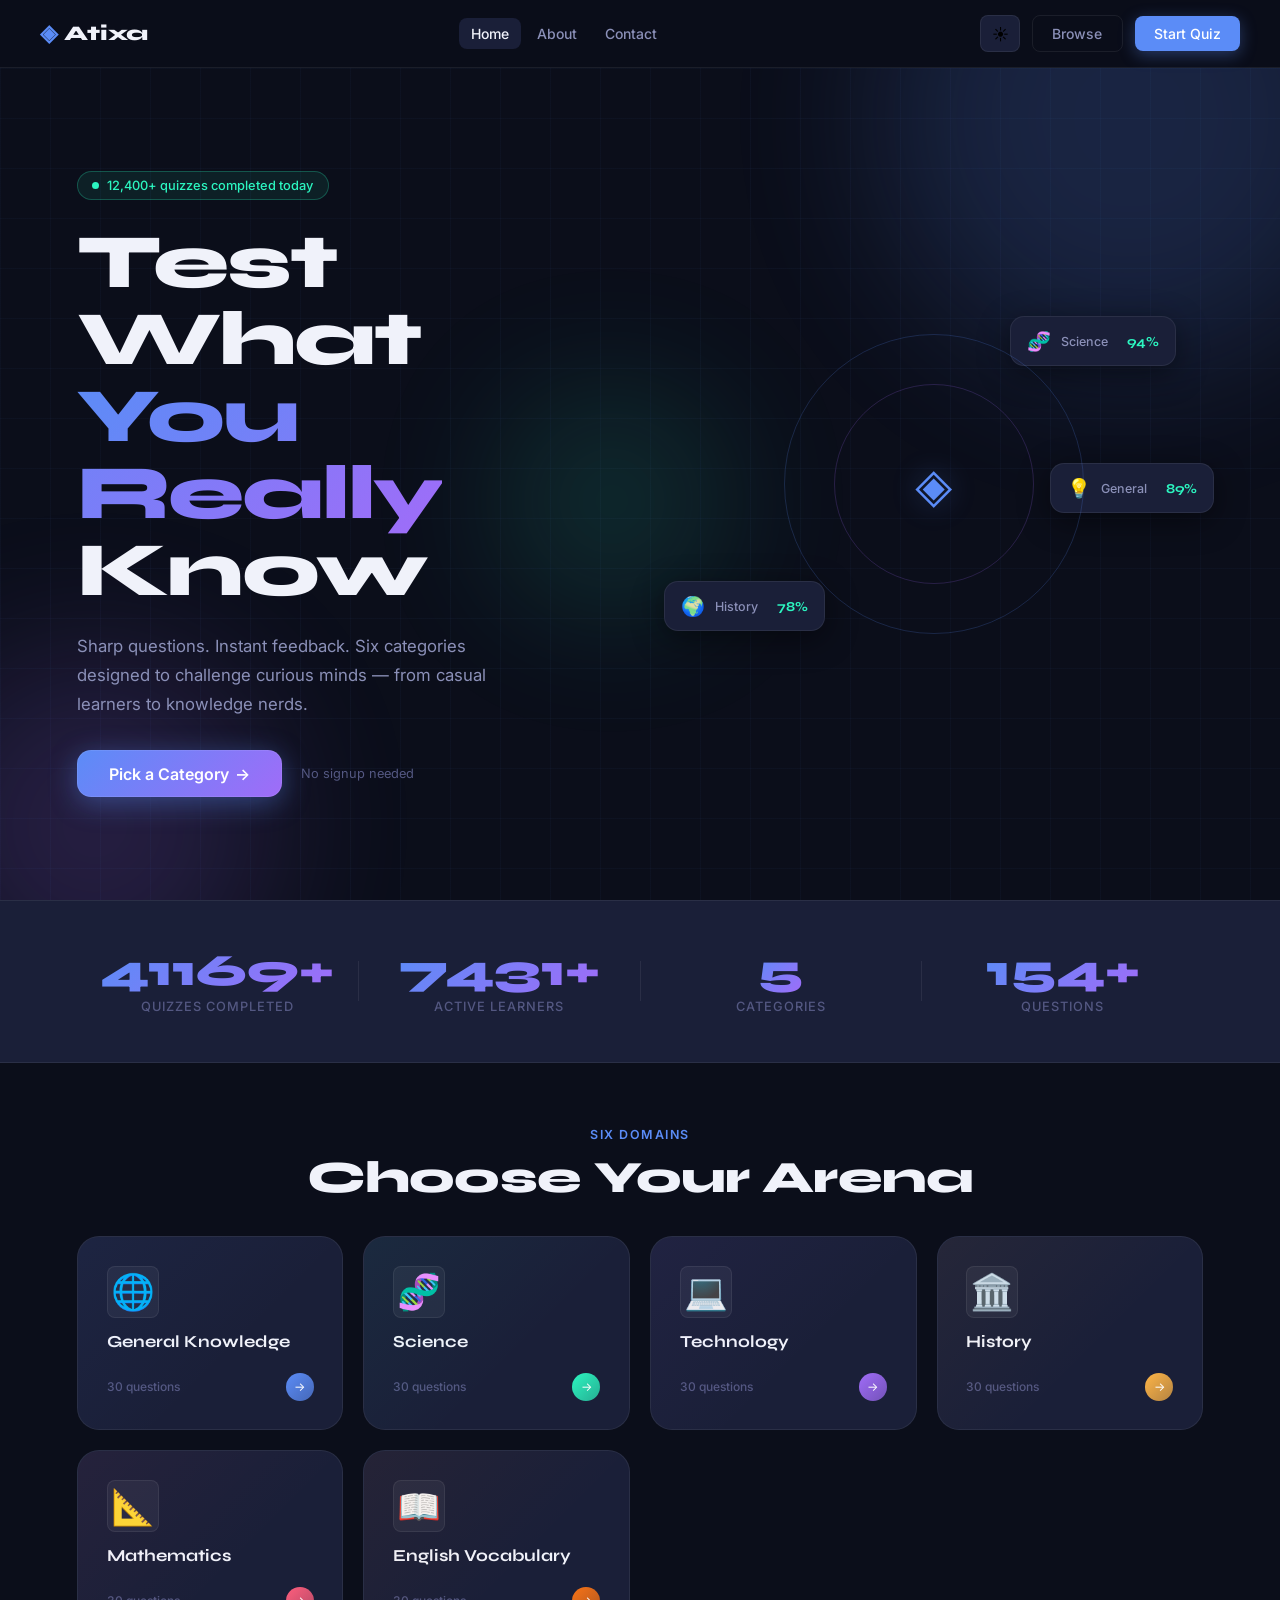
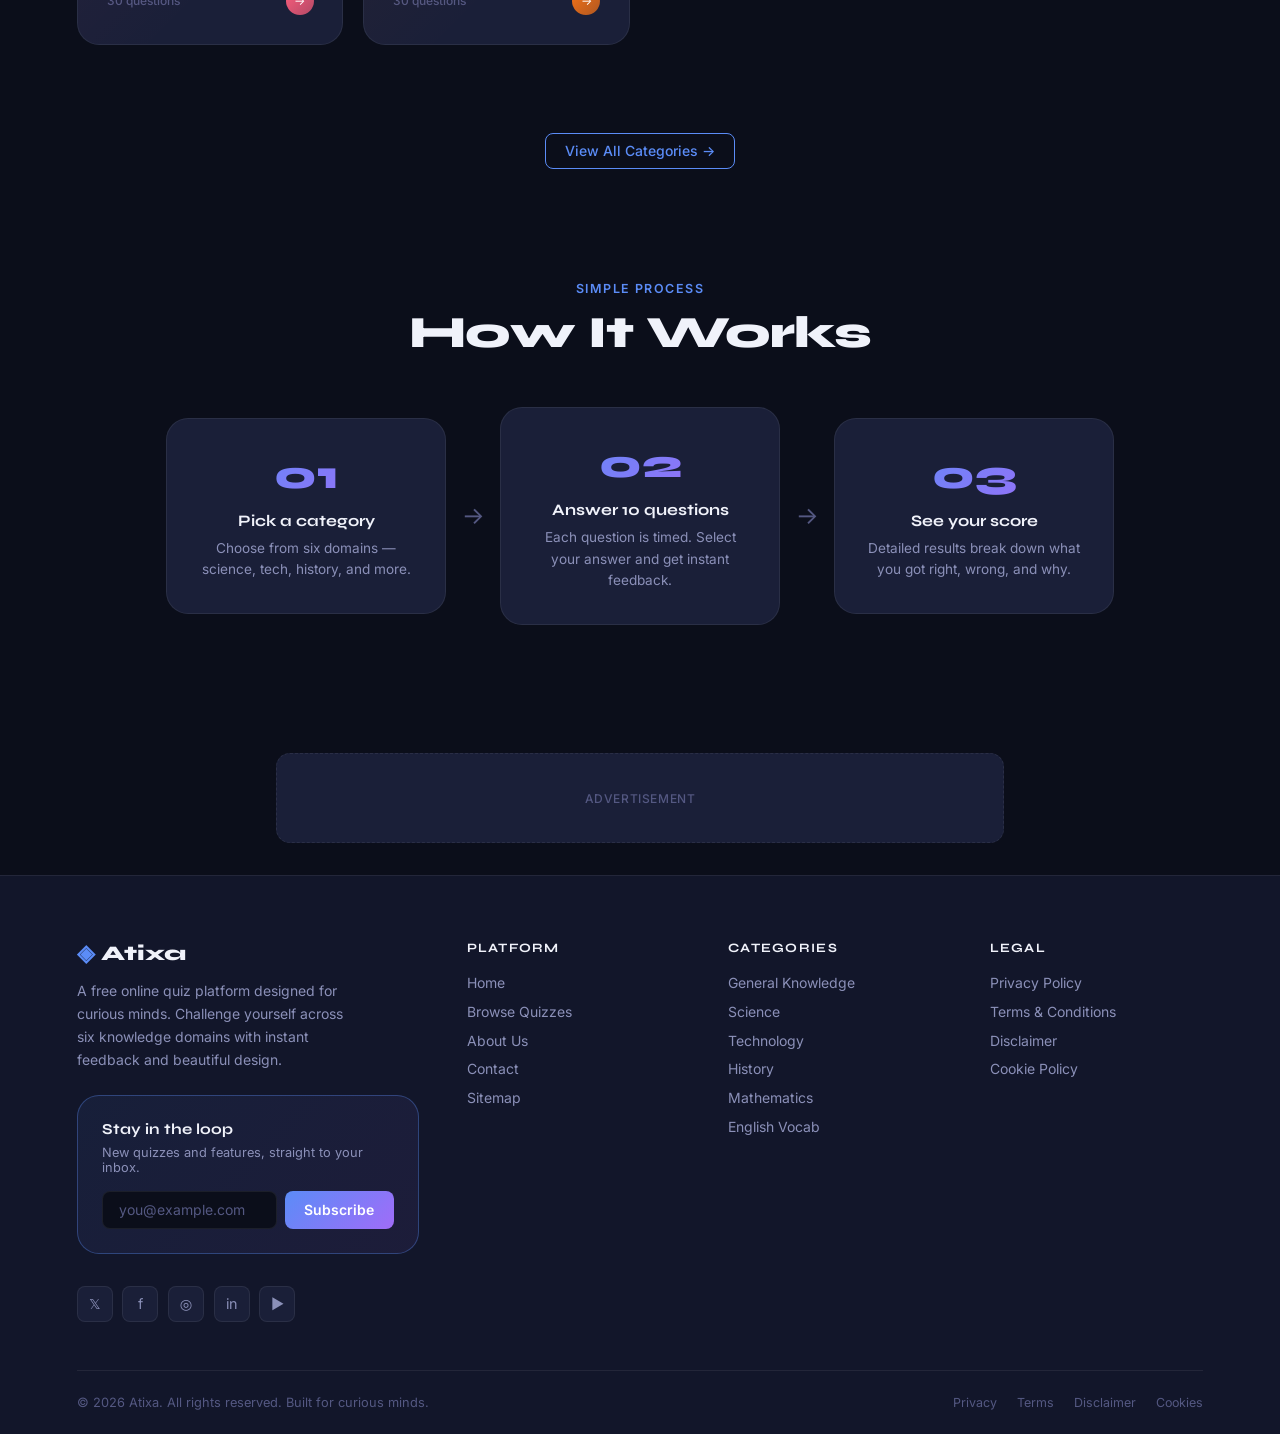
<file: index.html>
<!DOCTYPE html>
<html lang="en" data-theme="dark">
<head>
  <meta charset="UTF-8" />
  <meta name="viewport" content="width=device-width, initial-scale=1.0" />
  <title>Atixa — Test What You Know | Free Online Quiz Platform</title>
  <meta name="description" content="Challenge yourself with Atixa's free online quizzes across General Knowledge, Science, Technology, History, Mathematics, and English. Instant feedback, beautiful design." />
  <meta name="keywords" content="online quiz, free quiz, general knowledge, science quiz, trivia, educational quiz" />
  <meta name="robots" content="index, follow" />
  <link rel="canonical" href="https://atixa.app/" />
  <!-- Open Graph -->
  <meta property="og:type" content="website" />
  <meta property="og:title" content="Atixa — Test What You Know" />
  <meta property="og:description" content="Free online quizzes across 6 categories. Sharp questions, instant feedback, beautiful design." />
  <meta property="og:url" content="https://atixa.app/" />
  <meta property="og:image" content="https://atixa.app/og-image.png" />
  <meta name="twitter:card" content="summary_large_image" />
  <meta name="twitter:title" content="Atixa — Test What You Know" />
  <meta name="twitter:description" content="Free online quizzes across 6 categories." />
  <!-- Schema.org -->
  <script type="application/ld+json">
  {"@context":"https://schema.org","@type":"WebSite","name":"Atixa","url":"https://atixa.app","description":"Free online quiz platform with quizzes across General Knowledge, Science, Technology, History, Mathematics, and English Vocabulary.","potentialAction":{"@type":"SearchAction","target":"https://atixa.app/?q={search_term_string}","query-input":"required name=search_term_string"}}
  </script>
  <link rel="stylesheet" href="style.css" />
  <link rel="preconnect" href="https://fonts.googleapis.com" />
  <link rel="preconnect" href="https://fonts.gstatic.com" crossorigin />
  <link href="https://fonts.googleapis.com/css2?family=Syne:wght@400;600;700;800&family=Inter:wght@300;400;500;600&display=swap" rel="stylesheet" />
</head>
<body>

  <!-- ── NAV ── -->
  <nav class="nav" id="navbar">
    <a class="nav__logo" href="index.html">
      <span class="logo-icon">◈</span> Atixa
    </a>
    <div class="nav__links">
      <a class="nav__link active" href="index.html">Home</a>
      <a class="nav__link" href="about.html">About</a>
      <a class="nav__link" href="contact.html">Contact</a>
    </div>
    <div class="nav__actions">
      <button class="theme-toggle" id="themeToggle" aria-label="Toggle theme">
        <span class="theme-toggle__icon">☀</span>
      </button>
      <button class="btn btn--ghost" onclick="showSection('categories')">Browse</button>
      <button class="btn btn--primary" onclick="showSection('categories')">Start Quiz</button>
    </div>
    <button class="nav__hamburger" id="hamburger" aria-label="Open menu">
      <span></span><span></span><span></span>
    </button>
  </nav>

  <!-- Mobile menu -->
  <div class="mobile-menu" id="mobileMenu">
    <a class="btn btn--ghost" href="index.html">Home</a>
    <a class="btn btn--ghost" href="about.html">About</a>
    <a class="btn btn--ghost" href="contact.html">Contact</a>
    <button class="btn btn--primary" onclick="showSection('categories'); closeMobileMenu()">Start Quiz</button>
  </div>

  <!-- ══════════════════════════════════
       HOME SECTION
  ══════════════════════════════════ -->
  <section class="section section--home active" id="section-home">

    <!-- Hero -->
    <div class="hero" id="home">
      <div class="hero__bg">
        <div class="orb orb--1"></div>
        <div class="orb orb--2"></div>
        <div class="orb orb--3"></div>
        <div class="grid-lines"></div>
      </div>
      <div class="hero__content">
        <div class="hero__badge">
          <span class="pulse-dot"></span> 12,400+ quizzes completed today
        </div>
        <h1 class="hero__headline">
          Test What<br/>
          <em>You Really</em><br/>
          Know
        </h1>
        <p class="hero__sub">
          Sharp questions. Instant feedback. Six categories designed to challenge curious minds — from casual learners to knowledge nerds.
        </p>
        <div class="hero__cta">
          <button class="btn btn--hero" onclick="showSection('categories')">
            Pick a Category
            <span class="btn__arrow">→</span>
          </button>
          <span class="hero__cta-note">No signup needed</span>
        </div>
      </div>
      <div class="hero__visual">
        <div class="floating-card fc--1">
          <span class="fc__emoji">🧬</span>
          <span class="fc__label">Science</span>
          <span class="fc__score">94%</span>
        </div>
        <div class="floating-card fc--2">
          <span class="fc__emoji">🌍</span>
          <span class="fc__label">History</span>
          <span class="fc__score">78%</span>
        </div>
        <div class="floating-card fc--3">
          <span class="fc__emoji">💡</span>
          <span class="fc__label">General</span>
          <span class="fc__score">89%</span>
        </div>
        <div class="hero__ring">
          <div class="ring ring--outer"></div>
          <div class="ring ring--inner"></div>
          <div class="ring__center">◈</div>
        </div>
      </div>
    </div>

    <!-- Stats -->
    <div class="stats">
      <div class="stats__item">
        <span class="stats__num" data-target="48200">0</span>
        <span class="stats__label">Quizzes Completed</span>
      </div>
      <div class="stats__divider"></div>
      <div class="stats__item">
        <span class="stats__num" data-target="8700">0</span>
        <span class="stats__label">Active Learners</span>
      </div>
      <div class="stats__divider"></div>
      <div class="stats__item">
        <span class="stats__num" data-target="6">0</span>
        <span class="stats__label">Categories</span>
      </div>
      <div class="stats__divider"></div>
      <div class="stats__item">
        <span class="stats__num" data-target="180">0</span>
        <span class="stats__label">Questions</span>
      </div>
    </div>

    <!-- Categories preview -->
    <div class="home-cats">
      <div class="section-header">
        <p class="section-header__eyebrow">Six Domains</p>
        <h2 class="section-header__title">Choose Your Arena</h2>
      </div>
      <div class="cat-grid" id="homeCatGrid">
        <!-- injected by JS -->
      </div>
      <div class="home-cats__cta">
        <button class="btn btn--outline" onclick="showSection('categories')">View All Categories →</button>
      </div>
    </div>

    <!-- How it works -->
    <div class="how">
      <div class="section-header">
        <p class="section-header__eyebrow">Simple Process</p>
        <h2 class="section-header__title">How It Works</h2>
      </div>
      <div class="how__steps">
        <div class="how__step">
          <div class="how__step-num">01</div>
          <h3>Pick a category</h3>
          <p>Choose from six domains — science, tech, history, and more.</p>
        </div>
        <div class="how__step-arrow">→</div>
        <div class="how__step">
          <div class="how__step-num">02</div>
          <h3>Answer 10 questions</h3>
          <p>Each question is timed. Select your answer and get instant feedback.</p>
        </div>
        <div class="how__step-arrow">→</div>
        <div class="how__step">
          <div class="how__step-num">03</div>
          <h3>See your score</h3>
          <p>Detailed results break down what you got right, wrong, and why.</p>
        </div>
      </div>
    </div>

    <!-- Ad slot — leaderboard before footer -->
    <div class="ad-slot ad-slot--leaderboard" aria-label="Advertisement">Advertisement</div>

    <!-- Mega Footer -->
    <footer class="site-footer">
      <div class="site-footer__top">
        <div class="site-footer__brand">
          <a class="site-footer__logo" href="index.html"><span class="logo-icon">◈</span> Atixa</a>
          <p class="site-footer__tagline">A free online quiz platform designed for curious minds. Challenge yourself across six knowledge domains with instant feedback and beautiful design.</p>
          <div class="newsletter">
            <div class="newsletter__title">Stay in the loop</div>
            <div class="newsletter__sub">New quizzes and features, straight to your inbox.</div>
            <div class="newsletter__form">
              <input type="email" class="newsletter__input" placeholder="you@example.com" aria-label="Email address" />
              <button class="newsletter__btn" type="button">Subscribe</button>
            </div>
          </div>
          <div class="social-links">
            <a class="social-link" href="#" aria-label="Twitter / X">𝕏</a>
            <a class="social-link" href="#" aria-label="Facebook">f</a>
            <a class="social-link" href="#" aria-label="Instagram">◎</a>
            <a class="social-link" href="#" aria-label="LinkedIn">in</a>
            <a class="social-link" href="#" aria-label="YouTube">▶</a>
          </div>
        </div>
        <div>
          <div class="site-footer__col-title">Platform</div>
          <ul class="site-footer__links">
            <li><a href="index.html">Home</a></li>
            <li><a href="index.html" onclick="event.preventDefault();showSection('categories')">Browse Quizzes</a></li>
            <li><a href="about.html">About Us</a></li>
            <li><a href="contact.html">Contact</a></li>
            <li><a href="sitemap.html">Sitemap</a></li>
          </ul>
        </div>
        <div>
          <div class="site-footer__col-title">Categories</div>
          <ul class="site-footer__links">
            <li><a href="index.html" onclick="event.preventDefault();startQuiz('general')">General Knowledge</a></li>
            <li><a href="index.html" onclick="event.preventDefault();startQuiz('science')">Science</a></li>
            <li><a href="index.html" onclick="event.preventDefault();startQuiz('technology')">Technology</a></li>
            <li><a href="index.html" onclick="event.preventDefault();startQuiz('history')">History</a></li>
            <li><a href="index.html" onclick="event.preventDefault();startQuiz('mathematics')">Mathematics</a></li>
            <li><a href="index.html" onclick="event.preventDefault();startQuiz('english')">English Vocab</a></li>
          </ul>
        </div>
        <div>
          <div class="site-footer__col-title">Legal</div>
          <ul class="site-footer__links">
            <li><a href="privacy.html">Privacy Policy</a></li>
            <li><a href="terms.html">Terms &amp; Conditions</a></li>
            <li><a href="disclaimer.html">Disclaimer</a></li>
            <li><a href="cookies.html">Cookie Policy</a></li>
          </ul>
        </div>
      </div>
      <div class="site-footer__bottom">
        <p class="site-footer__copy">© 2026 Atixa. All rights reserved. Built for curious minds.</p>
        <nav class="site-footer__legal" aria-label="Legal links">
          <a href="privacy.html">Privacy</a>
          <a href="terms.html">Terms</a>
          <a href="disclaimer.html">Disclaimer</a>
          <a href="cookies.html">Cookies</a>
        </nav>
      </div>
    </footer>

  </section>

  <!-- ══════════════════════════════════
       CATEGORIES SECTION
  ══════════════════════════════════ -->
  <section class="section" id="section-categories">
    <div class="page-header">
      <button class="btn btn--back" onclick="showSection('home')">← Back</button>
      <div>
        <h1 class="page-header__title">Choose Your Category</h1>
        <p class="page-header__sub">30 questions per category, 20 seconds each</p>
      </div>
    </div>
    <div class="cat-grid cat-grid--full" id="fullCatGrid">
      <!-- injected by JS -->
    </div>
  </section>

  <!-- ══════════════════════════════════
       QUIZ SECTION
  ══════════════════════════════════ -->
  <section class="section" id="section-quiz">
    <div class="quiz-wrap">

      <!-- Quiz Header -->
      <div class="quiz-header">
        <button class="btn btn--back btn--sm" onclick="confirmExit()">✕ Exit</button>
        <div class="quiz-meta">
          <span class="quiz-cat-badge" id="quizCatBadge"></span>
          <span class="quiz-counter" id="questionCounter">Question 1 of 10</span>
        </div>
        <div class="quiz-timer" id="quizTimer">
          <span class="timer-icon">⏱</span>
          <span id="timerDisplay">20</span>
        </div>
      </div>

      <!-- Progress bar -->
      <div class="progress-bar-wrap">
        <div class="progress-bar" id="progressBar" style="width:0%"></div>
        <div class="progress-glow" id="progressGlow" style="width:0%"></div>
      </div>

      <!-- Question card -->
      <div class="question-card" id="questionCard">
        <p class="question-num" id="questionNum">01</p>
        <h2 class="question-text" id="questionText">Loading question…</h2>
        <div class="options-grid" id="optionsGrid">
          <!-- injected by JS -->
        </div>
      </div>

      <!-- Navigation -->
      <div class="quiz-nav">
        <button class="btn btn--nav" id="prevBtn" onclick="prevQuestion()" disabled>← Prev</button>
        <div class="quiz-dots" id="quizDots"></div>
        <button class="btn btn--nav btn--nav-next" id="nextBtn" onclick="nextQuestion()">Next →</button>
      </div>

    </div>
  </section>

  <!-- ══════════════════════════════════
       RESULTS SECTION
  ══════════════════════════════════ -->
  <section class="section" id="section-results">
    <div class="results-wrap">

      <div class="results-top">
        <div class="results-score-ring">
          <svg class="score-svg" viewBox="0 0 120 120">
            <circle class="score-track" cx="60" cy="60" r="52"/>
            <circle class="score-fill" id="scoreFill" cx="60" cy="60" r="52"
              stroke-dasharray="327" stroke-dashoffset="327"/>
          </svg>
          <div class="results-score-inner">
            <span class="results-pct" id="resultsPct">0%</span>
            <span class="results-label">score</span>
          </div>
        </div>

        <div class="results-summary">
          <div class="results-message" id="resultsMessage">Loading…</div>
          <div class="results-stats">
            <div class="results-stat results-stat--correct">
              <span class="results-stat__num" id="correctCount">0</span>
              <span class="results-stat__label">Correct</span>
            </div>
            <div class="results-stat results-stat--wrong">
              <span class="results-stat__num" id="wrongCount">0</span>
              <span class="results-stat__label">Wrong</span>
            </div>
            <div class="results-stat results-stat--time">
              <span class="results-stat__num" id="avgTime">0s</span>
              <span class="results-stat__label">Avg. Time</span>
            </div>
          </div>
          <div class="results-actions">
            <button class="btn btn--primary" id="restartBtn" onclick="restartQuiz()">Try Again</button>
            <button class="btn btn--outline" onclick="showSection('categories')">New Category</button>
            <button class="btn btn--ghost" onclick="shareResults()">Share →</button>
          </div>
        </div>
      </div>

      <!-- Answer review -->
      <div class="review-section">
        <h3 class="review-title">Answer Review</h3>
        <div class="review-list" id="reviewList">
          <!-- injected by JS -->
        </div>
      </div>

    </div>
  </section>

  <!-- ── OVERLAYS ── -->
  <div class="overlay" id="exitOverlay">
    <div class="overlay__card">
      <h3>Leave this quiz?</h3>
      <p>Your progress will be lost.</p>
      <div class="overlay__actions">
        <button class="btn btn--outline" onclick="closeOverlay()">Keep Going</button>
        <button class="btn btn--danger" onclick="exitQuiz()">Exit Quiz</button>
      </div>
    </div>
  </div>

  <!-- Burst particles container -->
  <div id="burstContainer" aria-hidden="true"></div>

  <script src="script.js"></script>
</body>
</html>
</file>
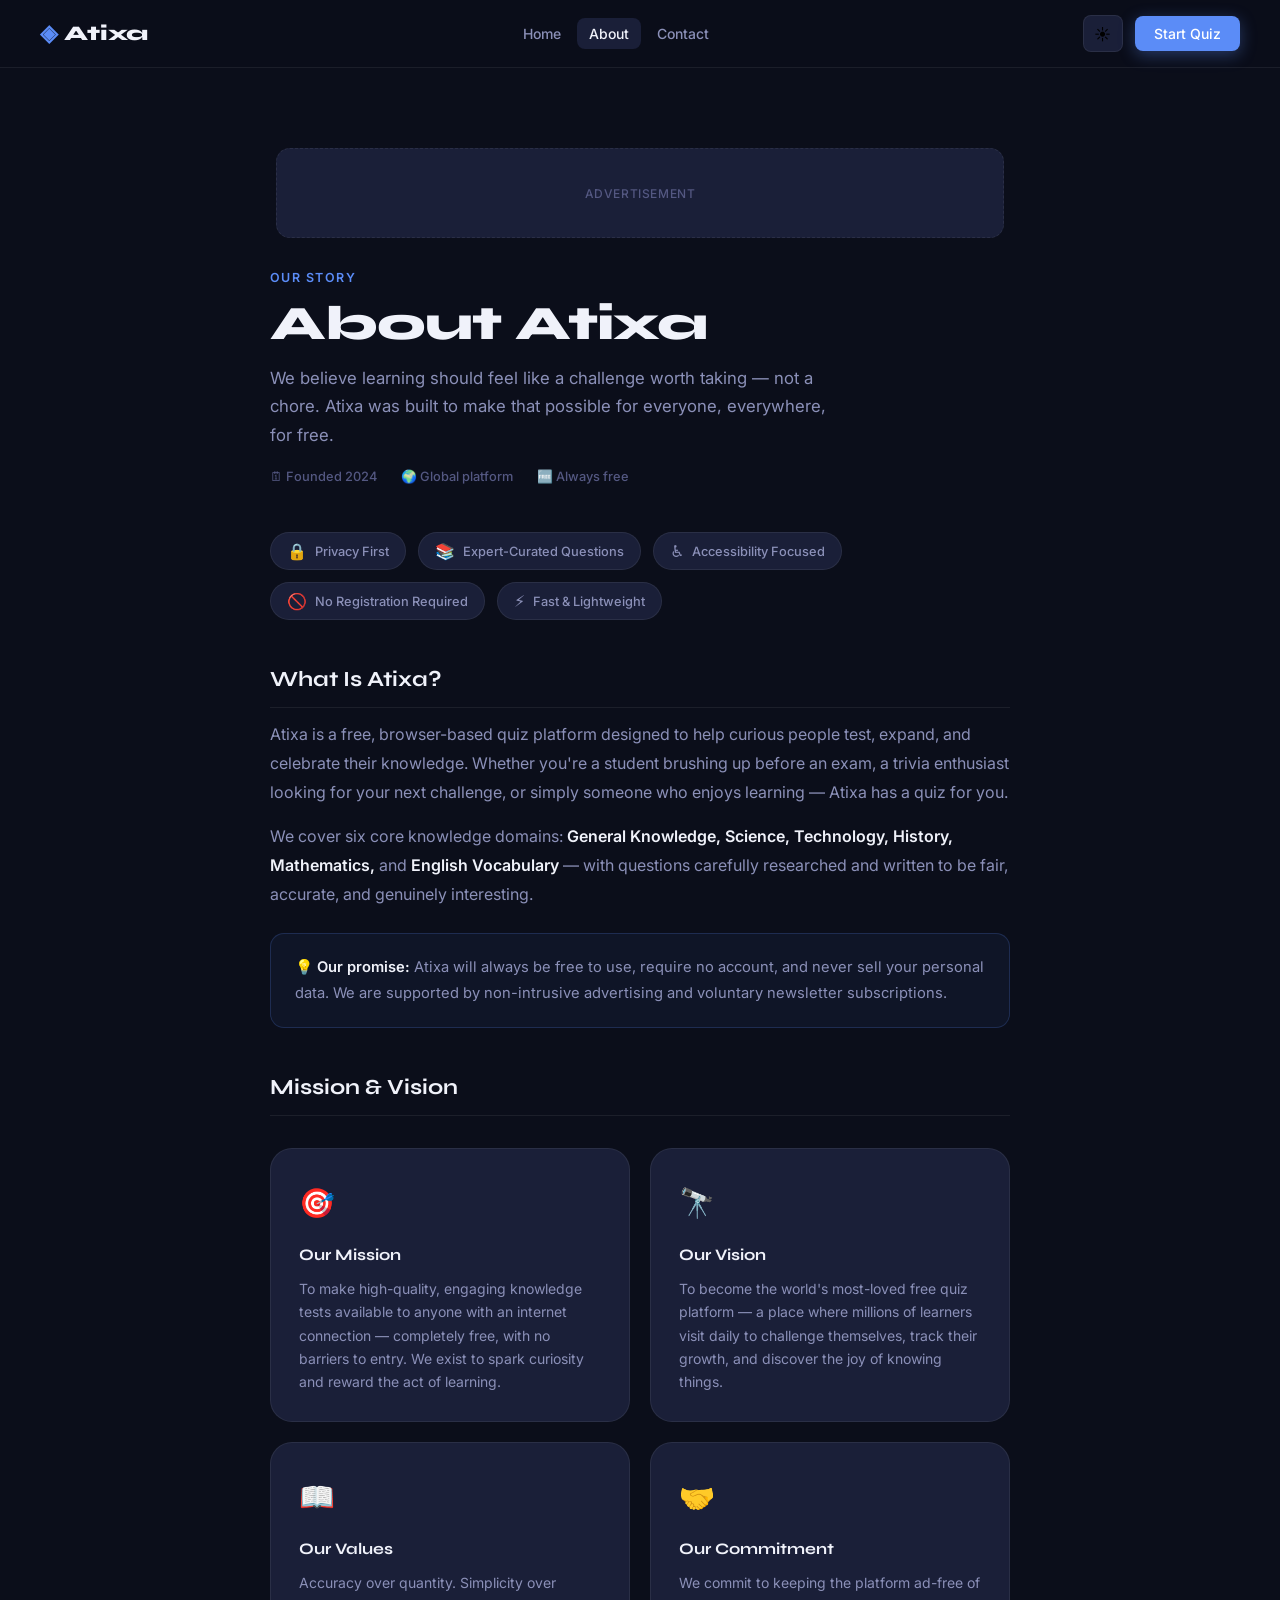
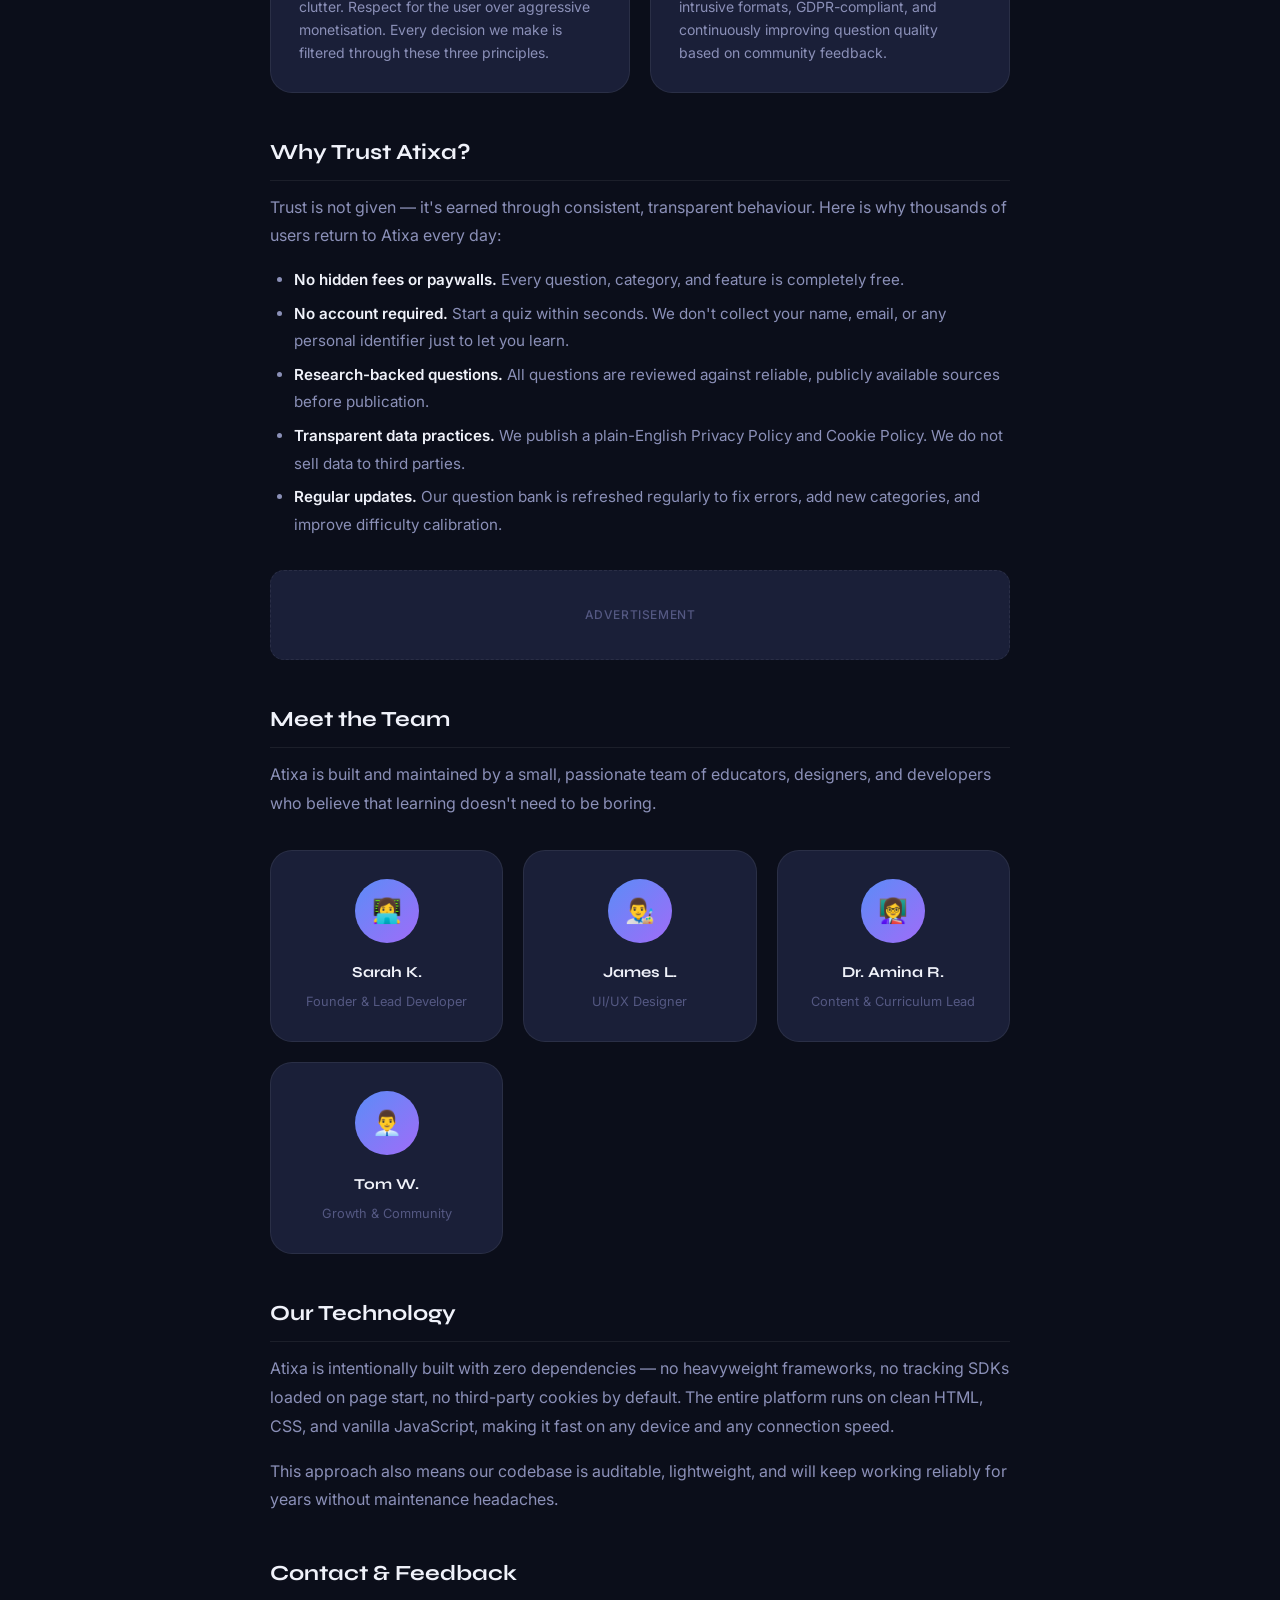
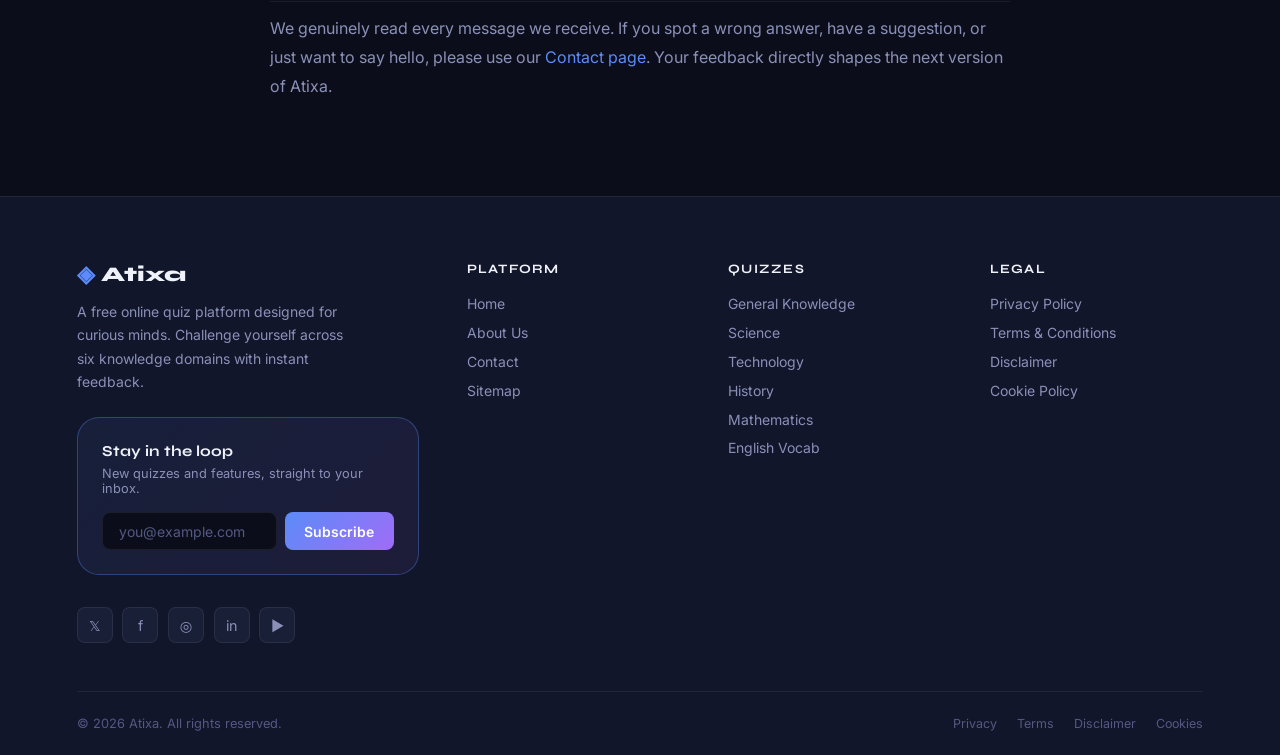
<file: about.html>
<!DOCTYPE html>
<html lang="en" data-theme="dark">
<head>
  <meta charset="UTF-8" />
  <meta name="viewport" content="width=device-width, initial-scale=1.0" />
  <title>About Us — Atixa | Free Online Quiz Platform</title>
  <meta name="description" content="Learn about Atixa's mission to make learning fun and accessible through beautifully designed, free online quizzes across six knowledge categories." />
  <meta name="robots" content="index, follow" />
  <link rel="canonical" href="https://atixa.app/about.html" />
  <meta property="og:type" content="website" />
  <meta property="og:title" content="About Atixa — Our Mission & Story" />
  <meta property="og:description" content="Learn about Atixa's mission to make learning fun and accessible through free online quizzes." />
  <meta property="og:url" content="https://atixa.app/about.html" />
  <script type="application/ld+json">
  {"@context":"https://schema.org","@type":"Organization","name":"Atixa","url":"https://atixa.app","description":"Free online quiz platform","sameAs":["https://twitter.com/atixa","https://facebook.com/atixa"]}
  </script>
  <link rel="stylesheet" href="style.css" />
  <link rel="preconnect" href="https://fonts.googleapis.com" />
  <link rel="preconnect" href="https://fonts.gstatic.com" crossorigin />
  <link href="https://fonts.googleapis.com/css2?family=Syne:wght@400;600;700;800&family=Inter:wght@300;400;500;600&display=swap" rel="stylesheet" />
</head>
<body>

  <nav class="nav" id="navbar">
    <a class="nav__logo" href="index.html"><span class="logo-icon">◈</span> Atixa</a>
    <div class="nav__links">
      <a class="nav__link" href="index.html">Home</a>
      <a class="nav__link active" href="about.html">About</a>
      <a class="nav__link" href="contact.html">Contact</a>
    </div>
    <div class="nav__actions">
      <button class="theme-toggle" id="themeToggle" aria-label="Toggle theme"><span class="theme-toggle__icon">☀</span></button>
      <a class="btn btn--primary" href="index.html">Start Quiz</a>
    </div>
    <button class="nav__hamburger" id="hamburger" aria-label="Open menu"><span></span><span></span><span></span></button>
  </nav>
  <div class="mobile-menu" id="mobileMenu">
    <a class="btn btn--ghost" href="index.html">Home</a>
    <a class="btn btn--ghost" href="about.html">About</a>
    <a class="btn btn--ghost" href="contact.html">Contact</a>
    <a class="btn btn--primary" href="index.html">Start Quiz</a>
  </div>

  <main>
    <div class="static-page">

      <!-- Ad slot top -->
      <div class="ad-slot ad-slot--leaderboard" aria-label="Advertisement">Advertisement</div>

      <header class="static-hero">
        <p class="static-hero__eyebrow">Our Story</p>
        <h1 class="static-hero__title">About Atixa</h1>
        <p class="static-hero__sub">We believe learning should feel like a challenge worth taking — not a chore. Atixa was built to make that possible for everyone, everywhere, for free.</p>
        <div class="static-hero__meta">
          <span>🗓 Founded 2024</span>
          <span>🌍 Global platform</span>
          <span>🆓 Always free</span>
        </div>
      </header>

      <!-- Trust badges -->
      <div class="trust-badges">
        <div class="trust-badge"><span class="trust-badge__icon">🔒</span> Privacy First</div>
        <div class="trust-badge"><span class="trust-badge__icon">📚</span> Expert-Curated Questions</div>
        <div class="trust-badge"><span class="trust-badge__icon">♿</span> Accessibility Focused</div>
        <div class="trust-badge"><span class="trust-badge__icon">🚫</span> No Registration Required</div>
        <div class="trust-badge"><span class="trust-badge__icon">⚡</span> Fast & Lightweight</div>
      </div>

      <div class="prose">

        <h2>What Is Atixa?</h2>
        <p>Atixa is a free, browser-based quiz platform designed to help curious people test, expand, and celebrate their knowledge. Whether you're a student brushing up before an exam, a trivia enthusiast looking for your next challenge, or simply someone who enjoys learning — Atixa has a quiz for you.</p>
        <p>We cover six core knowledge domains: <strong>General Knowledge, Science, Technology, History, Mathematics,</strong> and <strong>English Vocabulary</strong> — with questions carefully researched and written to be fair, accurate, and genuinely interesting.</p>

        <div class="highlight-box">
          <p>💡 <strong>Our promise:</strong> Atixa will always be free to use, require no account, and never sell your personal data. We are supported by non-intrusive advertising and voluntary newsletter subscriptions.</p>
        </div>

        <h2>Mission &amp; Vision</h2>
        <div class="mission-grid">
          <div class="mission-card">
            <div class="mission-card__icon">🎯</div>
            <div class="mission-card__title">Our Mission</div>
            <div class="mission-card__body">To make high-quality, engaging knowledge tests available to anyone with an internet connection — completely free, with no barriers to entry. We exist to spark curiosity and reward the act of learning.</div>
          </div>
          <div class="mission-card">
            <div class="mission-card__icon">🔭</div>
            <div class="mission-card__title">Our Vision</div>
            <div class="mission-card__body">To become the world's most-loved free quiz platform — a place where millions of learners visit daily to challenge themselves, track their growth, and discover the joy of knowing things.</div>
          </div>
          <div class="mission-card">
            <div class="mission-card__icon">📖</div>
            <div class="mission-card__title">Our Values</div>
            <div class="mission-card__body">Accuracy over quantity. Simplicity over clutter. Respect for the user over aggressive monetisation. Every decision we make is filtered through these three principles.</div>
          </div>
          <div class="mission-card">
            <div class="mission-card__icon">🤝</div>
            <div class="mission-card__title">Our Commitment</div>
            <div class="mission-card__body">We commit to keeping the platform ad-free of intrusive formats, GDPR-compliant, and continuously improving question quality based on community feedback.</div>
          </div>
        </div>

        <h2>Why Trust Atixa?</h2>
        <p>Trust is not given — it's earned through consistent, transparent behaviour. Here is why thousands of users return to Atixa every day:</p>
        <ul>
          <li><strong>No hidden fees or paywalls.</strong> Every question, category, and feature is completely free.</li>
          <li><strong>No account required.</strong> Start a quiz within seconds. We don't collect your name, email, or any personal identifier just to let you learn.</li>
          <li><strong>Research-backed questions.</strong> All questions are reviewed against reliable, publicly available sources before publication.</li>
          <li><strong>Transparent data practices.</strong> We publish a plain-English Privacy Policy and Cookie Policy. We do not sell data to third parties.</li>
          <li><strong>Regular updates.</strong> Our question bank is refreshed regularly to fix errors, add new categories, and improve difficulty calibration.</li>
        </ul>

        <!-- Mid-page ad slot -->
        <div class="ad-slot ad-slot--banner" aria-label="Advertisement">Advertisement</div>

        <h2>Meet the Team</h2>
        <p>Atixa is built and maintained by a small, passionate team of educators, designers, and developers who believe that learning doesn't need to be boring.</p>

        <div class="team-grid">
          <div class="team-card">
            <div class="team-card__avatar">👩‍💻</div>
            <div class="team-card__name">Sarah K.</div>
            <div class="team-card__role">Founder & Lead Developer</div>
          </div>
          <div class="team-card">
            <div class="team-card__avatar">👨‍🎨</div>
            <div class="team-card__name">James L.</div>
            <div class="team-card__role">UI/UX Designer</div>
          </div>
          <div class="team-card">
            <div class="team-card__avatar">👩‍🏫</div>
            <div class="team-card__name">Dr. Amina R.</div>
            <div class="team-card__role">Content & Curriculum Lead</div>
          </div>
          <div class="team-card">
            <div class="team-card__avatar">👨‍💼</div>
            <div class="team-card__name">Tom W.</div>
            <div class="team-card__role">Growth & Community</div>
          </div>
        </div>

        <h2>Our Technology</h2>
        <p>Atixa is intentionally built with zero dependencies — no heavyweight frameworks, no tracking SDKs loaded on page start, no third-party cookies by default. The entire platform runs on clean HTML, CSS, and vanilla JavaScript, making it fast on any device and any connection speed.</p>
        <p>This approach also means our codebase is auditable, lightweight, and will keep working reliably for years without maintenance headaches.</p>

        <h2>Contact &amp; Feedback</h2>
        <p>We genuinely read every message we receive. If you spot a wrong answer, have a suggestion, or just want to say hello, please use our <a href="contact.html">Contact page</a>. Your feedback directly shapes the next version of Atixa.</p>

      </div>

    </div>
  </main>

  <!-- Mega Footer -->
  <footer class="site-footer">
    <div class="site-footer__top">
      <div class="site-footer__brand">
        <a class="site-footer__logo" href="index.html"><span class="logo-icon">◈</span> Atixa</a>
        <p class="site-footer__tagline">A free online quiz platform designed for curious minds. Challenge yourself across six knowledge domains with instant feedback.</p>
        <div class="newsletter">
          <div class="newsletter__title">Stay in the loop</div>
          <div class="newsletter__sub">New quizzes and features, straight to your inbox.</div>
          <div class="newsletter__form">
            <input type="email" class="newsletter__input" placeholder="you@example.com" aria-label="Email address" />
            <button class="newsletter__btn" type="button">Subscribe</button>
          </div>
        </div>
        <div class="social-links">
          <a class="social-link" href="#" aria-label="Twitter">𝕏</a>
          <a class="social-link" href="#" aria-label="Facebook">f</a>
          <a class="social-link" href="#" aria-label="Instagram">◎</a>
          <a class="social-link" href="#" aria-label="LinkedIn">in</a>
          <a class="social-link" href="#" aria-label="YouTube">▶</a>
        </div>
      </div>
      <div>
        <div class="site-footer__col-title">Platform</div>
        <ul class="site-footer__links">
          <li><a href="index.html">Home</a></li>
          <li><a href="about.html">About Us</a></li>
          <li><a href="contact.html">Contact</a></li>
          <li><a href="sitemap.html">Sitemap</a></li>
        </ul>
      </div>
      <div>
        <div class="site-footer__col-title">Quizzes</div>
        <ul class="site-footer__links">
          <li><a href="index.html">General Knowledge</a></li>
          <li><a href="index.html">Science</a></li>
          <li><a href="index.html">Technology</a></li>
          <li><a href="index.html">History</a></li>
          <li><a href="index.html">Mathematics</a></li>
          <li><a href="index.html">English Vocab</a></li>
        </ul>
      </div>
      <div>
        <div class="site-footer__col-title">Legal</div>
        <ul class="site-footer__links">
          <li><a href="privacy.html">Privacy Policy</a></li>
          <li><a href="terms.html">Terms &amp; Conditions</a></li>
          <li><a href="disclaimer.html">Disclaimer</a></li>
          <li><a href="cookies.html">Cookie Policy</a></li>
        </ul>
      </div>
    </div>
    <div class="site-footer__bottom">
      <p class="site-footer__copy">© 2026 Atixa. All rights reserved.</p>
      <nav class="site-footer__legal" aria-label="Legal links">
        <a href="privacy.html">Privacy</a>
        <a href="terms.html">Terms</a>
        <a href="disclaimer.html">Disclaimer</a>
        <a href="cookies.html">Cookies</a>
      </nav>
    </div>
  </footer>

  <script src="script.js"></script>
</body>
</html>
</file>
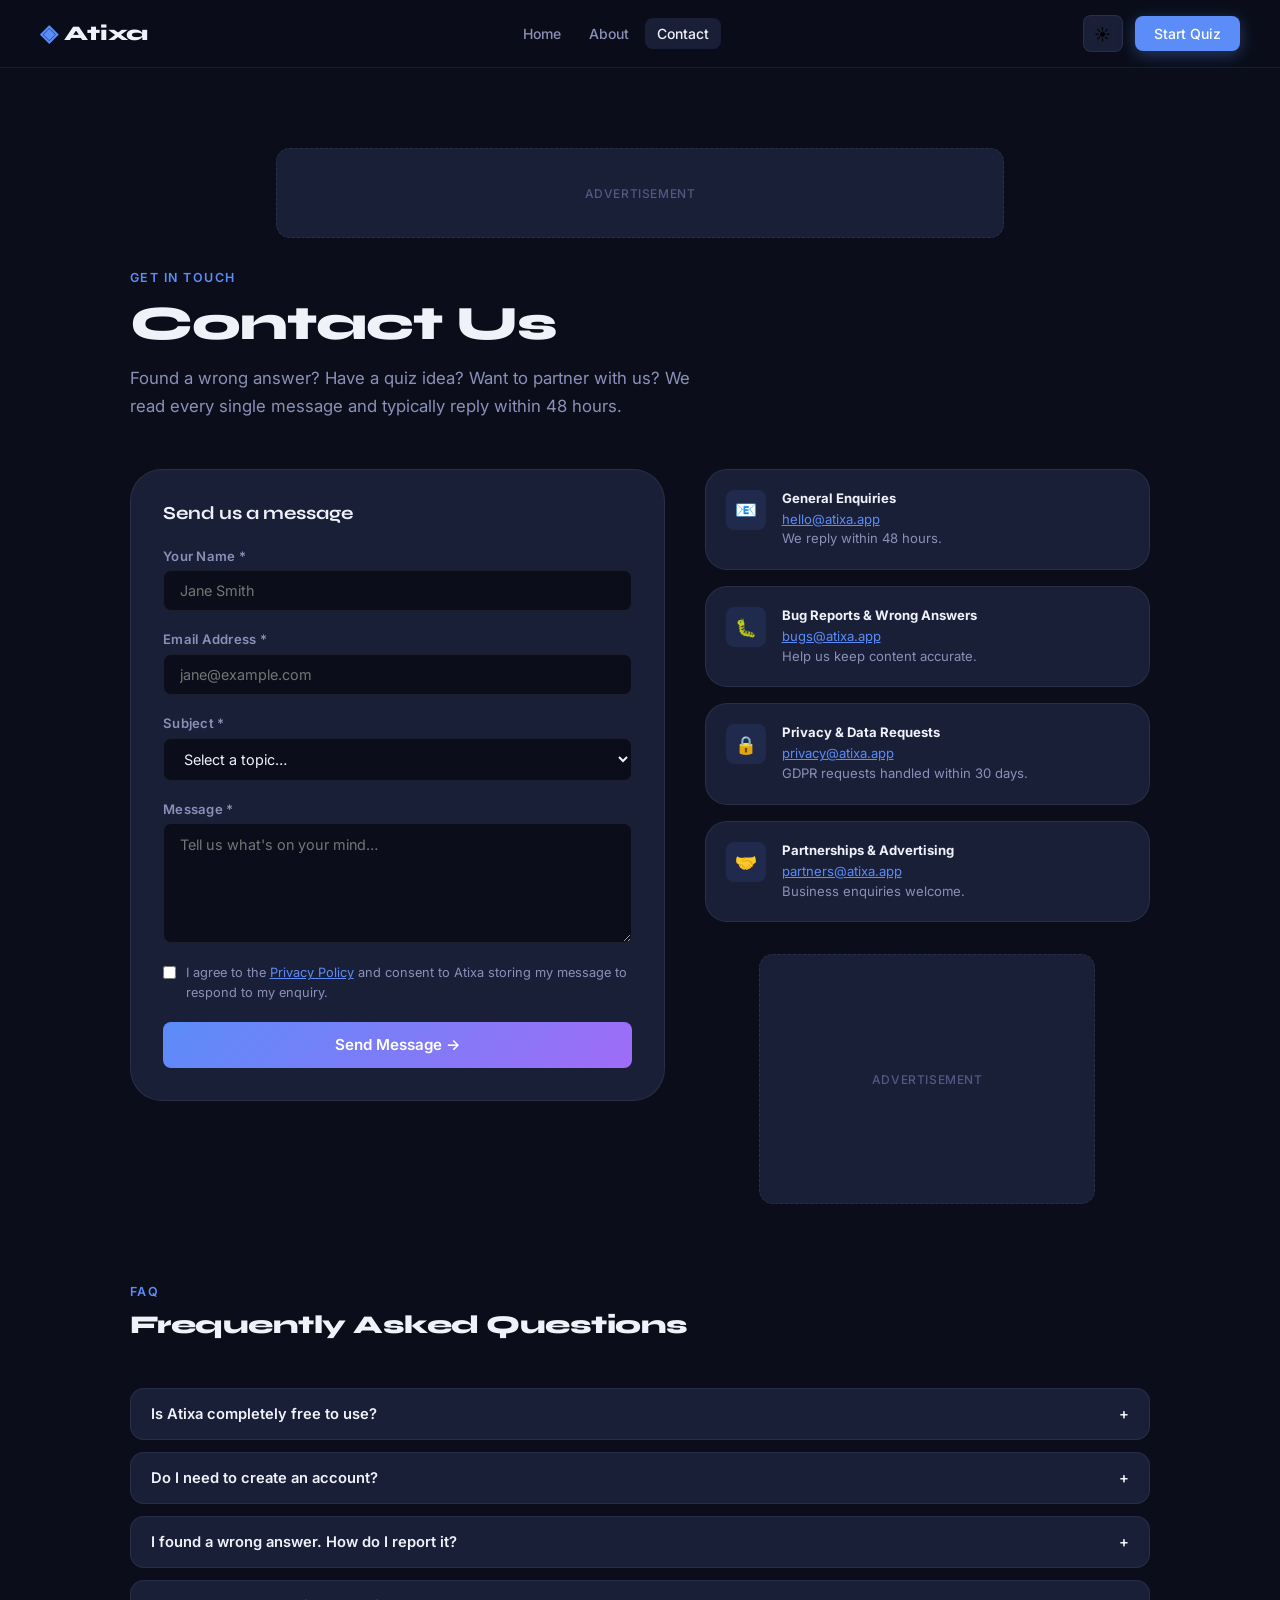
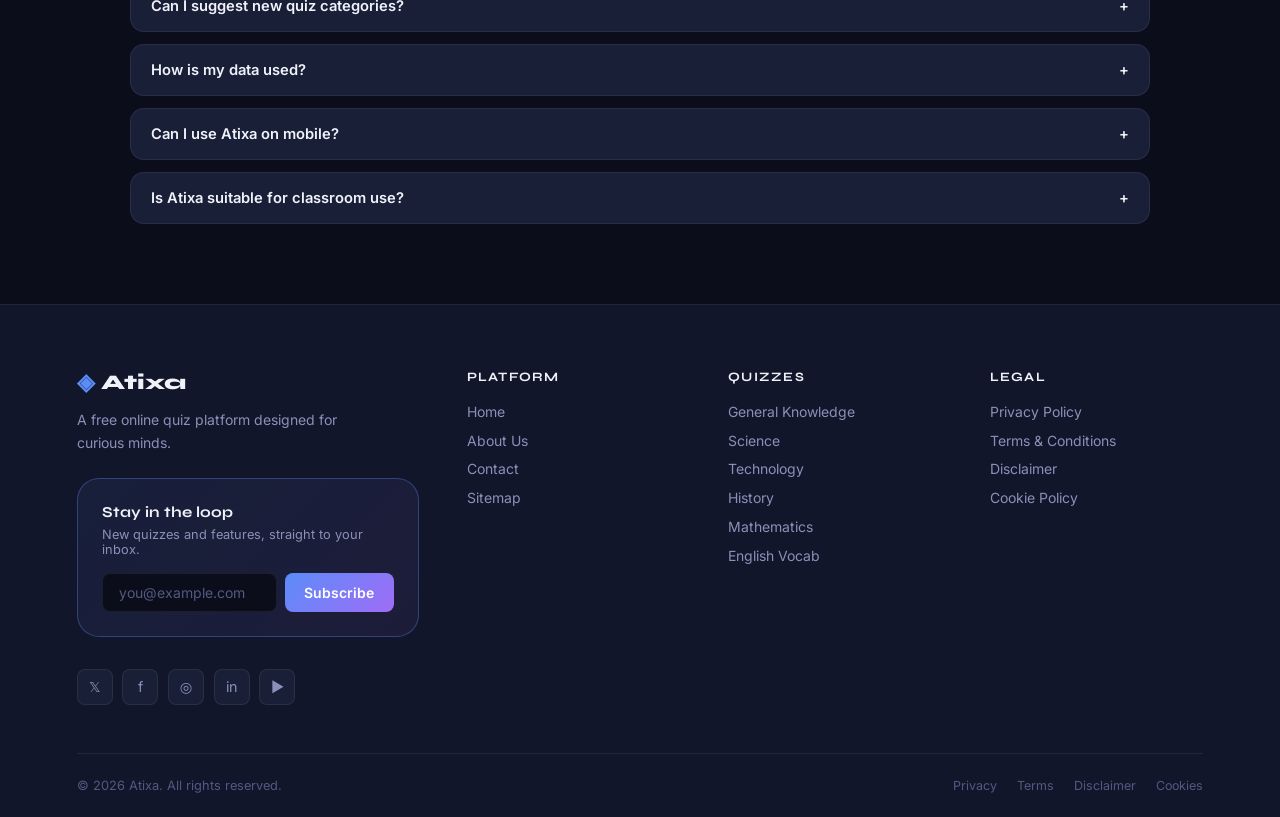
<file: contact.html>
<!DOCTYPE html>
<html lang="en" data-theme="dark">
<head>
  <meta charset="UTF-8" />
  <meta name="viewport" content="width=device-width, initial-scale=1.0" />
  <title>Contact Us — Atixa</title>
  <meta name="description" content="Get in touch with the Atixa team. Report errors, suggest quiz categories, or just say hello. We read every message." />
  <meta name="robots" content="index, follow" />
  <link rel="canonical" href="https://atixa.app/contact.html" />
  <meta property="og:title" content="Contact Atixa" />
  <meta property="og:description" content="Get in touch with the Atixa team. We read every message." />
  <meta property="og:url" content="https://atixa.app/contact.html" />
  <script type="application/ld+json">
  {"@context":"https://schema.org","@type":"ContactPage","name":"Contact Atixa","url":"https://atixa.app/contact.html","description":"Contact the Atixa team"}
  </script>
  <link rel="stylesheet" href="style.css" />
  <link rel="preconnect" href="https://fonts.googleapis.com" />
  <link rel="preconnect" href="https://fonts.gstatic.com" crossorigin />
  <link href="https://fonts.googleapis.com/css2?family=Syne:wght@400;600;700;800&family=Inter:wght@300;400;500;600&display=swap" rel="stylesheet" />
</head>
<body>

  <nav class="nav" id="navbar">
    <a class="nav__logo" href="index.html"><span class="logo-icon">◈</span> Atixa</a>
    <div class="nav__links">
      <a class="nav__link" href="index.html">Home</a>
      <a class="nav__link" href="about.html">About</a>
      <a class="nav__link active" href="contact.html">Contact</a>
    </div>
    <div class="nav__actions">
      <button class="theme-toggle" id="themeToggle" aria-label="Toggle theme"><span class="theme-toggle__icon">☀</span></button>
      <a class="btn btn--primary" href="index.html">Start Quiz</a>
    </div>
    <button class="nav__hamburger" id="hamburger" aria-label="Open menu"><span></span><span></span><span></span></button>
  </nav>
  <div class="mobile-menu" id="mobileMenu">
    <a class="btn btn--ghost" href="index.html">Home</a>
    <a class="btn btn--ghost" href="about.html">About</a>
    <a class="btn btn--ghost" href="contact.html">Contact</a>
    <a class="btn btn--primary" href="index.html">Start Quiz</a>
  </div>

  <main>
    <div class="static-page static-page--wide">

      <div class="ad-slot ad-slot--leaderboard" aria-label="Advertisement">Advertisement</div>

      <header class="static-hero">
        <p class="static-hero__eyebrow">Get in Touch</p>
        <h1 class="static-hero__title">Contact Us</h1>
        <p class="static-hero__sub">Found a wrong answer? Have a quiz idea? Want to partner with us? We read every single message and typically reply within 48 hours.</p>
      </header>

      <div class="contact-grid">

        <!-- Contact Form -->
        <div class="contact-form-card">
          <h2 style="font-family:'Syne',sans-serif;font-size:1.15rem;font-weight:700;color:var(--text-1);margin-bottom:1.5rem;">Send us a message</h2>
          <div id="contactFormWrap">
            <div class="form-group">
              <label class="form-label" for="contactName">Your Name *</label>
              <input class="form-input" type="text" id="contactName" name="name" placeholder="Jane Smith" required autocomplete="name" />
            </div>
            <div class="form-group">
              <label class="form-label" for="contactEmail">Email Address *</label>
              <input class="form-input" type="email" id="contactEmail" name="email" placeholder="jane@example.com" required autocomplete="email" />
            </div>
            <div class="form-group">
              <label class="form-label" for="contactSubject">Subject *</label>
              <select class="form-select" id="contactSubject" name="subject" required>
                <option value="" disabled selected>Select a topic…</option>
                <option value="wrong-answer">Report a wrong answer</option>
                <option value="suggestion">Suggest a new category</option>
                <option value="bug">Report a bug or issue</option>
                <option value="partnership">Business or partnership enquiry</option>
                <option value="privacy">Privacy or data request</option>
                <option value="other">Other</option>
              </select>
            </div>
            <div class="form-group">
              <label class="form-label" for="contactMessage">Message *</label>
              <textarea class="form-textarea" id="contactMessage" name="message" placeholder="Tell us what's on your mind…" required rows="5"></textarea>
            </div>
            <div class="form-group" style="flex-direction:row;align-items:flex-start;gap:0.6rem;">
              <input type="checkbox" id="privacyConsent" style="margin-top:3px;accent-color:var(--primary);flex-shrink:0;" required />
              <label for="privacyConsent" style="font-size:0.8rem;color:var(--text-2);line-height:1.5;">
                I agree to the <a href="privacy.html" style="color:var(--primary);">Privacy Policy</a> and consent to Atixa storing my message to respond to my enquiry.
              </label>
            </div>
            <button class="form-submit" type="button" id="contactSubmitBtn">Send Message →</button>
          </div>
          <div id="contactSuccess" style="display:none;text-align:center;padding:2rem;">
            <div style="font-size:2.5rem;margin-bottom:1rem;">✅</div>
            <h3 style="font-family:'Syne',sans-serif;font-size:1.1rem;font-weight:700;color:var(--text-1);margin-bottom:0.5rem;">Message sent!</h3>
            <p style="font-size:0.875rem;color:var(--text-2);">Thanks for reaching out. We typically respond within 48 hours.</p>
          </div>
        </div>

        <!-- Info + FAQ -->
        <div>
          <div class="contact-info" style="margin-bottom:2rem;">
            <div class="contact-info-card">
              <div class="contact-info-card__icon">📧</div>
              <div>
                <div class="contact-info-card__title">General Enquiries</div>
                <div class="contact-info-card__body"><a href="mailto:hello@atixa.app" style="color:var(--primary);">hello@atixa.app</a><br/>We reply within 48 hours.</div>
              </div>
            </div>
            <div class="contact-info-card">
              <div class="contact-info-card__icon">🐛</div>
              <div>
                <div class="contact-info-card__title">Bug Reports &amp; Wrong Answers</div>
                <div class="contact-info-card__body"><a href="mailto:bugs@atixa.app" style="color:var(--primary);">bugs@atixa.app</a><br/>Help us keep content accurate.</div>
              </div>
            </div>
            <div class="contact-info-card">
              <div class="contact-info-card__icon">🔒</div>
              <div>
                <div class="contact-info-card__title">Privacy &amp; Data Requests</div>
                <div class="contact-info-card__body"><a href="mailto:privacy@atixa.app" style="color:var(--primary);">privacy@atixa.app</a><br/>GDPR requests handled within 30 days.</div>
              </div>
            </div>
            <div class="contact-info-card">
              <div class="contact-info-card__icon">🤝</div>
              <div>
                <div class="contact-info-card__title">Partnerships &amp; Advertising</div>
                <div class="contact-info-card__body"><a href="mailto:partners@atixa.app" style="color:var(--primary);">partners@atixa.app</a><br/>Business enquiries welcome.</div>
              </div>
            </div>
          </div>

          <!-- Ad slot sidebar -->
          <div class="ad-slot ad-slot--rect" aria-label="Advertisement">Advertisement</div>
        </div>
      </div>

      <!-- FAQ -->
      <section style="margin-top:3rem;">
        <div class="section-header" style="padding:0 0 1.5rem;text-align:left;">
          <p class="section-header__eyebrow">FAQ</p>
          <h2 class="section-header__title" style="font-size:1.6rem;">Frequently Asked Questions</h2>
        </div>
        <div class="faq-list" id="faqList">
          <div class="faq-item">
            <button class="faq-item__q" aria-expanded="false">Is Atixa completely free to use? <span class="faq-item__icon">+</span></button>
            <div class="faq-item__a" role="region">Yes, absolutely. All quizzes, categories, and features on Atixa are free with no registration, no paywalls, and no hidden fees. We are supported by non-intrusive display advertising.</div>
          </div>
          <div class="faq-item">
            <button class="faq-item__q" aria-expanded="false">Do I need to create an account? <span class="faq-item__icon">+</span></button>
            <div class="faq-item__a" role="region">No account is required. You can start any quiz in seconds directly from the homepage. We do not require any personal information to play.</div>
          </div>
          <div class="faq-item">
            <button class="faq-item__q" aria-expanded="false">I found a wrong answer. How do I report it? <span class="faq-item__icon">+</span></button>
            <div class="faq-item__a" role="region">Thank you for helping us improve! Please use the contact form above or email bugs@atixa.app with the question text, the answer you believe is incorrect, and the correct answer with a source if possible. We review all reports promptly.</div>
          </div>
          <div class="faq-item">
            <button class="faq-item__q" aria-expanded="false">Can I suggest new quiz categories? <span class="faq-item__icon">+</span></button>
            <div class="faq-item__a" role="region">Yes! We welcome category suggestions. Use the contact form and select "Suggest a new category." Popular requests get added to our roadmap. We're planning to add Geography, Film &amp; TV, Sport, and more.</div>
          </div>
          <div class="faq-item">
            <button class="faq-item__q" aria-expanded="false">How is my data used? <span class="faq-item__icon">+</span></button>
            <div class="faq-item__a" role="region">We collect only anonymous usage statistics (via Google Analytics) and any information you voluntarily provide through forms. We never sell personal data. Please read our full <a href="privacy.html">Privacy Policy</a> for complete details.</div>
          </div>
          <div class="faq-item">
            <button class="faq-item__q" aria-expanded="false">Can I use Atixa on mobile? <span class="faq-item__icon">+</span></button>
            <div class="faq-item__a" role="region">Yes! Atixa is fully responsive and mobile-first. It works beautifully on phones, tablets, and desktops. No app download is required — just open your browser and go.</div>
          </div>
          <div class="faq-item">
            <button class="faq-item__q" aria-expanded="false">Is Atixa suitable for classroom use? <span class="faq-item__icon">+</span></button>
            <div class="faq-item__a" role="region">Yes, many educators use Atixa as a warm-up activity or review tool. Our content is reviewed for accuracy and designed to be engaging. Please note that our <a href="disclaimer.html">Disclaimer</a> states quiz content is for educational and entertainment purposes and should not replace formal instruction.</div>
          </div>
        </div>
      </section>

    </div>
  </main>

  <footer class="site-footer">
    <div class="site-footer__top">
      <div class="site-footer__brand">
        <a class="site-footer__logo" href="index.html"><span class="logo-icon">◈</span> Atixa</a>
        <p class="site-footer__tagline">A free online quiz platform designed for curious minds.</p>
        <div class="newsletter">
          <div class="newsletter__title">Stay in the loop</div>
          <div class="newsletter__sub">New quizzes and features, straight to your inbox.</div>
          <div class="newsletter__form">
            <input type="email" class="newsletter__input" placeholder="you@example.com" aria-label="Email" />
            <button class="newsletter__btn" type="button">Subscribe</button>
          </div>
        </div>
        <div class="social-links">
          <a class="social-link" href="#" aria-label="Twitter">𝕏</a>
          <a class="social-link" href="#" aria-label="Facebook">f</a>
          <a class="social-link" href="#" aria-label="Instagram">◎</a>
          <a class="social-link" href="#" aria-label="LinkedIn">in</a>
          <a class="social-link" href="#" aria-label="YouTube">▶</a>
        </div>
      </div>
      <div>
        <div class="site-footer__col-title">Platform</div>
        <ul class="site-footer__links">
          <li><a href="index.html">Home</a></li>
          <li><a href="about.html">About Us</a></li>
          <li><a href="contact.html">Contact</a></li>
          <li><a href="sitemap.html">Sitemap</a></li>
        </ul>
      </div>
      <div>
        <div class="site-footer__col-title">Quizzes</div>
        <ul class="site-footer__links">
          <li><a href="index.html">General Knowledge</a></li>
          <li><a href="index.html">Science</a></li>
          <li><a href="index.html">Technology</a></li>
          <li><a href="index.html">History</a></li>
          <li><a href="index.html">Mathematics</a></li>
          <li><a href="index.html">English Vocab</a></li>
        </ul>
      </div>
      <div>
        <div class="site-footer__col-title">Legal</div>
        <ul class="site-footer__links">
          <li><a href="privacy.html">Privacy Policy</a></li>
          <li><a href="terms.html">Terms &amp; Conditions</a></li>
          <li><a href="disclaimer.html">Disclaimer</a></li>
          <li><a href="cookies.html">Cookie Policy</a></li>
        </ul>
      </div>
    </div>
    <div class="site-footer__bottom">
      <p class="site-footer__copy">© 2026 Atixa. All rights reserved.</p>
      <nav class="site-footer__legal">
        <a href="privacy.html">Privacy</a>
        <a href="terms.html">Terms</a>
        <a href="disclaimer.html">Disclaimer</a>
        <a href="cookies.html">Cookies</a>
      </nav>
    </div>
  </footer>

  <script src="script.js"></script>
  <script>
    // FAQ accordion
    document.querySelectorAll('.faq-item__q').forEach(btn => {
      btn.addEventListener('click', () => {
        const item = btn.parentElement;
        const isOpen = item.classList.contains('open');
        document.querySelectorAll('.faq-item').forEach(i => i.classList.remove('open'));
        document.querySelectorAll('.faq-item__q').forEach(b => b.setAttribute('aria-expanded','false'));
        if (!isOpen) {
          item.classList.add('open');
          btn.setAttribute('aria-expanded','true');
        }
      });
    });

    // Contact form demo submit
    document.getElementById('contactSubmitBtn').addEventListener('click', () => {
      const name = document.getElementById('contactName').value.trim();
      const email = document.getElementById('contactEmail').value.trim();
      const subject = document.getElementById('contactSubject').value;
      const message = document.getElementById('contactMessage').value.trim();
      const consent = document.getElementById('privacyConsent').checked;
      if (!name || !email || !subject || !message || !consent) {
        alert('Please fill in all required fields and accept the privacy policy.');
        return;
      }
      document.getElementById('contactFormWrap').style.display = 'none';
      document.getElementById('contactSuccess').style.display = 'block';
    });
  </script>
</body>
</html>
</file>
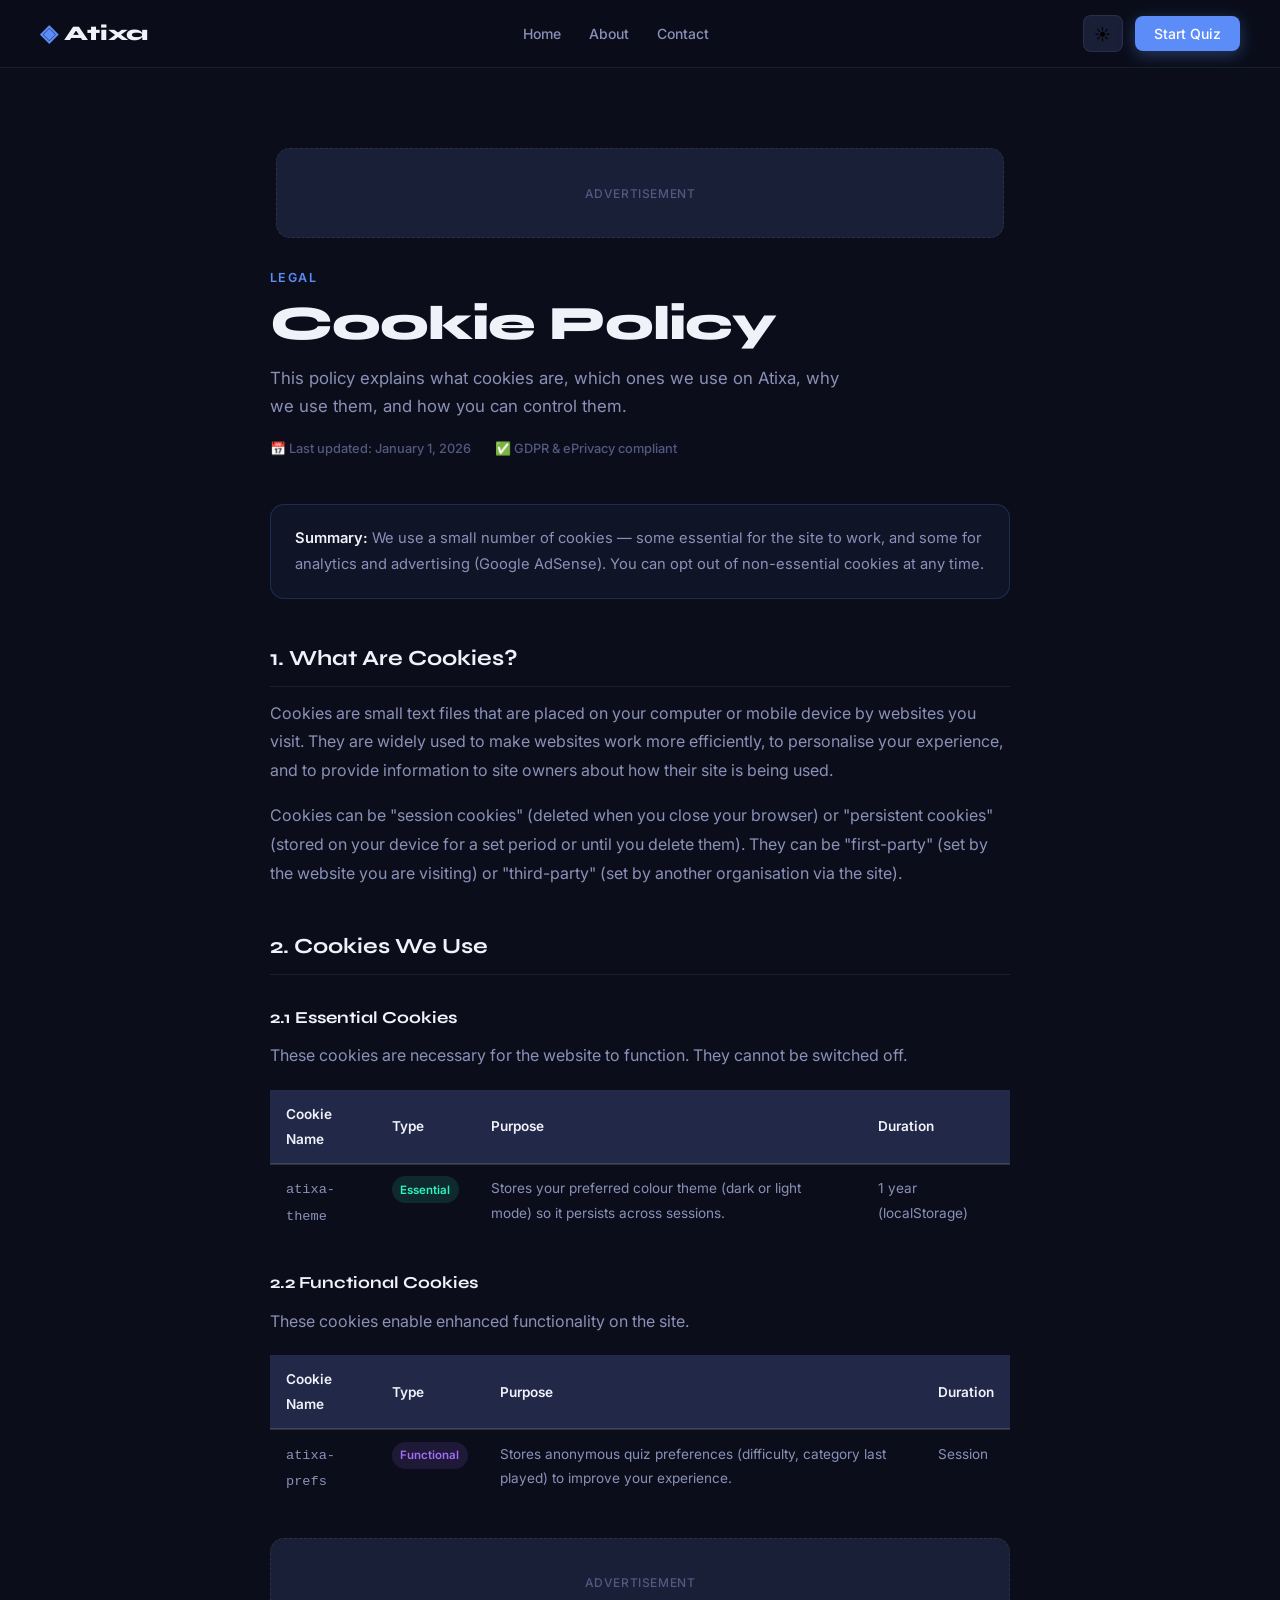
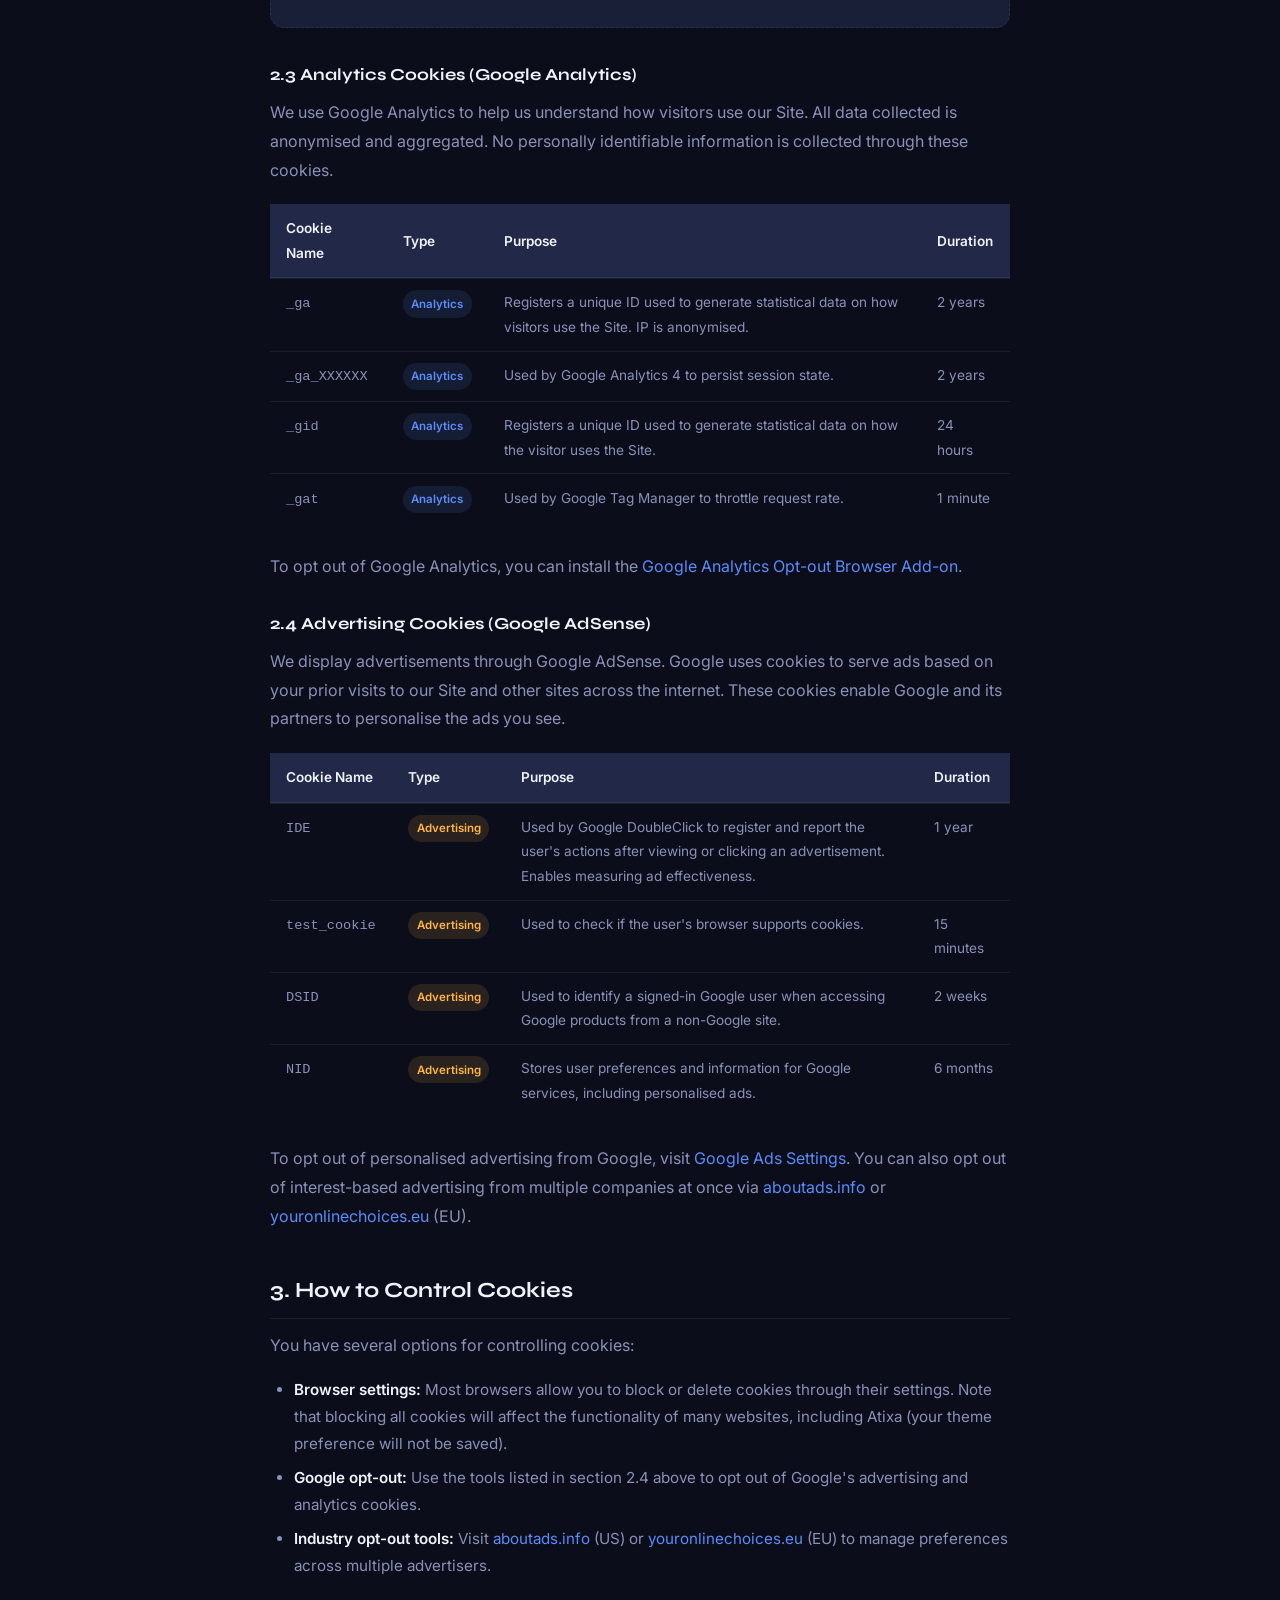
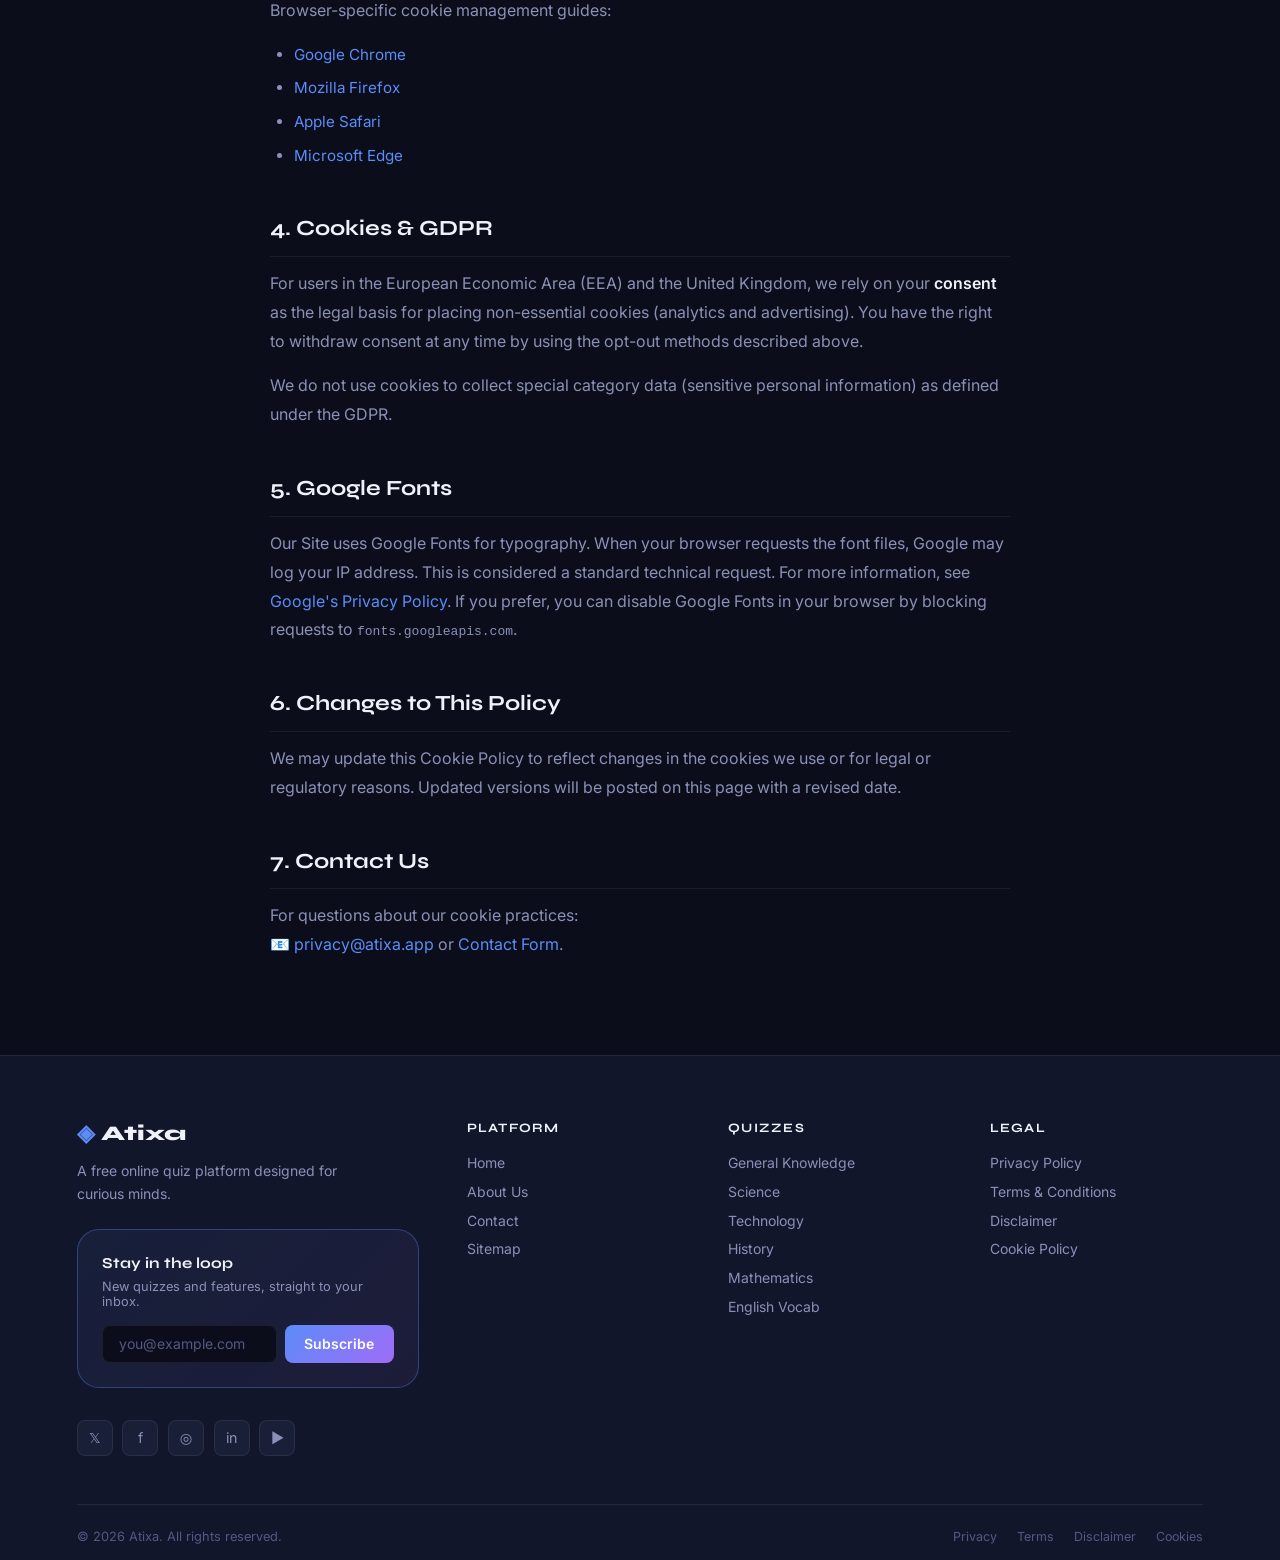
<file: cookies.html>
<!DOCTYPE html>
<html lang="en" data-theme="dark">
<head>
  <meta charset="UTF-8" />
  <meta name="viewport" content="width=device-width, initial-scale=1.0" />
  <title>Cookie Policy — Atixa</title>
  <meta name="description" content="Atixa's Cookie Policy. Learn about the cookies we use, including essential, analytics, and Google AdSense advertising cookies." />
  <meta name="robots" content="index, follow" />
  <link rel="canonical" href="https://atixa.app/cookies.html" />
  <meta property="og:title" content="Cookie Policy — Atixa" />
  <meta property="og:description" content="How Atixa uses cookies — essential, analytics, and advertising cookies explained." />
  <meta property="og:url" content="https://atixa.app/cookies.html" />
  <link rel="stylesheet" href="style.css" />
  <link rel="preconnect" href="https://fonts.googleapis.com" />
  <link rel="preconnect" href="https://fonts.gstatic.com" crossorigin />
  <link href="https://fonts.googleapis.com/css2?family=Syne:wght@400;600;700;800&family=Inter:wght@300;400;500;600&display=swap" rel="stylesheet" />
  <style>
    .cookie-table { width:100%; border-collapse:collapse; margin:1.25rem 0 1.75rem; font-size:0.85rem; }
    .cookie-table th { background:var(--card-hi); color:var(--text-1); font-weight:600; text-align:left; padding:0.75rem 1rem; border-bottom:2px solid var(--border); }
    .cookie-table td { padding:0.7rem 1rem; border-bottom:1px solid var(--border); color:var(--text-2); vertical-align:top; }
    .cookie-table tr:last-child td { border-bottom:none; }
    .cookie-table tr:hover td { background:var(--card); }
    .badge { display:inline-block; padding:0.2rem 0.55rem; border-radius:99px; font-size:0.72rem; font-weight:600; }
    .badge--essential { background:rgba(44,245,192,0.12); color:var(--correct); }
    .badge--analytics { background:rgba(91,140,247,0.12); color:var(--primary); }
    .badge--advertising { background:rgba(255,181,71,0.12); color:var(--warn); }
    .badge--functional { background:rgba(160,108,248,0.12); color:var(--accent); }
  </style>
</head>
<body>

  <nav class="nav" id="navbar">
    <a class="nav__logo" href="index.html"><span class="logo-icon">◈</span> Atixa</a>
    <div class="nav__links">
      <a class="nav__link" href="index.html">Home</a>
      <a class="nav__link" href="about.html">About</a>
      <a class="nav__link" href="contact.html">Contact</a>
    </div>
    <div class="nav__actions">
      <button class="theme-toggle" id="themeToggle" aria-label="Toggle theme"><span class="theme-toggle__icon">☀</span></button>
      <a class="btn btn--primary" href="index.html">Start Quiz</a>
    </div>
    <button class="nav__hamburger" id="hamburger" aria-label="Open menu"><span></span><span></span><span></span></button>
  </nav>
  <div class="mobile-menu" id="mobileMenu">
    <a class="btn btn--ghost" href="index.html">Home</a>
    <a class="btn btn--ghost" href="about.html">About</a>
    <a class="btn btn--ghost" href="contact.html">Contact</a>
    <a class="btn btn--primary" href="index.html">Start Quiz</a>
  </div>

  <main>
    <div class="static-page">

      <div class="ad-slot ad-slot--leaderboard" aria-label="Advertisement">Advertisement</div>

      <header class="static-hero">
        <p class="static-hero__eyebrow">Legal</p>
        <h1 class="static-hero__title">Cookie Policy</h1>
        <p class="static-hero__sub">This policy explains what cookies are, which ones we use on Atixa, why we use them, and how you can control them.</p>
        <div class="static-hero__meta">
          <span>📅 Last updated: January 1, 2026</span>
          <span>✅ GDPR &amp; ePrivacy compliant</span>
        </div>
      </header>

      <div class="prose">

        <div class="highlight-box">
          <p><strong>Summary:</strong> We use a small number of cookies — some essential for the site to work, and some for analytics and advertising (Google AdSense). You can opt out of non-essential cookies at any time.</p>
        </div>

        <h2>1. What Are Cookies?</h2>
        <p>Cookies are small text files that are placed on your computer or mobile device by websites you visit. They are widely used to make websites work more efficiently, to personalise your experience, and to provide information to site owners about how their site is being used.</p>
        <p>Cookies can be "session cookies" (deleted when you close your browser) or "persistent cookies" (stored on your device for a set period or until you delete them). They can be "first-party" (set by the website you are visiting) or "third-party" (set by another organisation via the site).</p>

        <h2>2. Cookies We Use</h2>

        <h3>2.1 Essential Cookies</h3>
        <p>These cookies are necessary for the website to function. They cannot be switched off.</p>
        <table class="cookie-table">
          <thead>
            <tr><th>Cookie Name</th><th>Type</th><th>Purpose</th><th>Duration</th></tr>
          </thead>
          <tbody>
            <tr>
              <td><code>atixa-theme</code></td>
              <td><span class="badge badge--essential">Essential</span></td>
              <td>Stores your preferred colour theme (dark or light mode) so it persists across sessions.</td>
              <td>1 year (localStorage)</td>
            </tr>
          </tbody>
        </table>

        <h3>2.2 Functional Cookies</h3>
        <p>These cookies enable enhanced functionality on the site.</p>
        <table class="cookie-table">
          <thead>
            <tr><th>Cookie Name</th><th>Type</th><th>Purpose</th><th>Duration</th></tr>
          </thead>
          <tbody>
            <tr>
              <td><code>atixa-prefs</code></td>
              <td><span class="badge badge--functional">Functional</span></td>
              <td>Stores anonymous quiz preferences (difficulty, category last played) to improve your experience.</td>
              <td>Session</td>
            </tr>
          </tbody>
        </table>

        <div class="ad-slot ad-slot--banner" aria-label="Advertisement">Advertisement</div>

        <h3>2.3 Analytics Cookies (Google Analytics)</h3>
        <p>We use Google Analytics to help us understand how visitors use our Site. All data collected is anonymised and aggregated. No personally identifiable information is collected through these cookies.</p>
        <table class="cookie-table">
          <thead>
            <tr><th>Cookie Name</th><th>Type</th><th>Purpose</th><th>Duration</th></tr>
          </thead>
          <tbody>
            <tr>
              <td><code>_ga</code></td>
              <td><span class="badge badge--analytics">Analytics</span></td>
              <td>Registers a unique ID used to generate statistical data on how visitors use the Site. IP is anonymised.</td>
              <td>2 years</td>
            </tr>
            <tr>
              <td><code>_ga_XXXXXX</code></td>
              <td><span class="badge badge--analytics">Analytics</span></td>
              <td>Used by Google Analytics 4 to persist session state.</td>
              <td>2 years</td>
            </tr>
            <tr>
              <td><code>_gid</code></td>
              <td><span class="badge badge--analytics">Analytics</span></td>
              <td>Registers a unique ID used to generate statistical data on how the visitor uses the Site.</td>
              <td>24 hours</td>
            </tr>
            <tr>
              <td><code>_gat</code></td>
              <td><span class="badge badge--analytics">Analytics</span></td>
              <td>Used by Google Tag Manager to throttle request rate.</td>
              <td>1 minute</td>
            </tr>
          </tbody>
        </table>
        <p>To opt out of Google Analytics, you can install the <a href="https://tools.google.com/dlpage/gaoptout" target="_blank" rel="noopener">Google Analytics Opt-out Browser Add-on</a>.</p>

        <h3>2.4 Advertising Cookies (Google AdSense)</h3>
        <p>We display advertisements through Google AdSense. Google uses cookies to serve ads based on your prior visits to our Site and other sites across the internet. These cookies enable Google and its partners to personalise the ads you see.</p>
        <table class="cookie-table">
          <thead>
            <tr><th>Cookie Name</th><th>Type</th><th>Purpose</th><th>Duration</th></tr>
          </thead>
          <tbody>
            <tr>
              <td><code>IDE</code></td>
              <td><span class="badge badge--advertising">Advertising</span></td>
              <td>Used by Google DoubleClick to register and report the user's actions after viewing or clicking an advertisement. Enables measuring ad effectiveness.</td>
              <td>1 year</td>
            </tr>
            <tr>
              <td><code>test_cookie</code></td>
              <td><span class="badge badge--advertising">Advertising</span></td>
              <td>Used to check if the user's browser supports cookies.</td>
              <td>15 minutes</td>
            </tr>
            <tr>
              <td><code>DSID</code></td>
              <td><span class="badge badge--advertising">Advertising</span></td>
              <td>Used to identify a signed-in Google user when accessing Google products from a non-Google site.</td>
              <td>2 weeks</td>
            </tr>
            <tr>
              <td><code>NID</code></td>
              <td><span class="badge badge--advertising">Advertising</span></td>
              <td>Stores user preferences and information for Google services, including personalised ads.</td>
              <td>6 months</td>
            </tr>
          </tbody>
        </table>
        <p>To opt out of personalised advertising from Google, visit <a href="https://www.google.com/settings/ads" target="_blank" rel="noopener">Google Ads Settings</a>. You can also opt out of interest-based advertising from multiple companies at once via <a href="https://www.aboutads.info/choices/" target="_blank" rel="noopener">aboutads.info</a> or <a href="https://youronlinechoices.eu" target="_blank" rel="noopener">youronlinechoices.eu</a> (EU).</p>

        <h2>3. How to Control Cookies</h2>
        <p>You have several options for controlling cookies:</p>
        <ul>
          <li><strong>Browser settings:</strong> Most browsers allow you to block or delete cookies through their settings. Note that blocking all cookies will affect the functionality of many websites, including Atixa (your theme preference will not be saved).</li>
          <li><strong>Google opt-out:</strong> Use the tools listed in section 2.4 above to opt out of Google's advertising and analytics cookies.</li>
          <li><strong>Industry opt-out tools:</strong> Visit <a href="https://www.aboutads.info/choices/" target="_blank" rel="noopener">aboutads.info</a> (US) or <a href="https://youronlinechoices.eu" target="_blank" rel="noopener">youronlinechoices.eu</a> (EU) to manage preferences across multiple advertisers.</li>
        </ul>
        <p>Browser-specific cookie management guides:</p>
        <ul>
          <li><a href="https://support.google.com/chrome/answer/95647" target="_blank" rel="noopener">Google Chrome</a></li>
          <li><a href="https://support.mozilla.org/en-US/kb/enhanced-tracking-protection-firefox-desktop" target="_blank" rel="noopener">Mozilla Firefox</a></li>
          <li><a href="https://support.apple.com/en-gb/guide/safari/sfri11471/mac" target="_blank" rel="noopener">Apple Safari</a></li>
          <li><a href="https://support.microsoft.com/en-us/microsoft-edge/delete-cookies-in-microsoft-edge-63947406-40ac-c3b8-57b9-2a946a29ae09" target="_blank" rel="noopener">Microsoft Edge</a></li>
        </ul>

        <h2>4. Cookies &amp; GDPR</h2>
        <p>For users in the European Economic Area (EEA) and the United Kingdom, we rely on your <strong>consent</strong> as the legal basis for placing non-essential cookies (analytics and advertising). You have the right to withdraw consent at any time by using the opt-out methods described above.</p>
        <p>We do not use cookies to collect special category data (sensitive personal information) as defined under the GDPR.</p>

        <h2>5. Google Fonts</h2>
        <p>Our Site uses Google Fonts for typography. When your browser requests the font files, Google may log your IP address. This is considered a standard technical request. For more information, see <a href="https://policies.google.com/privacy" target="_blank" rel="noopener">Google's Privacy Policy</a>. If you prefer, you can disable Google Fonts in your browser by blocking requests to <code>fonts.googleapis.com</code>.</p>

        <h2>6. Changes to This Policy</h2>
        <p>We may update this Cookie Policy to reflect changes in the cookies we use or for legal or regulatory reasons. Updated versions will be posted on this page with a revised date.</p>

        <h2>7. Contact Us</h2>
        <p>For questions about our cookie practices:<br/>
        📧 <a href="mailto:privacy@atixa.app">privacy@atixa.app</a> or <a href="contact.html">Contact Form</a>.</p>

      </div>
    </div>
  </main>

  <footer class="site-footer">
    <div class="site-footer__top">
      <div class="site-footer__brand">
        <a class="site-footer__logo" href="index.html"><span class="logo-icon">◈</span> Atixa</a>
        <p class="site-footer__tagline">A free online quiz platform designed for curious minds.</p>
        <div class="newsletter">
          <div class="newsletter__title">Stay in the loop</div>
          <div class="newsletter__sub">New quizzes and features, straight to your inbox.</div>
          <div class="newsletter__form">
            <input type="email" class="newsletter__input" placeholder="you@example.com" aria-label="Email" />
            <button class="newsletter__btn" type="button">Subscribe</button>
          </div>
        </div>
        <div class="social-links">
          <a class="social-link" href="#" aria-label="Twitter">𝕏</a>
          <a class="social-link" href="#" aria-label="Facebook">f</a>
          <a class="social-link" href="#" aria-label="Instagram">◎</a>
          <a class="social-link" href="#" aria-label="LinkedIn">in</a>
          <a class="social-link" href="#" aria-label="YouTube">▶</a>
        </div>
      </div>
      <div>
        <div class="site-footer__col-title">Platform</div>
        <ul class="site-footer__links">
          <li><a href="index.html">Home</a></li>
          <li><a href="about.html">About Us</a></li>
          <li><a href="contact.html">Contact</a></li>
          <li><a href="sitemap.html">Sitemap</a></li>
        </ul>
      </div>
      <div>
        <div class="site-footer__col-title">Quizzes</div>
        <ul class="site-footer__links">
          <li><a href="index.html">General Knowledge</a></li>
          <li><a href="index.html">Science</a></li>
          <li><a href="index.html">Technology</a></li>
          <li><a href="index.html">History</a></li>
          <li><a href="index.html">Mathematics</a></li>
          <li><a href="index.html">English Vocab</a></li>
        </ul>
      </div>
      <div>
        <div class="site-footer__col-title">Legal</div>
        <ul class="site-footer__links">
          <li><a href="privacy.html">Privacy Policy</a></li>
          <li><a href="terms.html">Terms &amp; Conditions</a></li>
          <li><a href="disclaimer.html">Disclaimer</a></li>
          <li><a href="cookies.html">Cookie Policy</a></li>
        </ul>
      </div>
    </div>
    <div class="site-footer__bottom">
      <p class="site-footer__copy">© 2026 Atixa. All rights reserved.</p>
      <nav class="site-footer__legal">
        <a href="privacy.html">Privacy</a>
        <a href="terms.html">Terms</a>
        <a href="disclaimer.html">Disclaimer</a>
        <a href="cookies.html">Cookies</a>
      </nav>
    </div>
  </footer>

  <script src="script.js"></script>
</body>
</html>
</file>
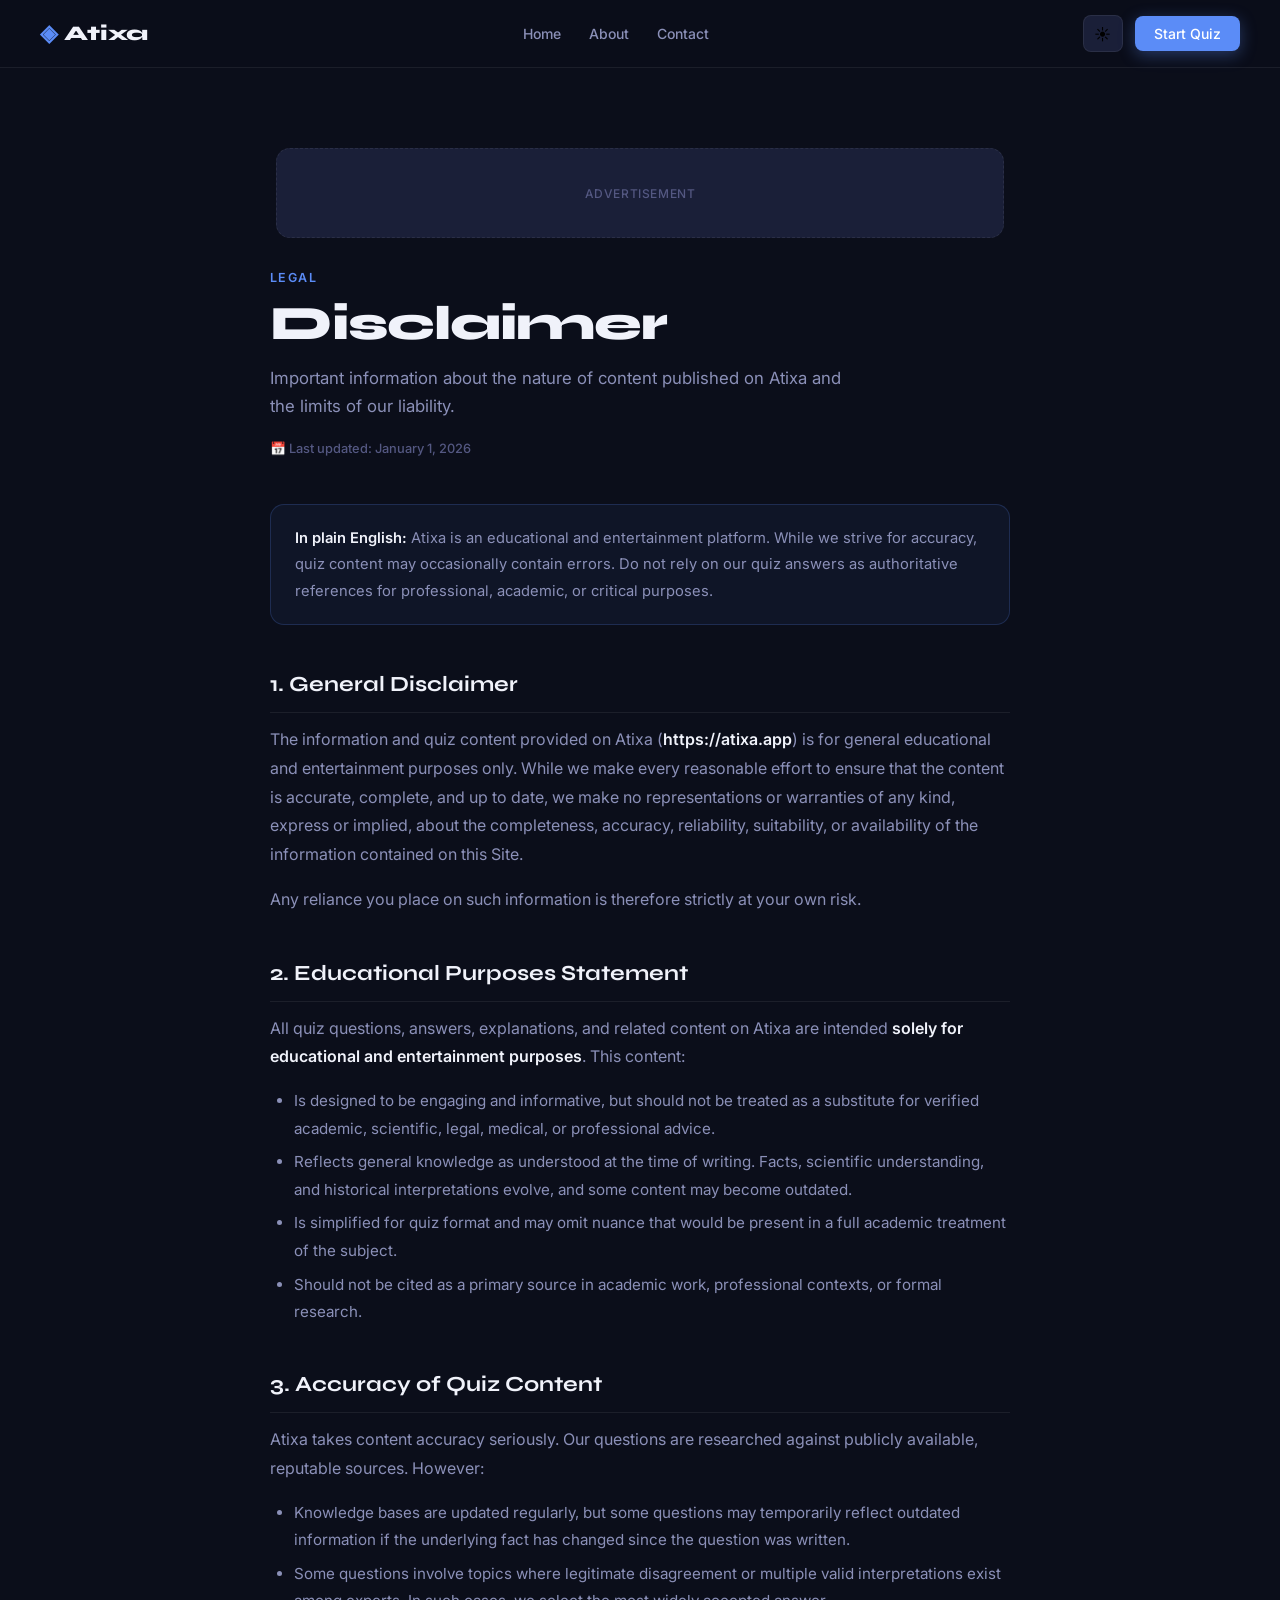
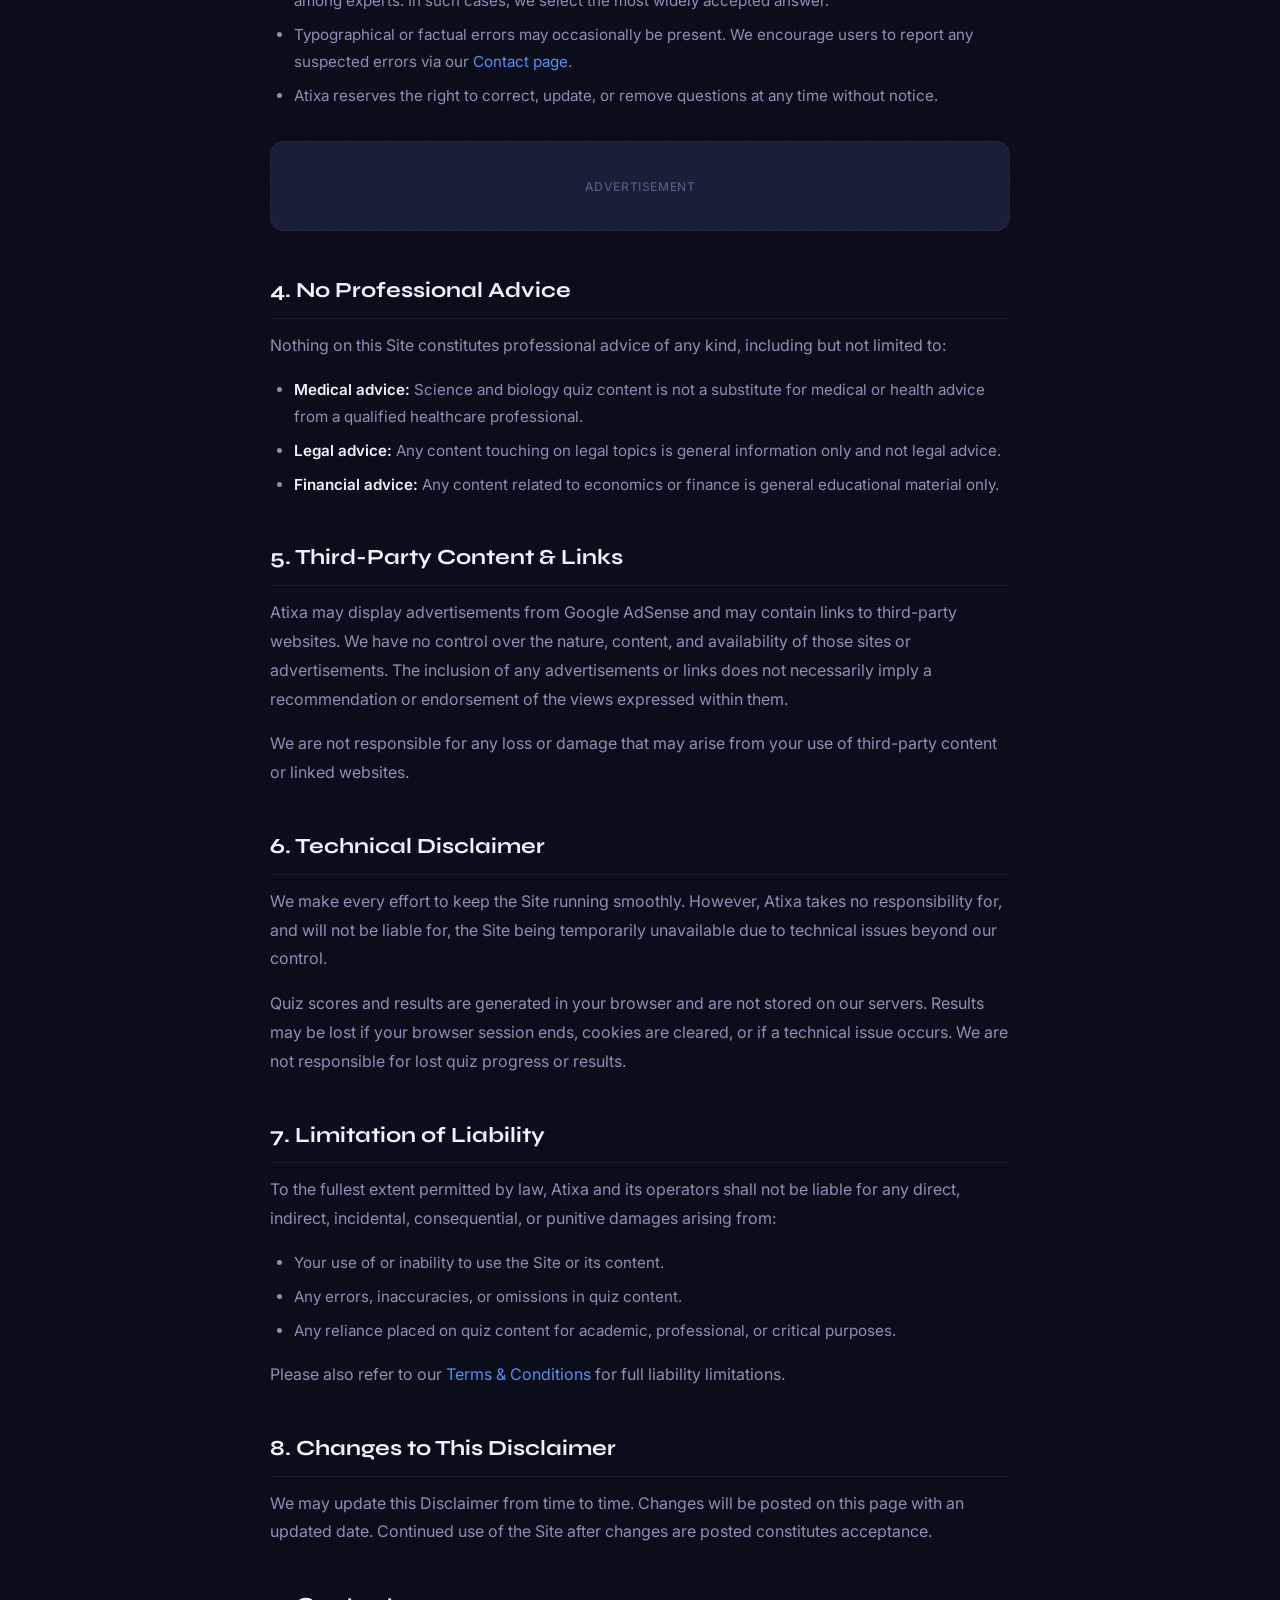
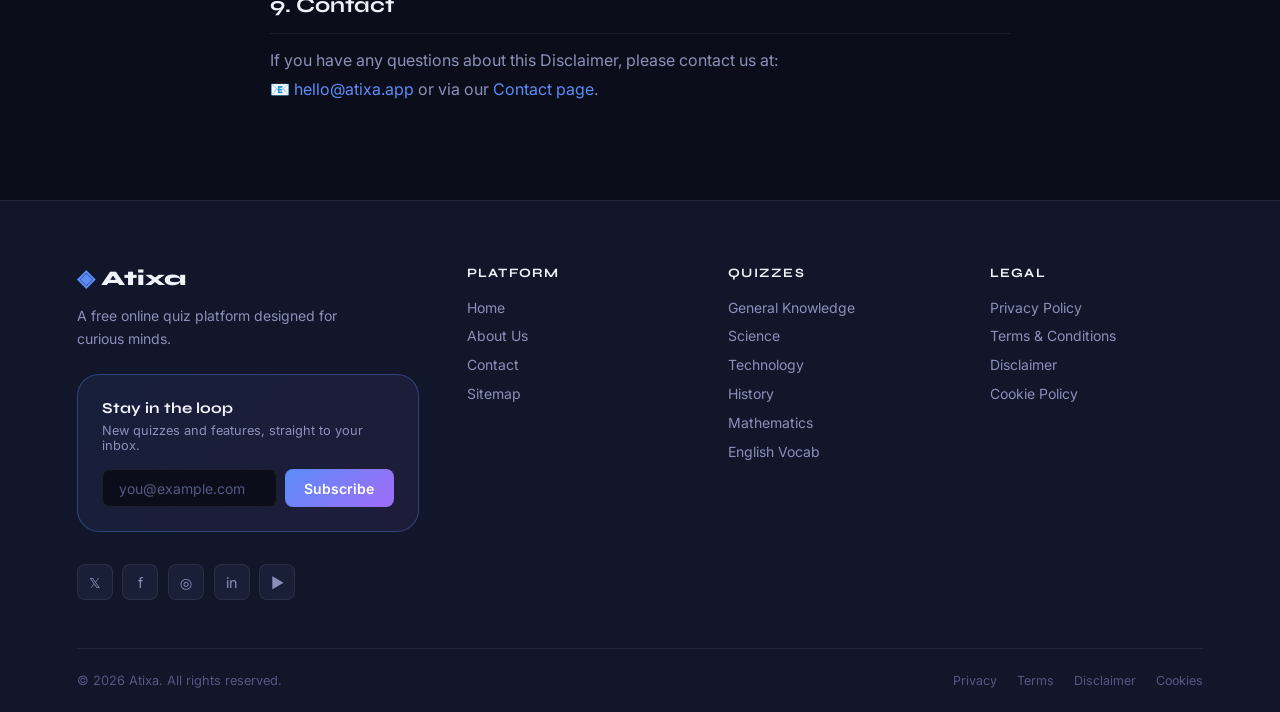
<file: disclaimer.html>
<!DOCTYPE html>
<html lang="en" data-theme="dark">
<head>
  <meta charset="UTF-8" />
  <meta name="viewport" content="width=device-width, initial-scale=1.0" />
  <title>Disclaimer — Atixa</title>
  <meta name="description" content="Atixa's disclaimer. Quiz content is for educational and entertainment purposes. Learn about accuracy limitations and our educational use statement." />
  <meta name="robots" content="index, follow" />
  <link rel="canonical" href="https://atixa.app/disclaimer.html" />
  <meta property="og:title" content="Disclaimer — Atixa" />
  <meta property="og:description" content="Atixa quiz content disclaimer — accuracy, educational use, and liability limitations." />
  <meta property="og:url" content="https://atixa.app/disclaimer.html" />
  <link rel="stylesheet" href="style.css" />
  <link rel="preconnect" href="https://fonts.googleapis.com" />
  <link rel="preconnect" href="https://fonts.gstatic.com" crossorigin />
  <link href="https://fonts.googleapis.com/css2?family=Syne:wght@400;600;700;800&family=Inter:wght@300;400;500;600&display=swap" rel="stylesheet" />
</head>
<body>

  <nav class="nav" id="navbar">
    <a class="nav__logo" href="index.html"><span class="logo-icon">◈</span> Atixa</a>
    <div class="nav__links">
      <a class="nav__link" href="index.html">Home</a>
      <a class="nav__link" href="about.html">About</a>
      <a class="nav__link" href="contact.html">Contact</a>
    </div>
    <div class="nav__actions">
      <button class="theme-toggle" id="themeToggle" aria-label="Toggle theme"><span class="theme-toggle__icon">☀</span></button>
      <a class="btn btn--primary" href="index.html">Start Quiz</a>
    </div>
    <button class="nav__hamburger" id="hamburger" aria-label="Open menu"><span></span><span></span><span></span></button>
  </nav>
  <div class="mobile-menu" id="mobileMenu">
    <a class="btn btn--ghost" href="index.html">Home</a>
    <a class="btn btn--ghost" href="about.html">About</a>
    <a class="btn btn--ghost" href="contact.html">Contact</a>
    <a class="btn btn--primary" href="index.html">Start Quiz</a>
  </div>

  <main>
    <div class="static-page">

      <div class="ad-slot ad-slot--leaderboard" aria-label="Advertisement">Advertisement</div>

      <header class="static-hero">
        <p class="static-hero__eyebrow">Legal</p>
        <h1 class="static-hero__title">Disclaimer</h1>
        <p class="static-hero__sub">Important information about the nature of content published on Atixa and the limits of our liability.</p>
        <div class="static-hero__meta">
          <span>📅 Last updated: January 1, 2026</span>
        </div>
      </header>

      <div class="prose">

        <div class="highlight-box">
          <p><strong>In plain English:</strong> Atixa is an educational and entertainment platform. While we strive for accuracy, quiz content may occasionally contain errors. Do not rely on our quiz answers as authoritative references for professional, academic, or critical purposes.</p>
        </div>

        <h2>1. General Disclaimer</h2>
        <p>The information and quiz content provided on Atixa (<strong>https://atixa.app</strong>) is for general educational and entertainment purposes only. While we make every reasonable effort to ensure that the content is accurate, complete, and up to date, we make no representations or warranties of any kind, express or implied, about the completeness, accuracy, reliability, suitability, or availability of the information contained on this Site.</p>
        <p>Any reliance you place on such information is therefore strictly at your own risk.</p>

        <h2>2. Educational Purposes Statement</h2>
        <p>All quiz questions, answers, explanations, and related content on Atixa are intended <strong>solely for educational and entertainment purposes</strong>. This content:</p>
        <ul>
          <li>Is designed to be engaging and informative, but should not be treated as a substitute for verified academic, scientific, legal, medical, or professional advice.</li>
          <li>Reflects general knowledge as understood at the time of writing. Facts, scientific understanding, and historical interpretations evolve, and some content may become outdated.</li>
          <li>Is simplified for quiz format and may omit nuance that would be present in a full academic treatment of the subject.</li>
          <li>Should not be cited as a primary source in academic work, professional contexts, or formal research.</li>
        </ul>

        <h2>3. Accuracy of Quiz Content</h2>
        <p>Atixa takes content accuracy seriously. Our questions are researched against publicly available, reputable sources. However:</p>
        <ul>
          <li>Knowledge bases are updated regularly, but some questions may temporarily reflect outdated information if the underlying fact has changed since the question was written.</li>
          <li>Some questions involve topics where legitimate disagreement or multiple valid interpretations exist among experts. In such cases, we select the most widely accepted answer.</li>
          <li>Typographical or factual errors may occasionally be present. We encourage users to report any suspected errors via our <a href="contact.html">Contact page</a>.</li>
          <li>Atixa reserves the right to correct, update, or remove questions at any time without notice.</li>
        </ul>

        <div class="ad-slot ad-slot--banner" aria-label="Advertisement">Advertisement</div>

        <h2>4. No Professional Advice</h2>
        <p>Nothing on this Site constitutes professional advice of any kind, including but not limited to:</p>
        <ul>
          <li><strong>Medical advice:</strong> Science and biology quiz content is not a substitute for medical or health advice from a qualified healthcare professional.</li>
          <li><strong>Legal advice:</strong> Any content touching on legal topics is general information only and not legal advice.</li>
          <li><strong>Financial advice:</strong> Any content related to economics or finance is general educational material only.</li>
        </ul>

        <h2>5. Third-Party Content &amp; Links</h2>
        <p>Atixa may display advertisements from Google AdSense and may contain links to third-party websites. We have no control over the nature, content, and availability of those sites or advertisements. The inclusion of any advertisements or links does not necessarily imply a recommendation or endorsement of the views expressed within them.</p>
        <p>We are not responsible for any loss or damage that may arise from your use of third-party content or linked websites.</p>

        <h2>6. Technical Disclaimer</h2>
        <p>We make every effort to keep the Site running smoothly. However, Atixa takes no responsibility for, and will not be liable for, the Site being temporarily unavailable due to technical issues beyond our control.</p>
        <p>Quiz scores and results are generated in your browser and are not stored on our servers. Results may be lost if your browser session ends, cookies are cleared, or if a technical issue occurs. We are not responsible for lost quiz progress or results.</p>

        <h2>7. Limitation of Liability</h2>
        <p>To the fullest extent permitted by law, Atixa and its operators shall not be liable for any direct, indirect, incidental, consequential, or punitive damages arising from:</p>
        <ul>
          <li>Your use of or inability to use the Site or its content.</li>
          <li>Any errors, inaccuracies, or omissions in quiz content.</li>
          <li>Any reliance placed on quiz content for academic, professional, or critical purposes.</li>
        </ul>
        <p>Please also refer to our <a href="terms.html">Terms &amp; Conditions</a> for full liability limitations.</p>

        <h2>8. Changes to This Disclaimer</h2>
        <p>We may update this Disclaimer from time to time. Changes will be posted on this page with an updated date. Continued use of the Site after changes are posted constitutes acceptance.</p>

        <h2>9. Contact</h2>
        <p>If you have any questions about this Disclaimer, please contact us at:<br/>
        📧 <a href="mailto:hello@atixa.app">hello@atixa.app</a> or via our <a href="contact.html">Contact page</a>.</p>

      </div>
    </div>
  </main>

  <footer class="site-footer">
    <div class="site-footer__top">
      <div class="site-footer__brand">
        <a class="site-footer__logo" href="index.html"><span class="logo-icon">◈</span> Atixa</a>
        <p class="site-footer__tagline">A free online quiz platform designed for curious minds.</p>
        <div class="newsletter">
          <div class="newsletter__title">Stay in the loop</div>
          <div class="newsletter__sub">New quizzes and features, straight to your inbox.</div>
          <div class="newsletter__form">
            <input type="email" class="newsletter__input" placeholder="you@example.com" aria-label="Email" />
            <button class="newsletter__btn" type="button">Subscribe</button>
          </div>
        </div>
        <div class="social-links">
          <a class="social-link" href="#" aria-label="Twitter">𝕏</a>
          <a class="social-link" href="#" aria-label="Facebook">f</a>
          <a class="social-link" href="#" aria-label="Instagram">◎</a>
          <a class="social-link" href="#" aria-label="LinkedIn">in</a>
          <a class="social-link" href="#" aria-label="YouTube">▶</a>
        </div>
      </div>
      <div>
        <div class="site-footer__col-title">Platform</div>
        <ul class="site-footer__links">
          <li><a href="index.html">Home</a></li>
          <li><a href="about.html">About Us</a></li>
          <li><a href="contact.html">Contact</a></li>
          <li><a href="sitemap.html">Sitemap</a></li>
        </ul>
      </div>
      <div>
        <div class="site-footer__col-title">Quizzes</div>
        <ul class="site-footer__links">
          <li><a href="index.html">General Knowledge</a></li>
          <li><a href="index.html">Science</a></li>
          <li><a href="index.html">Technology</a></li>
          <li><a href="index.html">History</a></li>
          <li><a href="index.html">Mathematics</a></li>
          <li><a href="index.html">English Vocab</a></li>
        </ul>
      </div>
      <div>
        <div class="site-footer__col-title">Legal</div>
        <ul class="site-footer__links">
          <li><a href="privacy.html">Privacy Policy</a></li>
          <li><a href="terms.html">Terms &amp; Conditions</a></li>
          <li><a href="disclaimer.html">Disclaimer</a></li>
          <li><a href="cookies.html">Cookie Policy</a></li>
        </ul>
      </div>
    </div>
    <div class="site-footer__bottom">
      <p class="site-footer__copy">© 2026 Atixa. All rights reserved.</p>
      <nav class="site-footer__legal">
        <a href="privacy.html">Privacy</a>
        <a href="terms.html">Terms</a>
        <a href="disclaimer.html">Disclaimer</a>
        <a href="cookies.html">Cookies</a>
      </nav>
    </div>
  </footer>

  <script src="script.js"></script>
</body>
</html>
</file>
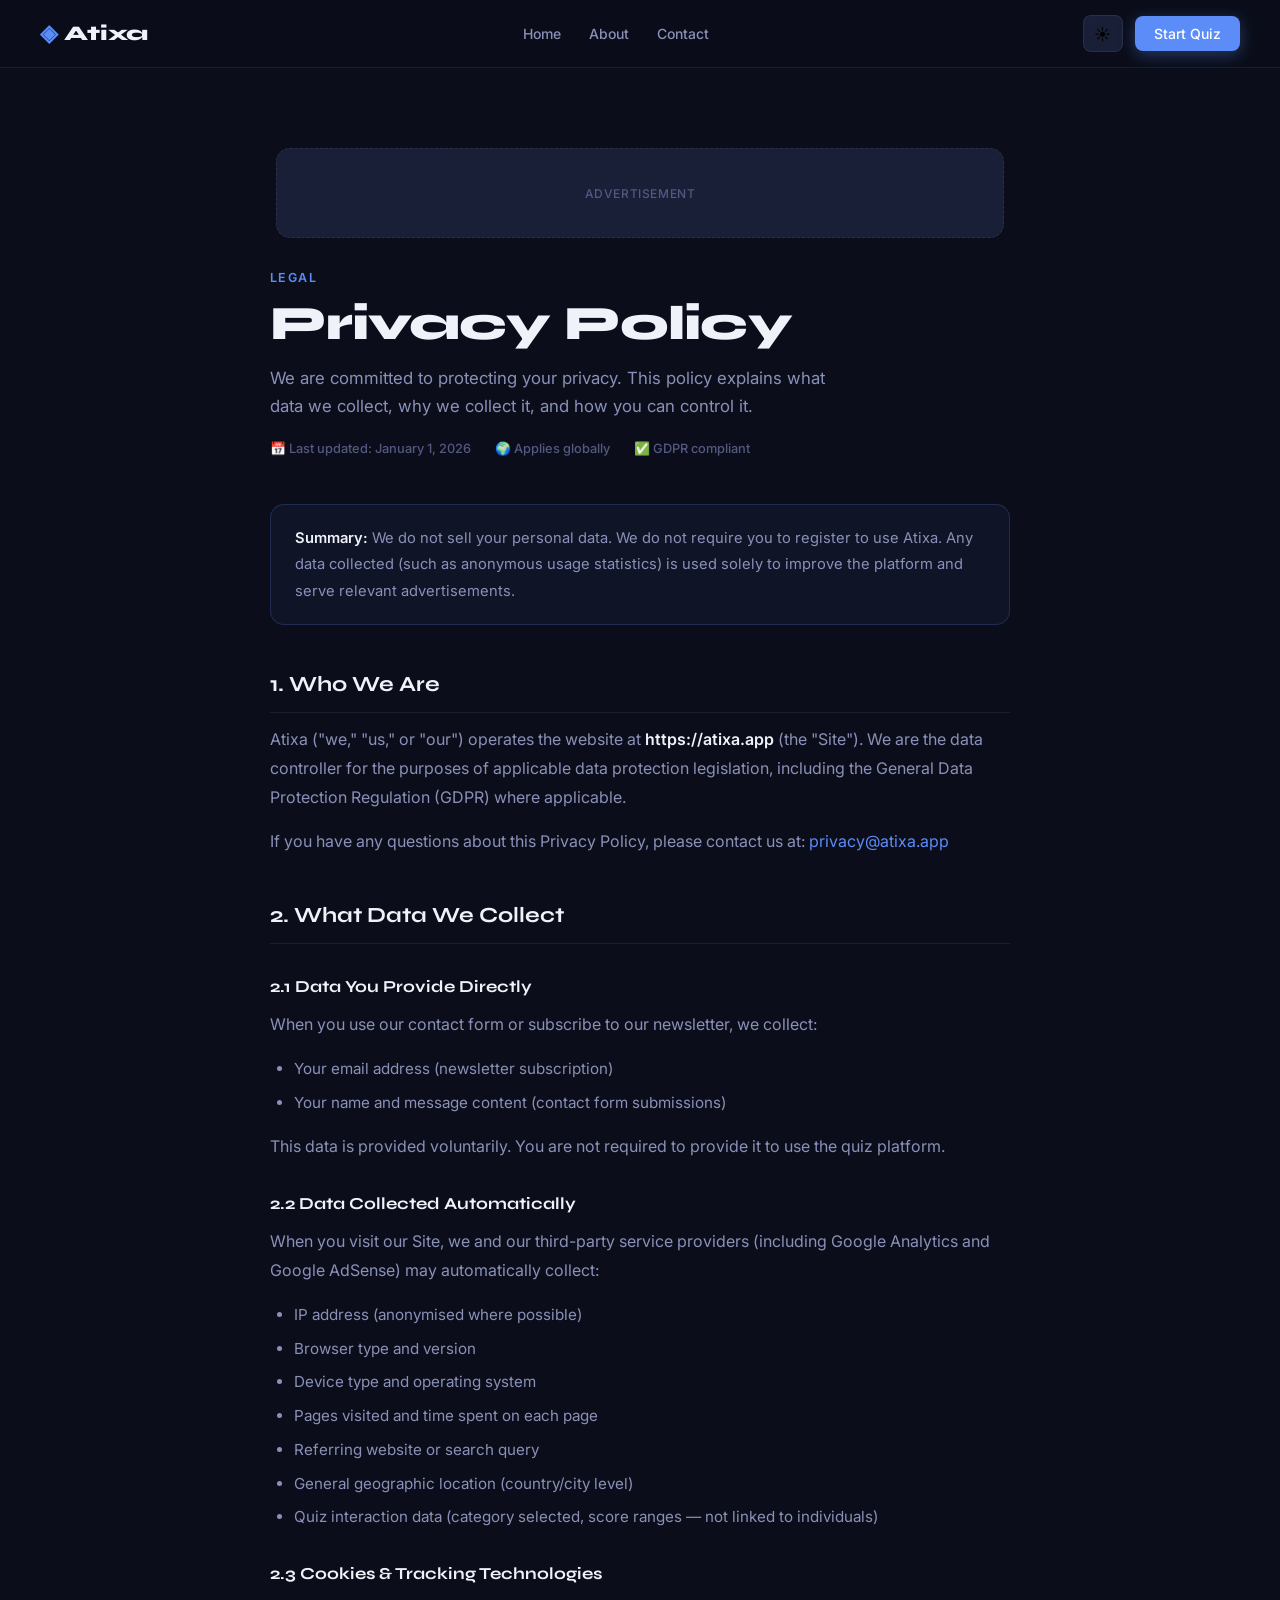
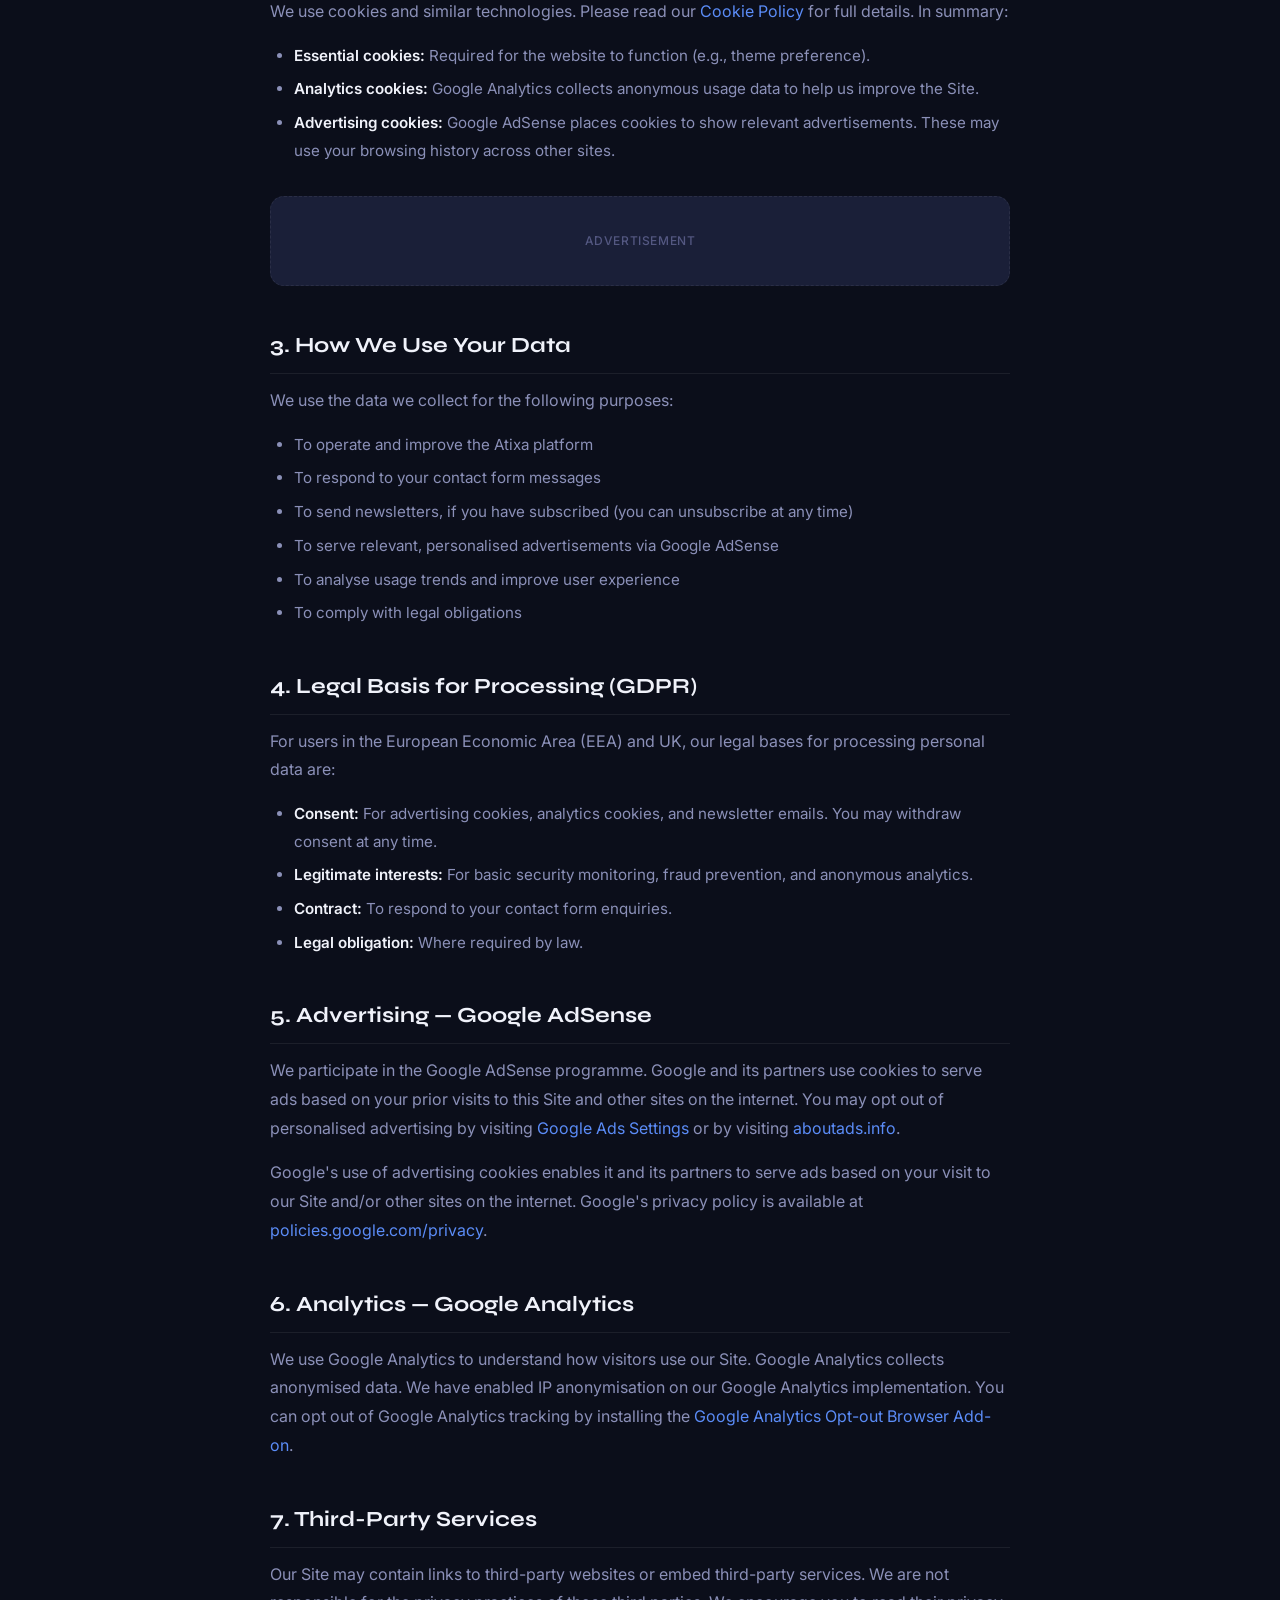
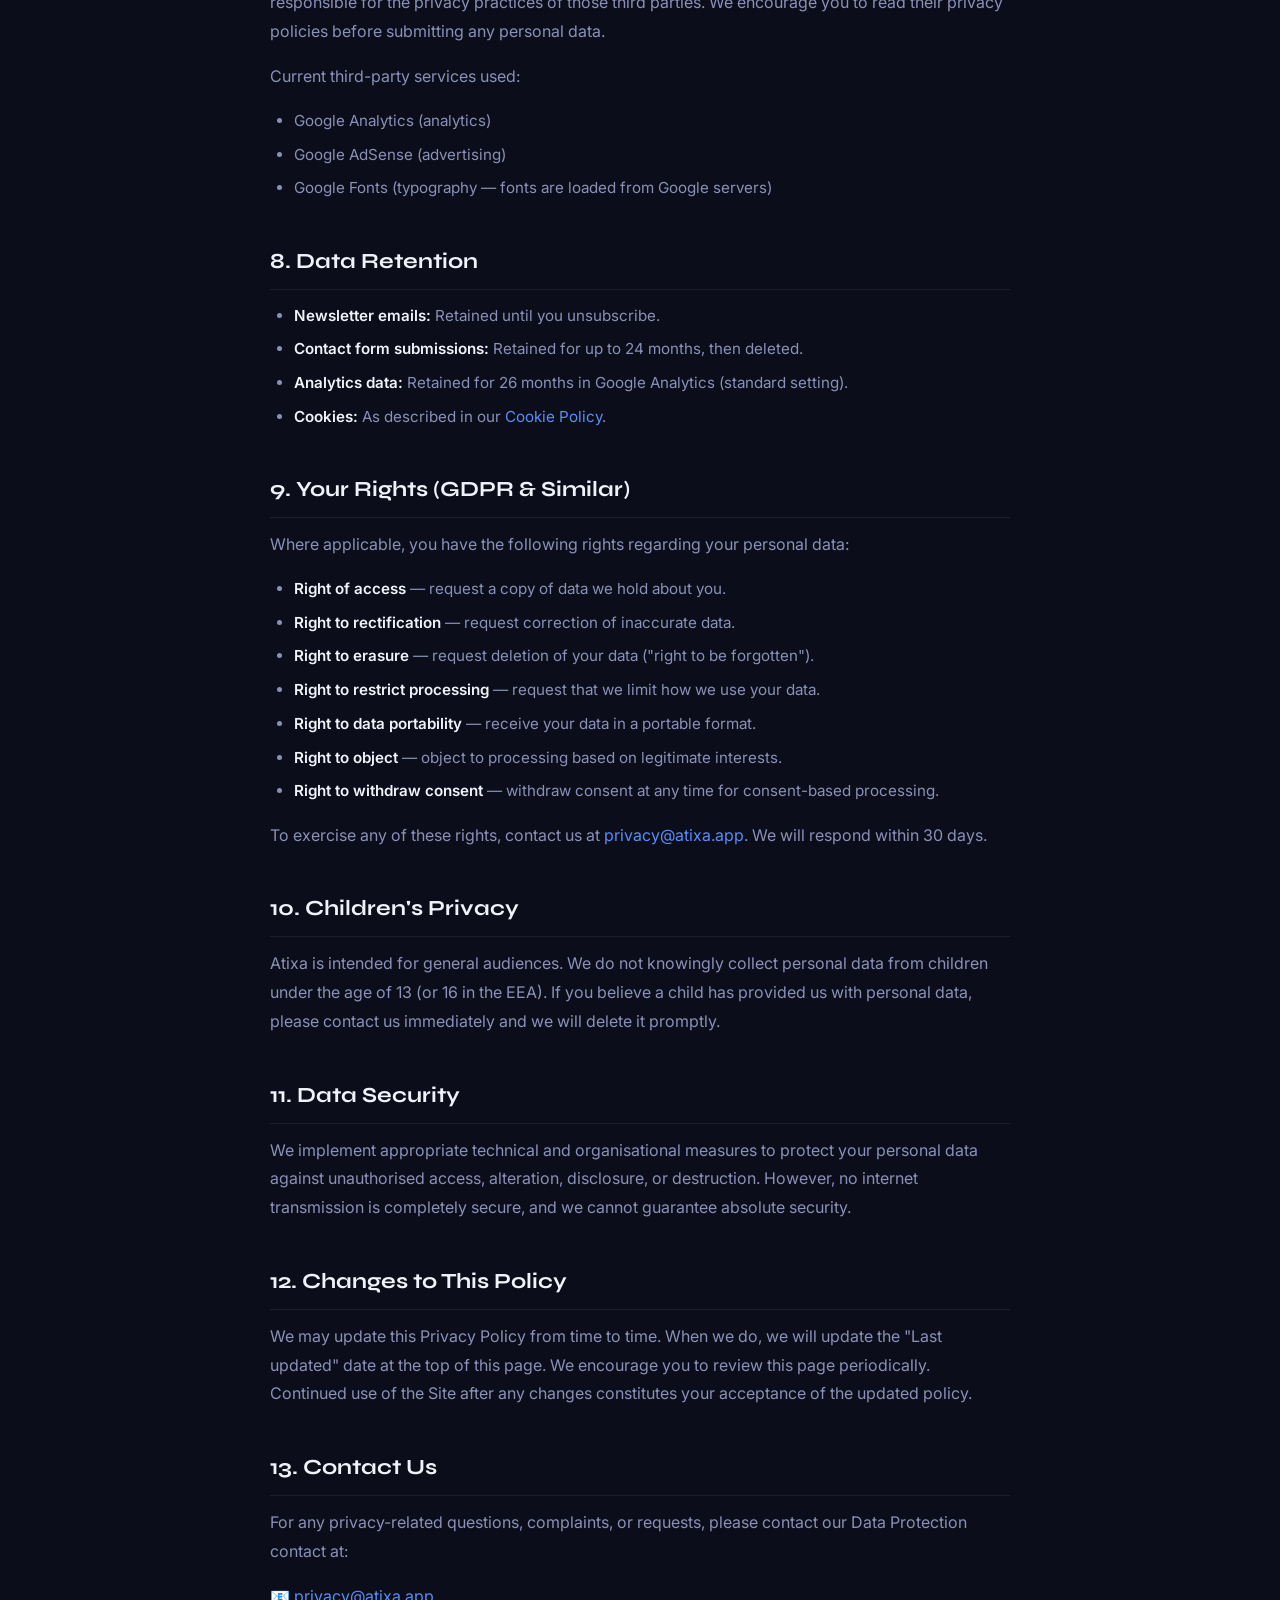
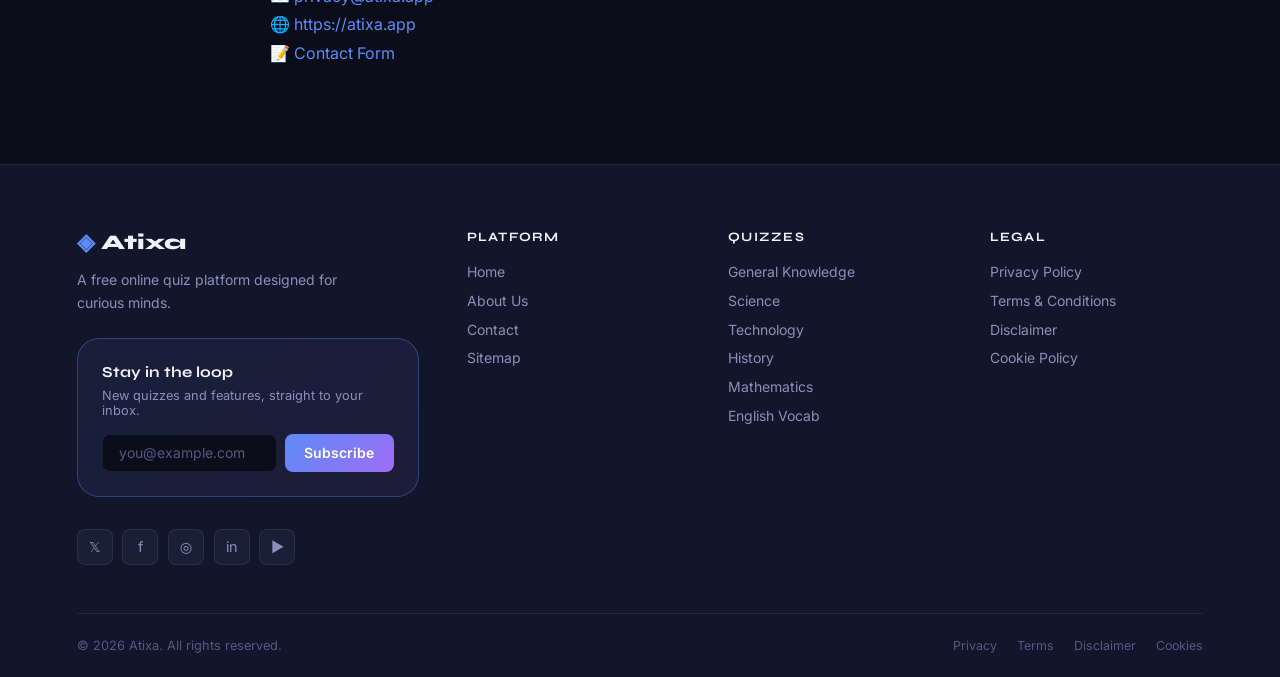
<file: privacy.html>
<!DOCTYPE html>
<html lang="en" data-theme="dark">
<head>
  <meta charset="UTF-8" />
  <meta name="viewport" content="width=device-width, initial-scale=1.0" />
  <title>Privacy Policy — Atixa</title>
  <meta name="description" content="Atixa's Privacy Policy. Learn how we collect, use, and protect your data. GDPR compliant and AdSense ready." />
  <meta name="robots" content="index, follow" />
  <link rel="canonical" href="https://atixa.app/privacy.html" />
  <meta property="og:title" content="Privacy Policy — Atixa" />
  <meta property="og:description" content="How Atixa handles your data, cookies, and privacy rights." />
  <meta property="og:url" content="https://atixa.app/privacy.html" />
  <link rel="stylesheet" href="style.css" />
  <link rel="preconnect" href="https://fonts.googleapis.com" />
  <link rel="preconnect" href="https://fonts.gstatic.com" crossorigin />
  <link href="https://fonts.googleapis.com/css2?family=Syne:wght@400;600;700;800&family=Inter:wght@300;400;500;600&display=swap" rel="stylesheet" />
</head>
<body>

  <nav class="nav" id="navbar">
    <a class="nav__logo" href="index.html"><span class="logo-icon">◈</span> Atixa</a>
    <div class="nav__links">
      <a class="nav__link" href="index.html">Home</a>
      <a class="nav__link" href="about.html">About</a>
      <a class="nav__link" href="contact.html">Contact</a>
    </div>
    <div class="nav__actions">
      <button class="theme-toggle" id="themeToggle" aria-label="Toggle theme"><span class="theme-toggle__icon">☀</span></button>
      <a class="btn btn--primary" href="index.html">Start Quiz</a>
    </div>
    <button class="nav__hamburger" id="hamburger" aria-label="Open menu"><span></span><span></span><span></span></button>
  </nav>
  <div class="mobile-menu" id="mobileMenu">
    <a class="btn btn--ghost" href="index.html">Home</a>
    <a class="btn btn--ghost" href="about.html">About</a>
    <a class="btn btn--ghost" href="contact.html">Contact</a>
    <a class="btn btn--primary" href="index.html">Start Quiz</a>
  </div>

  <main>
    <div class="static-page">

      <div class="ad-slot ad-slot--leaderboard" aria-label="Advertisement">Advertisement</div>

      <header class="static-hero">
        <p class="static-hero__eyebrow">Legal</p>
        <h1 class="static-hero__title">Privacy Policy</h1>
        <p class="static-hero__sub">We are committed to protecting your privacy. This policy explains what data we collect, why we collect it, and how you can control it.</p>
        <div class="static-hero__meta">
          <span>📅 Last updated: January 1, 2026</span>
          <span>🌍 Applies globally</span>
          <span>✅ GDPR compliant</span>
        </div>
      </header>

      <div class="prose">

        <div class="highlight-box">
          <p><strong>Summary:</strong> We do not sell your personal data. We do not require you to register to use Atixa. Any data collected (such as anonymous usage statistics) is used solely to improve the platform and serve relevant advertisements.</p>
        </div>

        <h2>1. Who We Are</h2>
        <p>Atixa ("we," "us," or "our") operates the website at <strong>https://atixa.app</strong> (the "Site"). We are the data controller for the purposes of applicable data protection legislation, including the General Data Protection Regulation (GDPR) where applicable.</p>
        <p>If you have any questions about this Privacy Policy, please contact us at: <a href="mailto:privacy@atixa.app">privacy@atixa.app</a></p>

        <h2>2. What Data We Collect</h2>
        <h3>2.1 Data You Provide Directly</h3>
        <p>When you use our contact form or subscribe to our newsletter, we collect:</p>
        <ul>
          <li>Your email address (newsletter subscription)</li>
          <li>Your name and message content (contact form submissions)</li>
        </ul>
        <p>This data is provided voluntarily. You are not required to provide it to use the quiz platform.</p>

        <h3>2.2 Data Collected Automatically</h3>
        <p>When you visit our Site, we and our third-party service providers (including Google Analytics and Google AdSense) may automatically collect:</p>
        <ul>
          <li>IP address (anonymised where possible)</li>
          <li>Browser type and version</li>
          <li>Device type and operating system</li>
          <li>Pages visited and time spent on each page</li>
          <li>Referring website or search query</li>
          <li>General geographic location (country/city level)</li>
          <li>Quiz interaction data (category selected, score ranges — not linked to individuals)</li>
        </ul>

        <h3>2.3 Cookies &amp; Tracking Technologies</h3>
        <p>We use cookies and similar technologies. Please read our <a href="cookies.html">Cookie Policy</a> for full details. In summary:</p>
        <ul>
          <li><strong>Essential cookies:</strong> Required for the website to function (e.g., theme preference).</li>
          <li><strong>Analytics cookies:</strong> Google Analytics collects anonymous usage data to help us improve the Site.</li>
          <li><strong>Advertising cookies:</strong> Google AdSense places cookies to show relevant advertisements. These may use your browsing history across other sites.</li>
        </ul>

        <div class="ad-slot ad-slot--banner" aria-label="Advertisement">Advertisement</div>

        <h2>3. How We Use Your Data</h2>
        <p>We use the data we collect for the following purposes:</p>
        <ul>
          <li>To operate and improve the Atixa platform</li>
          <li>To respond to your contact form messages</li>
          <li>To send newsletters, if you have subscribed (you can unsubscribe at any time)</li>
          <li>To serve relevant, personalised advertisements via Google AdSense</li>
          <li>To analyse usage trends and improve user experience</li>
          <li>To comply with legal obligations</li>
        </ul>

        <h2>4. Legal Basis for Processing (GDPR)</h2>
        <p>For users in the European Economic Area (EEA) and UK, our legal bases for processing personal data are:</p>
        <ul>
          <li><strong>Consent:</strong> For advertising cookies, analytics cookies, and newsletter emails. You may withdraw consent at any time.</li>
          <li><strong>Legitimate interests:</strong> For basic security monitoring, fraud prevention, and anonymous analytics.</li>
          <li><strong>Contract:</strong> To respond to your contact form enquiries.</li>
          <li><strong>Legal obligation:</strong> Where required by law.</li>
        </ul>

        <h2>5. Advertising — Google AdSense</h2>
        <p>We participate in the Google AdSense programme. Google and its partners use cookies to serve ads based on your prior visits to this Site and other sites on the internet. You may opt out of personalised advertising by visiting <a href="https://www.google.com/settings/ads" target="_blank" rel="noopener">Google Ads Settings</a> or by visiting <a href="https://www.aboutads.info/choices/" target="_blank" rel="noopener">aboutads.info</a>.</p>
        <p>Google's use of advertising cookies enables it and its partners to serve ads based on your visit to our Site and/or other sites on the internet. Google's privacy policy is available at <a href="https://policies.google.com/privacy" target="_blank" rel="noopener">policies.google.com/privacy</a>.</p>

        <h2>6. Analytics — Google Analytics</h2>
        <p>We use Google Analytics to understand how visitors use our Site. Google Analytics collects anonymised data. We have enabled IP anonymisation on our Google Analytics implementation. You can opt out of Google Analytics tracking by installing the <a href="https://tools.google.com/dlpage/gaoptout" target="_blank" rel="noopener">Google Analytics Opt-out Browser Add-on</a>.</p>

        <h2>7. Third-Party Services</h2>
        <p>Our Site may contain links to third-party websites or embed third-party services. We are not responsible for the privacy practices of those third parties. We encourage you to read their privacy policies before submitting any personal data.</p>
        <p>Current third-party services used:</p>
        <ul>
          <li>Google Analytics (analytics)</li>
          <li>Google AdSense (advertising)</li>
          <li>Google Fonts (typography — fonts are loaded from Google servers)</li>
        </ul>

        <h2>8. Data Retention</h2>
        <ul>
          <li><strong>Newsletter emails:</strong> Retained until you unsubscribe.</li>
          <li><strong>Contact form submissions:</strong> Retained for up to 24 months, then deleted.</li>
          <li><strong>Analytics data:</strong> Retained for 26 months in Google Analytics (standard setting).</li>
          <li><strong>Cookies:</strong> As described in our <a href="cookies.html">Cookie Policy</a>.</li>
        </ul>

        <h2>9. Your Rights (GDPR &amp; Similar)</h2>
        <p>Where applicable, you have the following rights regarding your personal data:</p>
        <ul>
          <li><strong>Right of access</strong> — request a copy of data we hold about you.</li>
          <li><strong>Right to rectification</strong> — request correction of inaccurate data.</li>
          <li><strong>Right to erasure</strong> — request deletion of your data ("right to be forgotten").</li>
          <li><strong>Right to restrict processing</strong> — request that we limit how we use your data.</li>
          <li><strong>Right to data portability</strong> — receive your data in a portable format.</li>
          <li><strong>Right to object</strong> — object to processing based on legitimate interests.</li>
          <li><strong>Right to withdraw consent</strong> — withdraw consent at any time for consent-based processing.</li>
        </ul>
        <p>To exercise any of these rights, contact us at <a href="mailto:privacy@atixa.app">privacy@atixa.app</a>. We will respond within 30 days.</p>

        <h2>10. Children's Privacy</h2>
        <p>Atixa is intended for general audiences. We do not knowingly collect personal data from children under the age of 13 (or 16 in the EEA). If you believe a child has provided us with personal data, please contact us immediately and we will delete it promptly.</p>

        <h2>11. Data Security</h2>
        <p>We implement appropriate technical and organisational measures to protect your personal data against unauthorised access, alteration, disclosure, or destruction. However, no internet transmission is completely secure, and we cannot guarantee absolute security.</p>

        <h2>12. Changes to This Policy</h2>
        <p>We may update this Privacy Policy from time to time. When we do, we will update the "Last updated" date at the top of this page. We encourage you to review this page periodically. Continued use of the Site after any changes constitutes your acceptance of the updated policy.</p>

        <h2>13. Contact Us</h2>
        <p>For any privacy-related questions, complaints, or requests, please contact our Data Protection contact at:</p>
        <p>📧 <a href="mailto:privacy@atixa.app">privacy@atixa.app</a><br/>
        🌐 <a href="https://atixa.app">https://atixa.app</a><br/>
        📝 <a href="contact.html">Contact Form</a></p>

      </div>
    </div>
  </main>

  <footer class="site-footer">
    <div class="site-footer__top">
      <div class="site-footer__brand">
        <a class="site-footer__logo" href="index.html"><span class="logo-icon">◈</span> Atixa</a>
        <p class="site-footer__tagline">A free online quiz platform designed for curious minds.</p>
        <div class="newsletter">
          <div class="newsletter__title">Stay in the loop</div>
          <div class="newsletter__sub">New quizzes and features, straight to your inbox.</div>
          <div class="newsletter__form">
            <input type="email" class="newsletter__input" placeholder="you@example.com" aria-label="Email" />
            <button class="newsletter__btn" type="button">Subscribe</button>
          </div>
        </div>
        <div class="social-links">
          <a class="social-link" href="#" aria-label="Twitter">𝕏</a>
          <a class="social-link" href="#" aria-label="Facebook">f</a>
          <a class="social-link" href="#" aria-label="Instagram">◎</a>
          <a class="social-link" href="#" aria-label="LinkedIn">in</a>
          <a class="social-link" href="#" aria-label="YouTube">▶</a>
        </div>
      </div>
      <div>
        <div class="site-footer__col-title">Platform</div>
        <ul class="site-footer__links">
          <li><a href="index.html">Home</a></li>
          <li><a href="about.html">About Us</a></li>
          <li><a href="contact.html">Contact</a></li>
          <li><a href="sitemap.html">Sitemap</a></li>
        </ul>
      </div>
      <div>
        <div class="site-footer__col-title">Quizzes</div>
        <ul class="site-footer__links">
          <li><a href="index.html">General Knowledge</a></li>
          <li><a href="index.html">Science</a></li>
          <li><a href="index.html">Technology</a></li>
          <li><a href="index.html">History</a></li>
          <li><a href="index.html">Mathematics</a></li>
          <li><a href="index.html">English Vocab</a></li>
        </ul>
      </div>
      <div>
        <div class="site-footer__col-title">Legal</div>
        <ul class="site-footer__links">
          <li><a href="privacy.html">Privacy Policy</a></li>
          <li><a href="terms.html">Terms &amp; Conditions</a></li>
          <li><a href="disclaimer.html">Disclaimer</a></li>
          <li><a href="cookies.html">Cookie Policy</a></li>
        </ul>
      </div>
    </div>
    <div class="site-footer__bottom">
      <p class="site-footer__copy">© 2026 Atixa. All rights reserved.</p>
      <nav class="site-footer__legal">
        <a href="privacy.html">Privacy</a>
        <a href="terms.html">Terms</a>
        <a href="disclaimer.html">Disclaimer</a>
        <a href="cookies.html">Cookies</a>
      </nav>
    </div>
  </footer>

  <script src="script.js"></script>
</body>
</html>
</file>
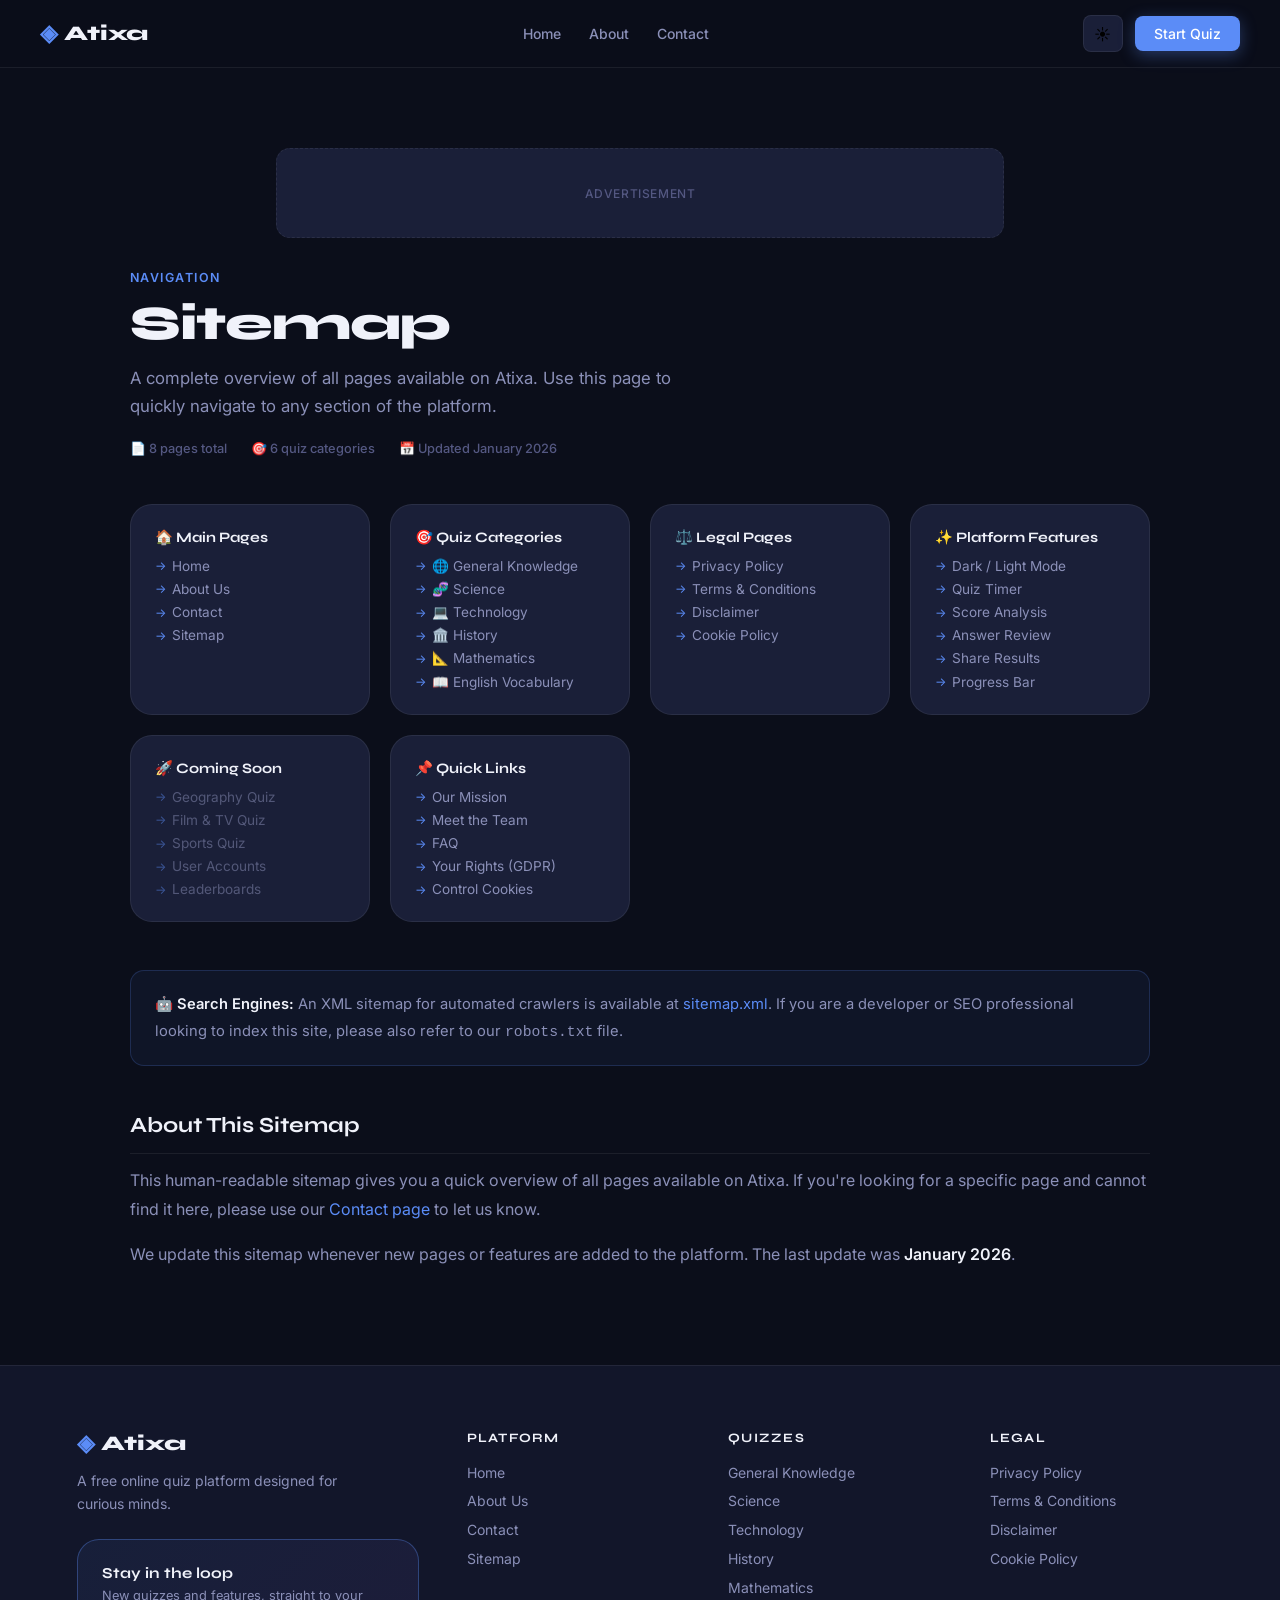
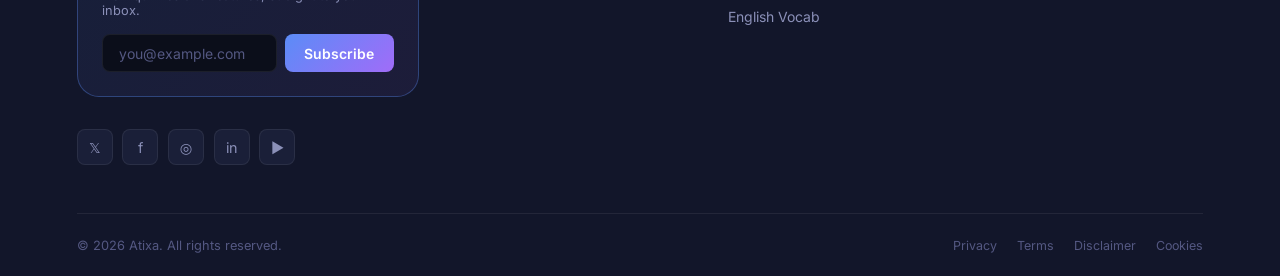
<file: sitemap.html>
<!DOCTYPE html>
<html lang="en" data-theme="dark">
<head>
  <meta charset="UTF-8" />
  <meta name="viewport" content="width=device-width, initial-scale=1.0" />
  <title>Sitemap — Atixa</title>
  <meta name="description" content="Atixa site map — a complete overview of all pages, quiz categories, and legal pages on the platform." />
  <meta name="robots" content="index, follow" />
  <link rel="canonical" href="https://atixa.app/sitemap.html" />
  <meta property="og:title" content="Sitemap — Atixa" />
  <meta property="og:description" content="Complete sitemap for Atixa — all pages and quiz categories." />
  <meta property="og:url" content="https://atixa.app/sitemap.html" />
  <script type="application/ld+json">
  {"@context":"https://schema.org","@type":"BreadcrumbList","itemListElement":[
    {"@type":"ListItem","position":1,"name":"Home","item":"https://atixa.app/"},
    {"@type":"ListItem","position":2,"name":"About","item":"https://atixa.app/about.html"},
    {"@type":"ListItem","position":3,"name":"Contact","item":"https://atixa.app/contact.html"},
    {"@type":"ListItem","position":4,"name":"Privacy Policy","item":"https://atixa.app/privacy.html"},
    {"@type":"ListItem","position":5,"name":"Terms & Conditions","item":"https://atixa.app/terms.html"},
    {"@type":"ListItem","position":6,"name":"Disclaimer","item":"https://atixa.app/disclaimer.html"},
    {"@type":"ListItem","position":7,"name":"Cookie Policy","item":"https://atixa.app/cookies.html"}
  ]}
  </script>
  <link rel="stylesheet" href="style.css" />
  <link rel="preconnect" href="https://fonts.googleapis.com" />
  <link rel="preconnect" href="https://fonts.gstatic.com" crossorigin />
  <link href="https://fonts.googleapis.com/css2?family=Syne:wght@400;600;700;800&family=Inter:wght@300;400;500;600&display=swap" rel="stylesheet" />
</head>
<body>

  <nav class="nav" id="navbar">
    <a class="nav__logo" href="index.html"><span class="logo-icon">◈</span> Atixa</a>
    <div class="nav__links">
      <a class="nav__link" href="index.html">Home</a>
      <a class="nav__link" href="about.html">About</a>
      <a class="nav__link" href="contact.html">Contact</a>
    </div>
    <div class="nav__actions">
      <button class="theme-toggle" id="themeToggle" aria-label="Toggle theme"><span class="theme-toggle__icon">☀</span></button>
      <a class="btn btn--primary" href="index.html">Start Quiz</a>
    </div>
    <button class="nav__hamburger" id="hamburger" aria-label="Open menu"><span></span><span></span><span></span></button>
  </nav>
  <div class="mobile-menu" id="mobileMenu">
    <a class="btn btn--ghost" href="index.html">Home</a>
    <a class="btn btn--ghost" href="about.html">About</a>
    <a class="btn btn--ghost" href="contact.html">Contact</a>
    <a class="btn btn--primary" href="index.html">Start Quiz</a>
  </div>

  <main>
    <div class="static-page static-page--wide">

      <div class="ad-slot ad-slot--leaderboard" aria-label="Advertisement">Advertisement</div>

      <header class="static-hero">
        <p class="static-hero__eyebrow">Navigation</p>
        <h1 class="static-hero__title">Sitemap</h1>
        <p class="static-hero__sub">A complete overview of all pages available on Atixa. Use this page to quickly navigate to any section of the platform.</p>
        <div class="static-hero__meta">
          <span>📄 8 pages total</span>
          <span>🎯 6 quiz categories</span>
          <span>📅 Updated January 2026</span>
        </div>
      </header>

      <div class="sitemap-grid">

        <!-- Main Pages -->
        <div class="sitemap-card">
          <div class="sitemap-card__title">🏠 Main Pages</div>
          <ul class="sitemap-card__links">
            <li><a href="index.html">Home</a></li>
            <li><a href="about.html">About Us</a></li>
            <li><a href="contact.html">Contact</a></li>
            <li><a href="sitemap.html">Sitemap</a></li>
          </ul>
        </div>

        <!-- Quiz Categories -->
        <div class="sitemap-card">
          <div class="sitemap-card__title">🎯 Quiz Categories</div>
          <ul class="sitemap-card__links">
            <li><a href="index.html">🌐 General Knowledge</a></li>
            <li><a href="index.html">🧬 Science</a></li>
            <li><a href="index.html">💻 Technology</a></li>
            <li><a href="index.html">🏛️ History</a></li>
            <li><a href="index.html">📐 Mathematics</a></li>
            <li><a href="index.html">📖 English Vocabulary</a></li>
          </ul>
        </div>

        <!-- Legal Pages -->
        <div class="sitemap-card">
          <div class="sitemap-card__title">⚖️ Legal Pages</div>
          <ul class="sitemap-card__links">
            <li><a href="privacy.html">Privacy Policy</a></li>
            <li><a href="terms.html">Terms &amp; Conditions</a></li>
            <li><a href="disclaimer.html">Disclaimer</a></li>
            <li><a href="cookies.html">Cookie Policy</a></li>
          </ul>
        </div>

        <!-- Features -->
        <div class="sitemap-card">
          <div class="sitemap-card__title">✨ Platform Features</div>
          <ul class="sitemap-card__links">
            <li><a href="index.html">Dark / Light Mode</a></li>
            <li><a href="index.html">Quiz Timer</a></li>
            <li><a href="index.html">Score Analysis</a></li>
            <li><a href="index.html">Answer Review</a></li>
            <li><a href="index.html">Share Results</a></li>
            <li><a href="index.html">Progress Bar</a></li>
          </ul>
        </div>

        <!-- Coming Soon -->
        <div class="sitemap-card">
          <div class="sitemap-card__title">🚀 Coming Soon</div>
          <ul class="sitemap-card__links">
            <li><a href="contact.html" style="opacity:0.5;pointer-events:none;">Geography Quiz</a></li>
            <li><a href="contact.html" style="opacity:0.5;pointer-events:none;">Film &amp; TV Quiz</a></li>
            <li><a href="contact.html" style="opacity:0.5;pointer-events:none;">Sports Quiz</a></li>
            <li><a href="contact.html" style="opacity:0.5;pointer-events:none;">User Accounts</a></li>
            <li><a href="contact.html" style="opacity:0.5;pointer-events:none;">Leaderboards</a></li>
          </ul>
        </div>

        <!-- Resources -->
        <div class="sitemap-card">
          <div class="sitemap-card__title">📌 Quick Links</div>
          <ul class="sitemap-card__links">
            <li><a href="about.html#mission">Our Mission</a></li>
            <li><a href="about.html#team">Meet the Team</a></li>
            <li><a href="contact.html#faq">FAQ</a></li>
            <li><a href="privacy.html#rights">Your Rights (GDPR)</a></li>
            <li><a href="cookies.html#control">Control Cookies</a></li>
          </ul>
        </div>

      </div>

      <!-- XML sitemap note -->
      <div class="prose" style="margin-top:3rem;">
        <div class="highlight-box">
          <p>🤖 <strong>Search Engines:</strong> An XML sitemap for automated crawlers is available at <a href="sitemap.xml">sitemap.xml</a>. If you are a developer or SEO professional looking to index this site, please also refer to our <code>robots.txt</code> file.</p>
        </div>

        <h2>About This Sitemap</h2>
        <p>This human-readable sitemap gives you a quick overview of all pages available on Atixa. If you're looking for a specific page and cannot find it here, please use our <a href="contact.html">Contact page</a> to let us know.</p>
        <p>We update this sitemap whenever new pages or features are added to the platform. The last update was <strong>January 2026</strong>.</p>
      </div>

    </div>
  </main>

  <footer class="site-footer">
    <div class="site-footer__top">
      <div class="site-footer__brand">
        <a class="site-footer__logo" href="index.html"><span class="logo-icon">◈</span> Atixa</a>
        <p class="site-footer__tagline">A free online quiz platform designed for curious minds.</p>
        <div class="newsletter">
          <div class="newsletter__title">Stay in the loop</div>
          <div class="newsletter__sub">New quizzes and features, straight to your inbox.</div>
          <div class="newsletter__form">
            <input type="email" class="newsletter__input" placeholder="you@example.com" aria-label="Email" />
            <button class="newsletter__btn" type="button">Subscribe</button>
          </div>
        </div>
        <div class="social-links">
          <a class="social-link" href="#" aria-label="Twitter">𝕏</a>
          <a class="social-link" href="#" aria-label="Facebook">f</a>
          <a class="social-link" href="#" aria-label="Instagram">◎</a>
          <a class="social-link" href="#" aria-label="LinkedIn">in</a>
          <a class="social-link" href="#" aria-label="YouTube">▶</a>
        </div>
      </div>
      <div>
        <div class="site-footer__col-title">Platform</div>
        <ul class="site-footer__links">
          <li><a href="index.html">Home</a></li>
          <li><a href="about.html">About Us</a></li>
          <li><a href="contact.html">Contact</a></li>
          <li><a href="sitemap.html">Sitemap</a></li>
        </ul>
      </div>
      <div>
        <div class="site-footer__col-title">Quizzes</div>
        <ul class="site-footer__links">
          <li><a href="index.html">General Knowledge</a></li>
          <li><a href="index.html">Science</a></li>
          <li><a href="index.html">Technology</a></li>
          <li><a href="index.html">History</a></li>
          <li><a href="index.html">Mathematics</a></li>
          <li><a href="index.html">English Vocab</a></li>
        </ul>
      </div>
      <div>
        <div class="site-footer__col-title">Legal</div>
        <ul class="site-footer__links">
          <li><a href="privacy.html">Privacy Policy</a></li>
          <li><a href="terms.html">Terms &amp; Conditions</a></li>
          <li><a href="disclaimer.html">Disclaimer</a></li>
          <li><a href="cookies.html">Cookie Policy</a></li>
        </ul>
      </div>
    </div>
    <div class="site-footer__bottom">
      <p class="site-footer__copy">© 2026 Atixa. All rights reserved.</p>
      <nav class="site-footer__legal">
        <a href="privacy.html">Privacy</a>
        <a href="terms.html">Terms</a>
        <a href="disclaimer.html">Disclaimer</a>
        <a href="cookies.html">Cookies</a>
      </nav>
    </div>
  </footer>

  <script src="script.js"></script>
</body>
</html>
</file>
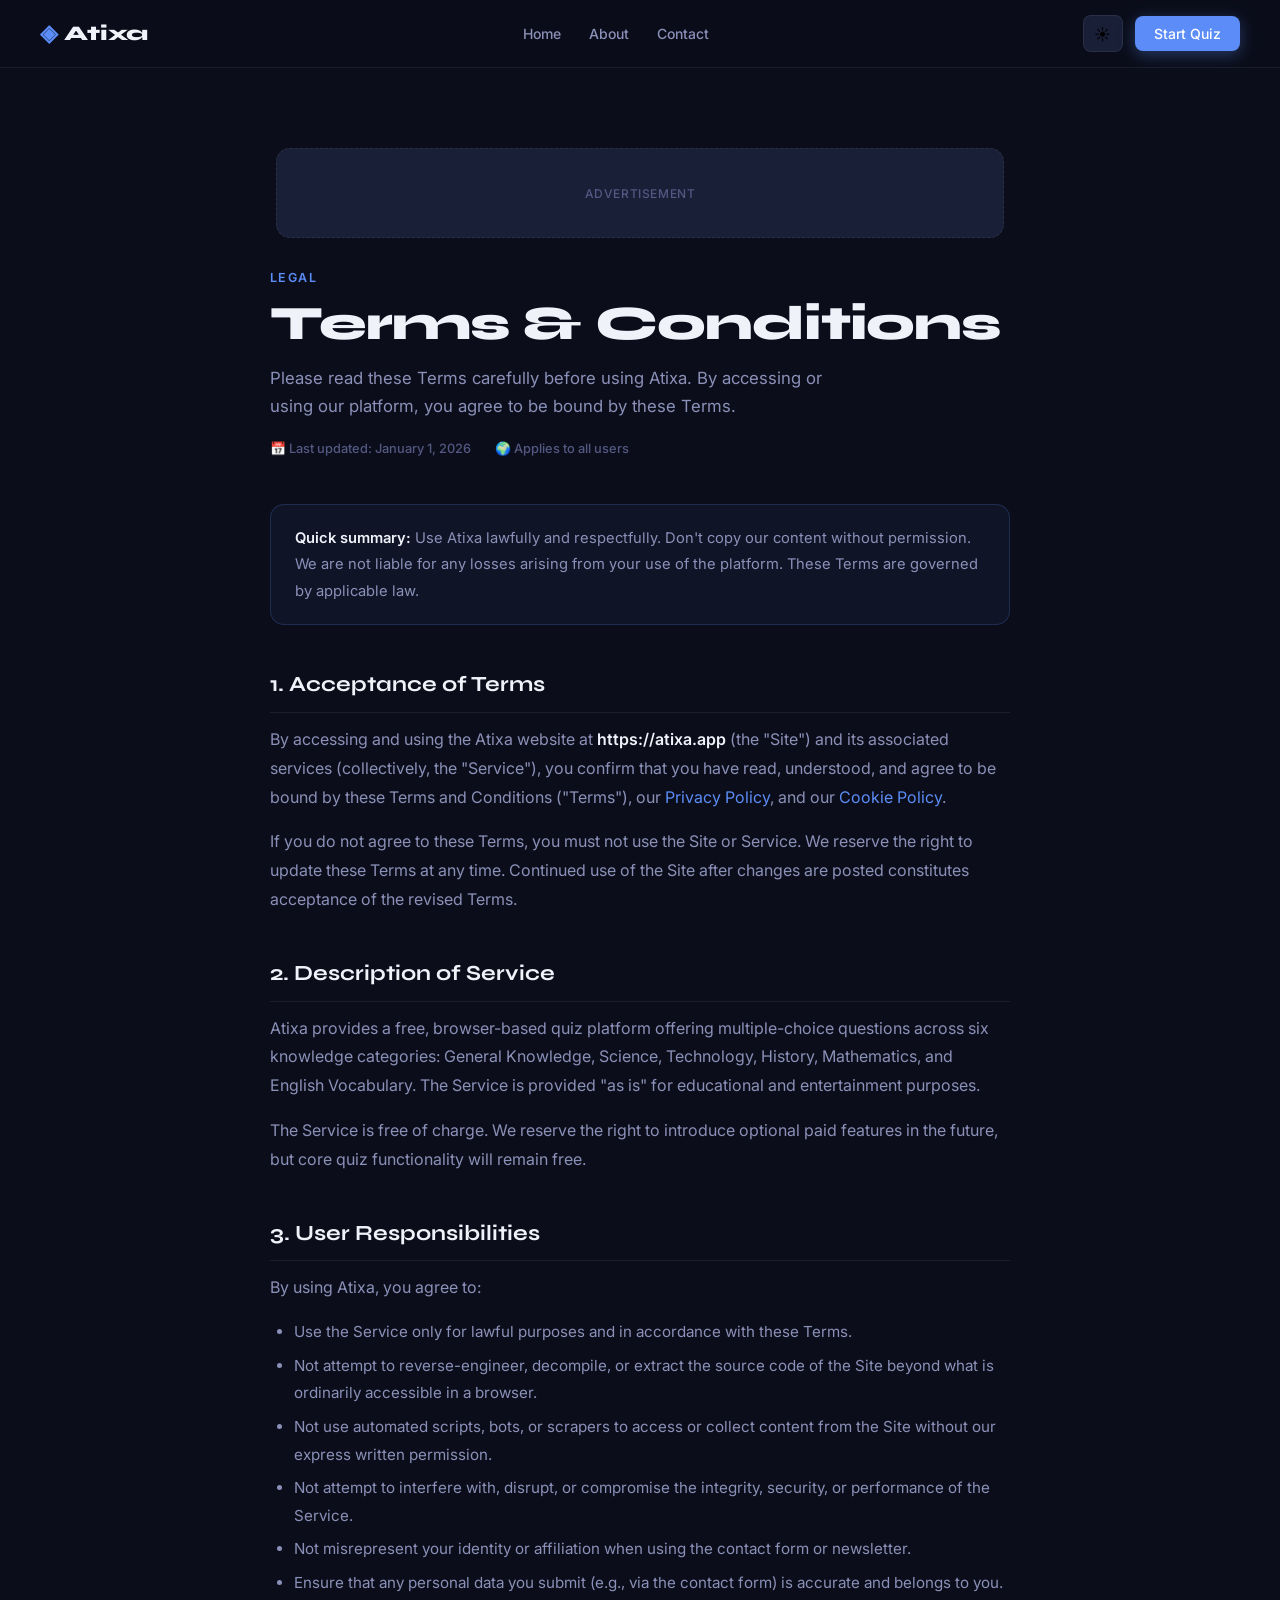
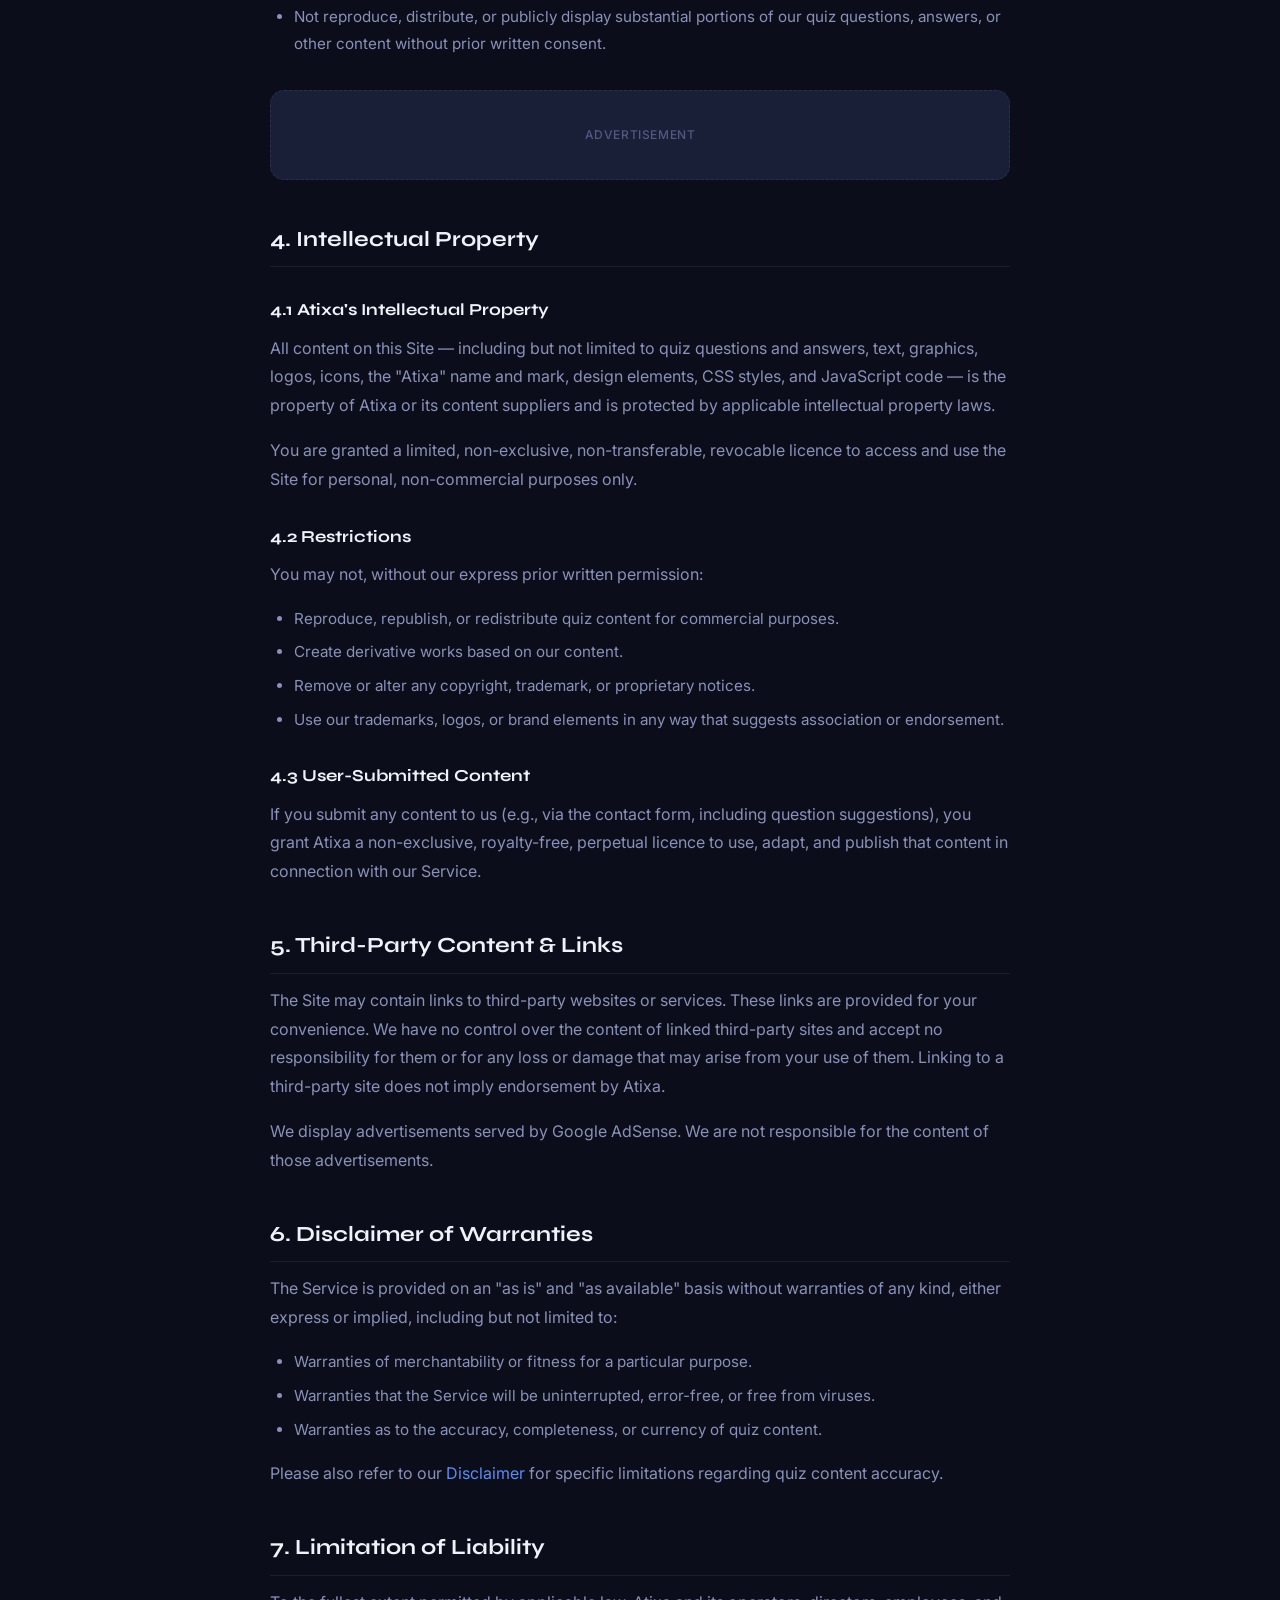
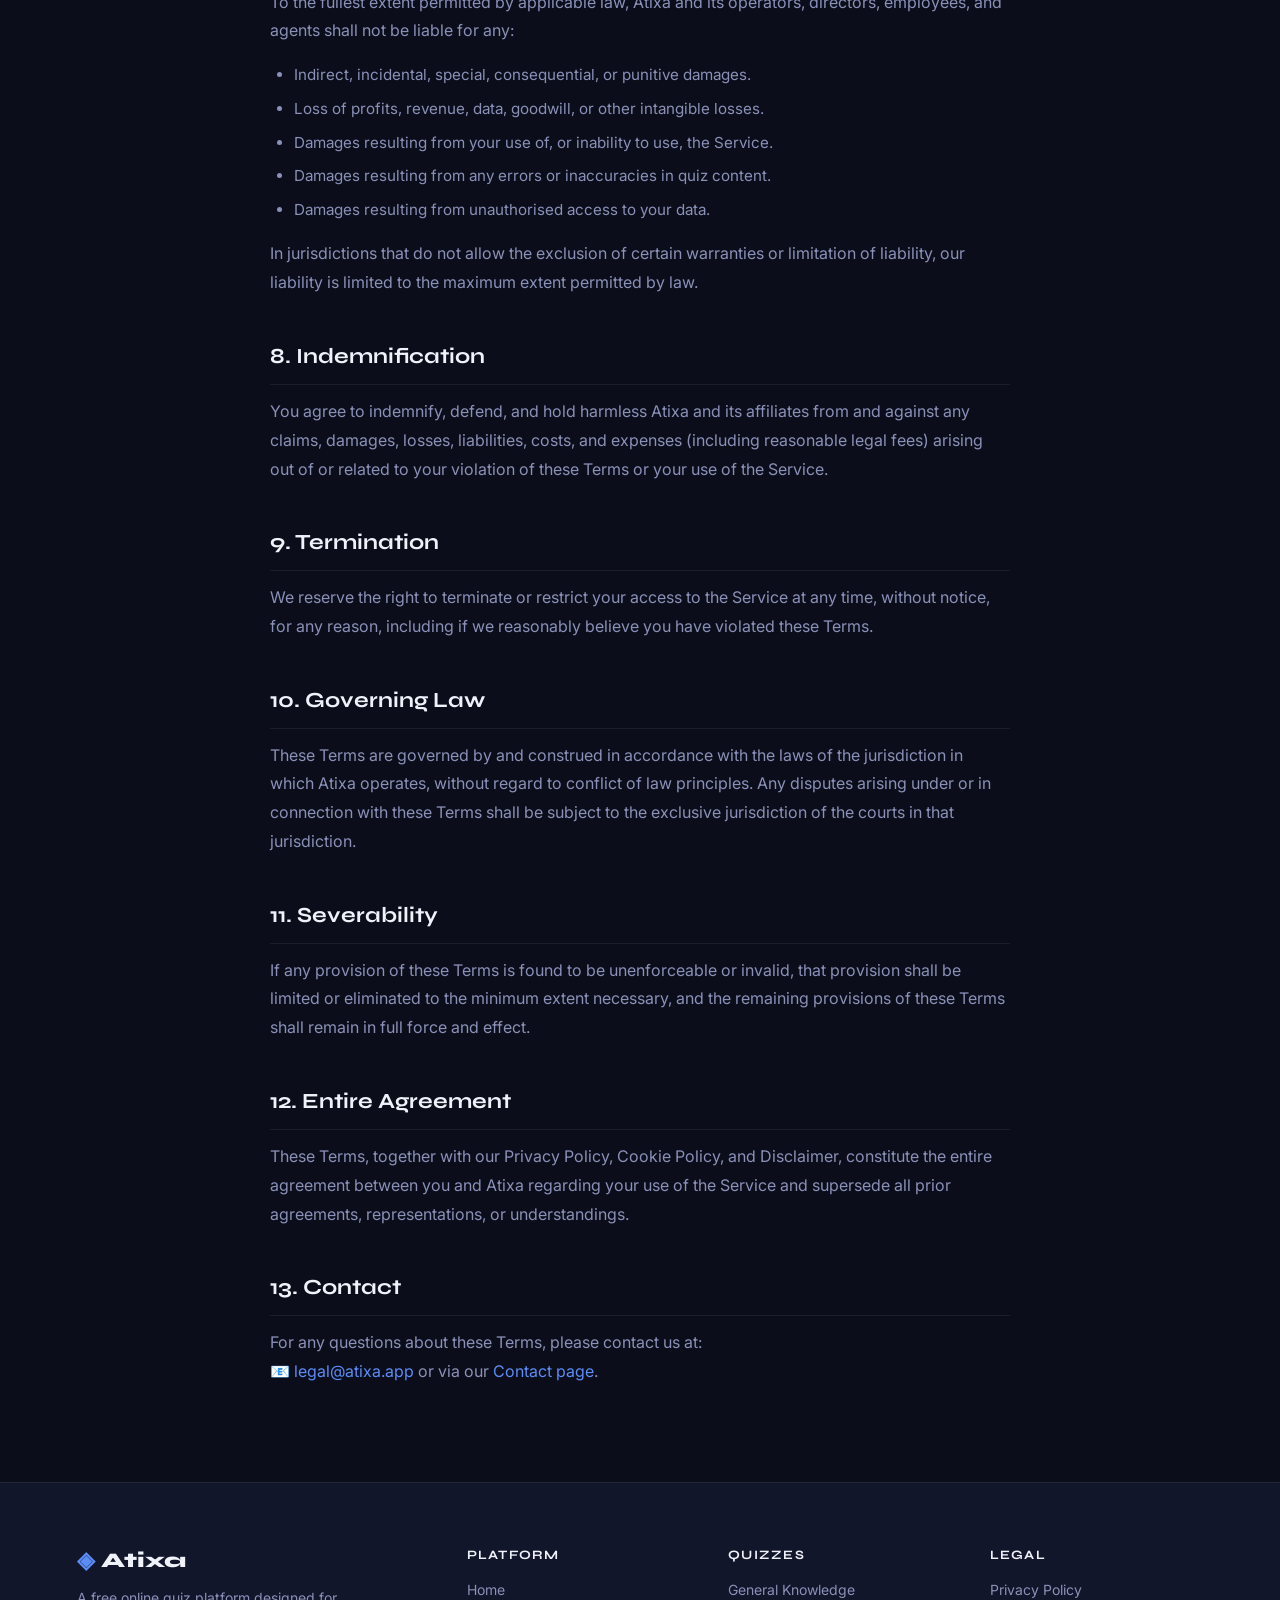
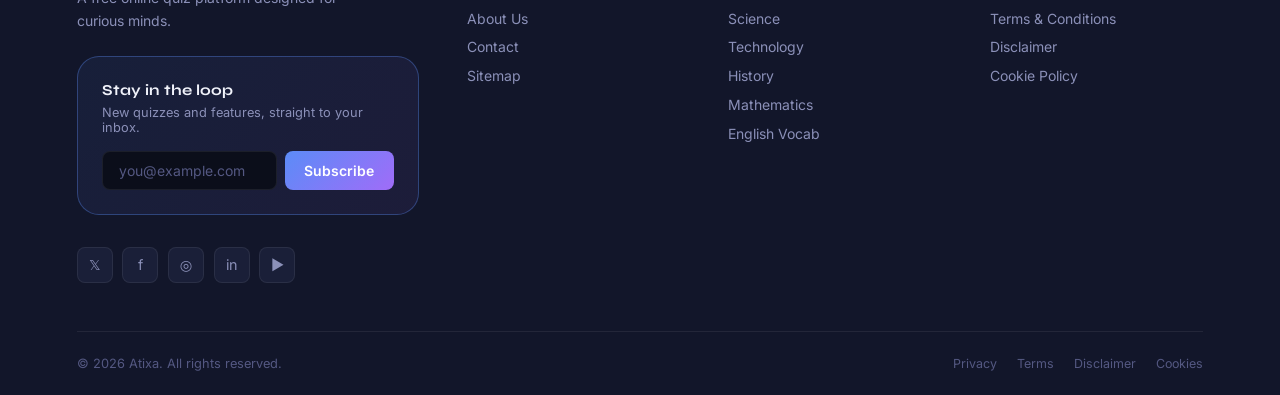
<file: terms.html>
<!DOCTYPE html>
<html lang="en" data-theme="dark">
<head>
  <meta charset="UTF-8" />
  <meta name="viewport" content="width=device-width, initial-scale=1.0" />
  <title>Terms &amp; Conditions — Atixa</title>
  <meta name="description" content="Atixa's Terms and Conditions. Read our user responsibilities, intellectual property rights, and limitation of liability clauses." />
  <meta name="robots" content="index, follow" />
  <link rel="canonical" href="https://atixa.app/terms.html" />
  <meta property="og:title" content="Terms &amp; Conditions — Atixa" />
  <meta property="og:description" content="Atixa Terms and Conditions — user responsibilities, IP rights, and limitations of liability." />
  <meta property="og:url" content="https://atixa.app/terms.html" />
  <link rel="stylesheet" href="style.css" />
  <link rel="preconnect" href="https://fonts.googleapis.com" />
  <link rel="preconnect" href="https://fonts.gstatic.com" crossorigin />
  <link href="https://fonts.googleapis.com/css2?family=Syne:wght@400;600;700;800&family=Inter:wght@300;400;500;600&display=swap" rel="stylesheet" />
</head>
<body>

  <nav class="nav" id="navbar">
    <a class="nav__logo" href="index.html"><span class="logo-icon">◈</span> Atixa</a>
    <div class="nav__links">
      <a class="nav__link" href="index.html">Home</a>
      <a class="nav__link" href="about.html">About</a>
      <a class="nav__link" href="contact.html">Contact</a>
    </div>
    <div class="nav__actions">
      <button class="theme-toggle" id="themeToggle" aria-label="Toggle theme"><span class="theme-toggle__icon">☀</span></button>
      <a class="btn btn--primary" href="index.html">Start Quiz</a>
    </div>
    <button class="nav__hamburger" id="hamburger" aria-label="Open menu"><span></span><span></span><span></span></button>
  </nav>
  <div class="mobile-menu" id="mobileMenu">
    <a class="btn btn--ghost" href="index.html">Home</a>
    <a class="btn btn--ghost" href="about.html">About</a>
    <a class="btn btn--ghost" href="contact.html">Contact</a>
    <a class="btn btn--primary" href="index.html">Start Quiz</a>
  </div>

  <main>
    <div class="static-page">

      <div class="ad-slot ad-slot--leaderboard" aria-label="Advertisement">Advertisement</div>

      <header class="static-hero">
        <p class="static-hero__eyebrow">Legal</p>
        <h1 class="static-hero__title">Terms &amp; Conditions</h1>
        <p class="static-hero__sub">Please read these Terms carefully before using Atixa. By accessing or using our platform, you agree to be bound by these Terms.</p>
        <div class="static-hero__meta">
          <span>📅 Last updated: January 1, 2026</span>
          <span>🌍 Applies to all users</span>
        </div>
      </header>

      <div class="prose">

        <div class="highlight-box">
          <p><strong>Quick summary:</strong> Use Atixa lawfully and respectfully. Don't copy our content without permission. We are not liable for any losses arising from your use of the platform. These Terms are governed by applicable law.</p>
        </div>

        <h2>1. Acceptance of Terms</h2>
        <p>By accessing and using the Atixa website at <strong>https://atixa.app</strong> (the "Site") and its associated services (collectively, the "Service"), you confirm that you have read, understood, and agree to be bound by these Terms and Conditions ("Terms"), our <a href="privacy.html">Privacy Policy</a>, and our <a href="cookies.html">Cookie Policy</a>.</p>
        <p>If you do not agree to these Terms, you must not use the Site or Service. We reserve the right to update these Terms at any time. Continued use of the Site after changes are posted constitutes acceptance of the revised Terms.</p>

        <h2>2. Description of Service</h2>
        <p>Atixa provides a free, browser-based quiz platform offering multiple-choice questions across six knowledge categories: General Knowledge, Science, Technology, History, Mathematics, and English Vocabulary. The Service is provided "as is" for educational and entertainment purposes.</p>
        <p>The Service is free of charge. We reserve the right to introduce optional paid features in the future, but core quiz functionality will remain free.</p>

        <h2>3. User Responsibilities</h2>
        <p>By using Atixa, you agree to:</p>
        <ul>
          <li>Use the Service only for lawful purposes and in accordance with these Terms.</li>
          <li>Not attempt to reverse-engineer, decompile, or extract the source code of the Site beyond what is ordinarily accessible in a browser.</li>
          <li>Not use automated scripts, bots, or scrapers to access or collect content from the Site without our express written permission.</li>
          <li>Not attempt to interfere with, disrupt, or compromise the integrity, security, or performance of the Service.</li>
          <li>Not misrepresent your identity or affiliation when using the contact form or newsletter.</li>
          <li>Ensure that any personal data you submit (e.g., via the contact form) is accurate and belongs to you.</li>
          <li>Not reproduce, distribute, or publicly display substantial portions of our quiz questions, answers, or other content without prior written consent.</li>
        </ul>

        <div class="ad-slot ad-slot--banner" aria-label="Advertisement">Advertisement</div>

        <h2>4. Intellectual Property</h2>
        <h3>4.1 Atixa's Intellectual Property</h3>
        <p>All content on this Site — including but not limited to quiz questions and answers, text, graphics, logos, icons, the "Atixa" name and mark, design elements, CSS styles, and JavaScript code — is the property of Atixa or its content suppliers and is protected by applicable intellectual property laws.</p>
        <p>You are granted a limited, non-exclusive, non-transferable, revocable licence to access and use the Site for personal, non-commercial purposes only.</p>

        <h3>4.2 Restrictions</h3>
        <p>You may not, without our express prior written permission:</p>
        <ul>
          <li>Reproduce, republish, or redistribute quiz content for commercial purposes.</li>
          <li>Create derivative works based on our content.</li>
          <li>Remove or alter any copyright, trademark, or proprietary notices.</li>
          <li>Use our trademarks, logos, or brand elements in any way that suggests association or endorsement.</li>
        </ul>

        <h3>4.3 User-Submitted Content</h3>
        <p>If you submit any content to us (e.g., via the contact form, including question suggestions), you grant Atixa a non-exclusive, royalty-free, perpetual licence to use, adapt, and publish that content in connection with our Service.</p>

        <h2>5. Third-Party Content &amp; Links</h2>
        <p>The Site may contain links to third-party websites or services. These links are provided for your convenience. We have no control over the content of linked third-party sites and accept no responsibility for them or for any loss or damage that may arise from your use of them. Linking to a third-party site does not imply endorsement by Atixa.</p>
        <p>We display advertisements served by Google AdSense. We are not responsible for the content of those advertisements.</p>

        <h2>6. Disclaimer of Warranties</h2>
        <p>The Service is provided on an "as is" and "as available" basis without warranties of any kind, either express or implied, including but not limited to:</p>
        <ul>
          <li>Warranties of merchantability or fitness for a particular purpose.</li>
          <li>Warranties that the Service will be uninterrupted, error-free, or free from viruses.</li>
          <li>Warranties as to the accuracy, completeness, or currency of quiz content.</li>
        </ul>
        <p>Please also refer to our <a href="disclaimer.html">Disclaimer</a> for specific limitations regarding quiz content accuracy.</p>

        <h2>7. Limitation of Liability</h2>
        <p>To the fullest extent permitted by applicable law, Atixa and its operators, directors, employees, and agents shall not be liable for any:</p>
        <ul>
          <li>Indirect, incidental, special, consequential, or punitive damages.</li>
          <li>Loss of profits, revenue, data, goodwill, or other intangible losses.</li>
          <li>Damages resulting from your use of, or inability to use, the Service.</li>
          <li>Damages resulting from any errors or inaccuracies in quiz content.</li>
          <li>Damages resulting from unauthorised access to your data.</li>
        </ul>
        <p>In jurisdictions that do not allow the exclusion of certain warranties or limitation of liability, our liability is limited to the maximum extent permitted by law.</p>

        <h2>8. Indemnification</h2>
        <p>You agree to indemnify, defend, and hold harmless Atixa and its affiliates from and against any claims, damages, losses, liabilities, costs, and expenses (including reasonable legal fees) arising out of or related to your violation of these Terms or your use of the Service.</p>

        <h2>9. Termination</h2>
        <p>We reserve the right to terminate or restrict your access to the Service at any time, without notice, for any reason, including if we reasonably believe you have violated these Terms.</p>

        <h2>10. Governing Law</h2>
        <p>These Terms are governed by and construed in accordance with the laws of the jurisdiction in which Atixa operates, without regard to conflict of law principles. Any disputes arising under or in connection with these Terms shall be subject to the exclusive jurisdiction of the courts in that jurisdiction.</p>

        <h2>11. Severability</h2>
        <p>If any provision of these Terms is found to be unenforceable or invalid, that provision shall be limited or eliminated to the minimum extent necessary, and the remaining provisions of these Terms shall remain in full force and effect.</p>

        <h2>12. Entire Agreement</h2>
        <p>These Terms, together with our Privacy Policy, Cookie Policy, and Disclaimer, constitute the entire agreement between you and Atixa regarding your use of the Service and supersede all prior agreements, representations, or understandings.</p>

        <h2>13. Contact</h2>
        <p>For any questions about these Terms, please contact us at:<br/>
        📧 <a href="mailto:legal@atixa.app">legal@atixa.app</a> or via our <a href="contact.html">Contact page</a>.</p>

      </div>
    </div>
  </main>

  <footer class="site-footer">
    <div class="site-footer__top">
      <div class="site-footer__brand">
        <a class="site-footer__logo" href="index.html"><span class="logo-icon">◈</span> Atixa</a>
        <p class="site-footer__tagline">A free online quiz platform designed for curious minds.</p>
        <div class="newsletter">
          <div class="newsletter__title">Stay in the loop</div>
          <div class="newsletter__sub">New quizzes and features, straight to your inbox.</div>
          <div class="newsletter__form">
            <input type="email" class="newsletter__input" placeholder="you@example.com" aria-label="Email" />
            <button class="newsletter__btn" type="button">Subscribe</button>
          </div>
        </div>
        <div class="social-links">
          <a class="social-link" href="#" aria-label="Twitter">𝕏</a>
          <a class="social-link" href="#" aria-label="Facebook">f</a>
          <a class="social-link" href="#" aria-label="Instagram">◎</a>
          <a class="social-link" href="#" aria-label="LinkedIn">in</a>
          <a class="social-link" href="#" aria-label="YouTube">▶</a>
        </div>
      </div>
      <div>
        <div class="site-footer__col-title">Platform</div>
        <ul class="site-footer__links">
          <li><a href="index.html">Home</a></li>
          <li><a href="about.html">About Us</a></li>
          <li><a href="contact.html">Contact</a></li>
          <li><a href="sitemap.html">Sitemap</a></li>
        </ul>
      </div>
      <div>
        <div class="site-footer__col-title">Quizzes</div>
        <ul class="site-footer__links">
          <li><a href="index.html">General Knowledge</a></li>
          <li><a href="index.html">Science</a></li>
          <li><a href="index.html">Technology</a></li>
          <li><a href="index.html">History</a></li>
          <li><a href="index.html">Mathematics</a></li>
          <li><a href="index.html">English Vocab</a></li>
        </ul>
      </div>
      <div>
        <div class="site-footer__col-title">Legal</div>
        <ul class="site-footer__links">
          <li><a href="privacy.html">Privacy Policy</a></li>
          <li><a href="terms.html">Terms &amp; Conditions</a></li>
          <li><a href="disclaimer.html">Disclaimer</a></li>
          <li><a href="cookies.html">Cookie Policy</a></li>
        </ul>
      </div>
    </div>
    <div class="site-footer__bottom">
      <p class="site-footer__copy">© 2026 Atixa. All rights reserved.</p>
      <nav class="site-footer__legal">
        <a href="privacy.html">Privacy</a>
        <a href="terms.html">Terms</a>
        <a href="disclaimer.html">Disclaimer</a>
        <a href="cookies.html">Cookies</a>
      </nav>
    </div>
  </footer>

  <script src="script.js"></script>
</body>
</html>
</file>
<file: style.css>
/* ═══════════════════════════════════════════════════
   ATIXA — style.css
   Design: deep-space dark / clean slate light
   Palette: #0B0E1A (void), #12162A (surface), #1E2440 (card),
            #5B8CF7 (primary), #A06CF8 (accent), #2CF5C0 (correct),
            #FF5E7D (wrong)
   Type: Syne (display) + Inter (body)
═══════════════════════════════════════════════════ */

/* ── TOKENS ── */
:root {
  --void:       #0B0E1A;
  --surface:    #12162A;
  --card:       #1A1F38;
  --card-hi:    #222847;
  --border:     rgba(255,255,255,0.07);
  --border-hi:  rgba(91,140,247,0.35);
  --primary:    #5B8CF7;
  --primary-d:  #3A6BDE;
  --accent:     #A06CF8;
  --correct:    #2CF5C0;
  --wrong:      #FF5E7D;
  --warn:       #FFB547;
  --text-1:     #F0F2FA;
  --text-2:     #8B90B8;
  --text-3:     #545882;
  --radius-sm:  8px;
  --radius-md:  14px;
  --radius-lg:  22px;
  --radius-xl:  32px;
  --shadow-sm:  0 2px 12px rgba(0,0,0,0.35);
  --shadow-md:  0 8px 32px rgba(0,0,0,0.45);
  --shadow-lg:  0 20px 60px rgba(0,0,0,0.55);
  --glow-p:     0 0 30px rgba(91,140,247,0.3);
  --glow-a:     0 0 30px rgba(160,108,248,0.3);
  --transition: 0.22s cubic-bezier(0.4,0,0.2,1);
  --nav-h:      68px;
}

[data-theme="light"] {
  --void:       #F0F4FF;
  --surface:    #FFFFFF;
  --card:       #F7F9FF;
  --card-hi:    #EDF0FF;
  --border:     rgba(91,140,247,0.12);
  --border-hi:  rgba(91,140,247,0.4);
  --text-1:     #111827;
  --text-2:     #4B5280;
  --text-3:     #8892B0;
  --shadow-sm:  0 2px 12px rgba(91,140,247,0.08);
  --shadow-md:  0 8px 32px rgba(91,140,247,0.12);
  --shadow-lg:  0 20px 60px rgba(91,140,247,0.15);
  --glow-p:     0 0 30px rgba(91,140,247,0.15);
}

/* ── RESET ── */
*, *::before, *::after { box-sizing: border-box; margin: 0; padding: 0; }
html { scroll-behavior: smooth; }
body {
  font-family: 'Inter', system-ui, sans-serif;
  background: var(--void);
  color: var(--text-1);
  min-height: 100vh;
  overflow-x: hidden;
  transition: background var(--transition), color var(--transition);
}
button { cursor: pointer; font-family: inherit; border: none; outline: none; }
button:focus-visible { outline: 2px solid var(--primary); outline-offset: 3px; }
img { max-width: 100%; display: block; }

/* ── TYPOGRAPHY ── */
h1, h2, h3, .hero__headline, .stats__num {
  font-family: 'Syne', system-ui, sans-serif;
}

/* ── SCROLLBAR ── */
::-webkit-scrollbar { width: 6px; }
::-webkit-scrollbar-track { background: var(--void); }
::-webkit-scrollbar-thumb { background: var(--card-hi); border-radius: 99px; }

/* ══════════════════
   NAV
══════════════════ */
.nav {
  position: fixed; top: 0; left: 0; right: 0; z-index: 100;
  display: flex; align-items: center; justify-content: space-between;
  padding: 0 clamp(1rem, 4vw, 2.5rem);
  height: var(--nav-h);
  background: rgba(11,14,26,0.75);
  backdrop-filter: blur(16px);
  -webkit-backdrop-filter: blur(16px);
  border-bottom: 1px solid var(--border);
  transition: background var(--transition);
}
[data-theme="light"] .nav {
  background: rgba(240,244,255,0.8);
}
.nav__logo {
  font-family: 'Syne', sans-serif;
  font-size: 1.3rem; font-weight: 800;
  color: var(--text-1); text-decoration: none;
  display: flex; align-items: center; gap: 0.4rem;
  letter-spacing: -0.01em;
}
.logo-icon { color: var(--primary); font-size: 1.1em; }

.nav__actions {
  display: flex; align-items: center; gap: 0.75rem;
}

.nav__hamburger {
  display: none; flex-direction: column; gap: 5px;
  background: none; padding: 6px;
}
.nav__hamburger span {
  display: block; width: 22px; height: 2px;
  background: var(--text-1); border-radius: 2px;
  transition: var(--transition);
}

.mobile-menu {
  display: none; position: fixed; top: var(--nav-h);
  left: 0; right: 0; z-index: 99;
  flex-direction: column; gap: 0.5rem; padding: 1rem;
  background: var(--surface);
  border-bottom: 1px solid var(--border);
}
.mobile-menu.open { display: flex; }

/* ══════════════════
   BUTTONS
══════════════════ */
.btn {
  display: inline-flex; align-items: center; gap: 0.4rem;
  padding: 0.55rem 1.2rem;
  border-radius: var(--radius-sm);
  font-size: 0.875rem; font-weight: 500;
  transition: var(--transition);
  white-space: nowrap;
  text-decoration: none;
}
.btn--primary {
  background: var(--primary);
  color: #fff;
  box-shadow: 0 4px 16px rgba(91,140,247,0.35);
}
.btn--primary:hover {
  background: var(--primary-d);
  transform: translateY(-1px);
  box-shadow: 0 6px 22px rgba(91,140,247,0.45);
}
.btn--ghost {
  background: transparent;
  color: var(--text-2);
  border: 1px solid var(--border);
}
.btn--ghost:hover { background: var(--card); color: var(--text-1); }

.btn--outline {
  background: transparent;
  color: var(--primary);
  border: 1px solid var(--primary);
}
.btn--outline:hover {
  background: rgba(91,140,247,0.1);
}
.btn--hero {
  background: linear-gradient(135deg, var(--primary), var(--accent));
  color: #fff;
  padding: 0.85rem 2rem;
  border-radius: var(--radius-md);
  font-size: 1rem; font-weight: 600;
  box-shadow: 0 6px 28px rgba(91,140,247,0.4), 0 0 0 1px rgba(255,255,255,0.08) inset;
}
.btn--hero:hover {
  transform: translateY(-2px);
  box-shadow: 0 10px 36px rgba(91,140,247,0.5);
}
.btn__arrow { transition: transform var(--transition); }
.btn--hero:hover .btn__arrow { transform: translateX(4px); }

.btn--back {
  background: var(--card);
  color: var(--text-2);
  border: 1px solid var(--border);
  border-radius: var(--radius-sm);
}
.btn--back:hover { color: var(--text-1); border-color: var(--border-hi); }
.btn--sm { padding: 0.4rem 0.85rem; font-size: 0.8rem; }

.btn--nav {
  background: var(--card);
  color: var(--text-2);
  border: 1px solid var(--border);
  border-radius: var(--radius-sm);
  padding: 0.6rem 1.2rem;
}
.btn--nav:hover:not(:disabled) { color: var(--text-1); border-color: var(--border-hi); }
.btn--nav:disabled { opacity: 0.35; cursor: not-allowed; }
.btn--nav-next {
  background: linear-gradient(135deg, var(--primary), var(--accent));
  color: #fff; border: none;
  box-shadow: 0 4px 16px rgba(91,140,247,0.3);
}
.btn--nav-next:hover { transform: translateY(-1px); box-shadow: 0 6px 22px rgba(91,140,247,0.45); }

.btn--danger {
  background: var(--wrong);
  color: #fff;
  box-shadow: 0 4px 16px rgba(255,94,125,0.35);
}
.btn--danger:hover { opacity: 0.9; transform: translateY(-1px); }

/* ── Theme toggle ── */
.theme-toggle {
  background: var(--card);
  border: 1px solid var(--border);
  border-radius: var(--radius-sm);
  padding: 0.45rem 0.65rem;
  font-size: 1rem;
  transition: var(--transition);
}
.theme-toggle:hover { border-color: var(--border-hi); }

/* ══════════════════
   SECTIONS (routing)
══════════════════ */
.section {
  display: none;
  min-height: 100vh;
  padding-top: var(--nav-h);
  animation: sectionIn 0.35s ease both;
}
.section.active { display: block; }

@keyframes sectionIn {
  from { opacity: 0; transform: translateY(12px); }
  to   { opacity: 1; transform: translateY(0); }
}

/* ══════════════════
   HERO
══════════════════ */
.hero {
  position: relative; overflow: hidden;
  display: grid;
  grid-template-columns: 1fr 1fr;
  align-items: center;
  min-height: calc(100vh - var(--nav-h));
  padding: 4rem clamp(1.5rem, 6vw, 5rem);
  gap: 3rem;
}

.hero__bg {
  position: absolute; inset: 0; z-index: 0;
  pointer-events: none;
}
.orb {
  position: absolute; border-radius: 50%;
  filter: blur(80px); opacity: 0.18;
  animation: orbFloat 8s ease-in-out infinite alternate;
}
.orb--1 {
  width: 500px; height: 500px;
  background: var(--primary);
  top: -200px; right: -100px;
}
.orb--2 {
  width: 350px; height: 350px;
  background: var(--accent);
  bottom: -100px; left: -80px;
  animation-delay: -3s; animation-duration: 10s;
}
.orb--3 {
  width: 200px; height: 200px;
  background: var(--correct);
  top: 40%; left: 40%;
  animation-delay: -5s; animation-duration: 6s;
}
@keyframes orbFloat {
  from { transform: translate(0,0) scale(1); }
  to   { transform: translate(30px, -30px) scale(1.08); }
}

.grid-lines {
  position: absolute; inset: 0;
  background-image:
    linear-gradient(rgba(91,140,247,0.04) 1px, transparent 1px),
    linear-gradient(90deg, rgba(91,140,247,0.04) 1px, transparent 1px);
  background-size: 50px 50px;
}

.hero__content { position: relative; z-index: 1; }

.hero__badge {
  display: inline-flex; align-items: center; gap: 0.5rem;
  padding: 0.4rem 0.9rem;
  background: rgba(44,245,192,0.08);
  border: 1px solid rgba(44,245,192,0.25);
  border-radius: 99px;
  font-size: 0.8rem; color: var(--correct);
  margin-bottom: 1.5rem;
  font-weight: 500;
}
.pulse-dot {
  width: 7px; height: 7px; border-radius: 50%;
  background: var(--correct);
  animation: pulse 2s ease infinite;
}
@keyframes pulse {
  0%, 100% { box-shadow: 0 0 0 0 rgba(44,245,192,0.5); }
  50% { box-shadow: 0 0 0 6px rgba(44,245,192,0); }
}

.hero__headline {
  font-size: clamp(3rem, 6vw, 5.5rem);
  font-weight: 800;
  line-height: 1.0;
  letter-spacing: -0.03em;
  color: var(--text-1);
  margin-bottom: 1.5rem;
}
.hero__headline em {
  font-style: normal;
  background: linear-gradient(135deg, var(--primary), var(--accent));
  -webkit-background-clip: text;
  -webkit-text-fill-color: transparent;
  background-clip: text;
}

.hero__sub {
  font-size: 1.05rem; color: var(--text-2);
  line-height: 1.7; max-width: 460px;
  margin-bottom: 2rem;
}

.hero__cta {
  display: flex; align-items: center; gap: 1.2rem; flex-wrap: wrap;
}
.hero__cta-note {
  font-size: 0.8rem; color: var(--text-3);
}

/* Hero visual */
.hero__visual {
  position: relative; z-index: 1;
  display: flex; align-items: center; justify-content: center;
  height: 420px;
}

.hero__ring {
  position: relative; display: flex; align-items: center; justify-content: center;
}
.ring {
  position: absolute;
  border-radius: 50%;
  border: 1px solid var(--border);
}
.ring--outer {
  width: 300px; height: 300px;
  animation: ringRotate 20s linear infinite;
  border-color: rgba(91,140,247,0.2);
}
.ring--inner {
  width: 200px; height: 200px;
  animation: ringRotate 12s linear infinite reverse;
  border-color: rgba(160,108,248,0.2);
}
.ring__center {
  font-size: 3rem; color: var(--primary);
  text-shadow: var(--glow-p);
  animation: ringPulse 3s ease-in-out infinite;
}
@keyframes ringRotate { to { transform: rotate(360deg); } }
@keyframes ringPulse {
  0%, 100% { opacity: 1; text-shadow: 0 0 20px rgba(91,140,247,0.5); }
  50% { opacity: 0.6; text-shadow: 0 0 40px rgba(91,140,247,0.8); }
}

.floating-card {
  position: absolute;
  background: var(--card);
  border: 1px solid var(--border);
  border-radius: var(--radius-md);
  padding: 0.75rem 1rem;
  display: flex; align-items: center; gap: 0.6rem;
  box-shadow: var(--shadow-md);
  backdrop-filter: blur(12px);
  animation: cardFloat var(--dur, 6s) ease-in-out infinite alternate;
}
.fc--1 { top: 10%; right: 5%; --dur: 5s; }
.fc--2 { bottom: 15%; left: 0%; --dur: 7s; animation-delay: -2s; }
.fc--3 { top: 45%; right: -2%; --dur: 6s; animation-delay: -4s; }
@keyframes cardFloat {
  from { transform: translateY(0); }
  to   { transform: translateY(-14px); }
}
.fc__emoji { font-size: 1.2rem; }
.fc__label { font-size: 0.78rem; color: var(--text-2); font-weight: 500; }
.fc__score {
  font-family: 'Syne', sans-serif;
  font-size: 0.85rem; font-weight: 700;
  color: var(--correct);
  margin-left: auto;
  padding-left: 0.6rem;
}

/* ══════════════════
   STATS
══════════════════ */
.stats {
  display: flex; align-items: center; justify-content: center;
  flex-wrap: wrap; gap: 0;
  background: var(--card);
  border-top: 1px solid var(--border);
  border-bottom: 1px solid var(--border);
  padding: 2.5rem clamp(1.5rem, 6vw, 5rem);
}
.stats__item {
  display: flex; flex-direction: column; align-items: center; gap: 0.3rem;
  padding: 0.5rem 2.5rem;
  flex: 1; min-width: 120px;
}
.stats__num {
  font-size: clamp(2rem, 4vw, 2.8rem);
  font-weight: 800; color: var(--text-1);
  line-height: 1;
  background: linear-gradient(135deg, var(--primary), var(--accent));
  -webkit-background-clip: text;
  -webkit-text-fill-color: transparent;
  background-clip: text;
}
.stats__label {
  font-size: 0.8rem; color: var(--text-3);
  text-transform: uppercase; letter-spacing: 0.08em;
  font-weight: 500;
}
.stats__divider {
  width: 1px; height: 40px;
  background: var(--border);
}

/* ══════════════════
   SECTION HEADER
══════════════════ */
.section-header {
  text-align: center;
  padding: 4rem clamp(1.5rem, 6vw, 5rem) 2rem;
}
.section-header__eyebrow {
  font-size: 0.78rem; font-weight: 600;
  color: var(--primary); text-transform: uppercase;
  letter-spacing: 0.12em; margin-bottom: 0.6rem;
}
.section-header__title {
  font-size: clamp(1.8rem, 3.5vw, 2.8rem);
  font-weight: 800; letter-spacing: -0.02em;
  color: var(--text-1);
}

/* ══════════════════
   CATEGORY GRID
══════════════════ */
.cat-grid {
  display: grid;
  grid-template-columns: repeat(auto-fill, minmax(240px, 1fr));
  gap: 1.25rem;
  padding: 0 clamp(1.5rem, 6vw, 5rem) 4rem;
}
.cat-grid--full {
  padding: 2rem clamp(1.5rem, 6vw, 5rem);
  grid-template-columns: repeat(auto-fill, minmax(260px, 1fr));
}

.cat-card {
  background: var(--card);
  border: 1px solid var(--border);
  border-radius: var(--radius-lg);
  padding: 1.8rem;
  cursor: pointer;
  transition: var(--transition);
  position: relative; overflow: hidden;
  display: flex; flex-direction: column; gap: 0.8rem;
}
.cat-card::before {
  content: '';
  position: absolute; inset: 0;
  background: linear-gradient(135deg, var(--cat-color, var(--primary)), transparent 60%);
  opacity: 0.05;
  transition: opacity var(--transition);
}
.cat-card:hover {
  border-color: var(--border-hi);
  transform: translateY(-4px);
  box-shadow: var(--shadow-md);
}
.cat-card:hover::before { opacity: 0.1; }

.cat-card__icon {
  font-size: 2.2rem;
  width: 52px; height: 52px;
  background: rgba(255,255,255,0.05);
  border-radius: var(--radius-sm);
  display: flex; align-items: center; justify-content: center;
  border: 1px solid var(--border);
}
.cat-card__name {
  font-family: 'Syne', sans-serif;
  font-size: 1.05rem; font-weight: 700;
  color: var(--text-1);
}
.cat-card__desc {
  font-size: 0.82rem; color: var(--text-2);
  line-height: 1.55;
}
.cat-card__meta {
  display: flex; align-items: center; justify-content: space-between;
  margin-top: auto; padding-top: 0.5rem;
}
.cat-card__count {
  font-size: 0.75rem; color: var(--text-3);
  font-weight: 500;
}
.cat-card__arrow {
  width: 28px; height: 28px;
  background: linear-gradient(135deg, var(--primary), var(--accent));
  border-radius: 50%;
  display: flex; align-items: center; justify-content: center;
  font-size: 0.75rem; color: #fff;
  transition: transform var(--transition);
}
.cat-card:hover .cat-card__arrow { transform: translateX(3px); }

/* ══════════════════
   HOW IT WORKS
══════════════════ */
.how {
  padding-bottom: 5rem;
}
.how__steps {
  display: flex; align-items: center; justify-content: center;
  flex-wrap: wrap; gap: 1rem;
  padding: 1rem clamp(1.5rem, 6vw, 5rem);
}
.how__step {
  background: var(--card);
  border: 1px solid var(--border);
  border-radius: var(--radius-lg);
  padding: 2rem;
  flex: 1; min-width: 200px; max-width: 280px;
  text-align: center;
}
.how__step-num {
  font-family: 'Syne', sans-serif;
  font-size: 2.5rem; font-weight: 800;
  background: linear-gradient(135deg, var(--primary), var(--accent));
  -webkit-background-clip: text;
  -webkit-text-fill-color: transparent;
  background-clip: text;
  margin-bottom: 0.75rem;
}
.how__step h3 {
  font-family: 'Syne', sans-serif;
  font-size: 1rem; font-weight: 700;
  color: var(--text-1); margin-bottom: 0.5rem;
}
.how__step p { font-size: 0.85rem; color: var(--text-2); line-height: 1.6; }
.how__step-arrow {
  font-size: 1.5rem; color: var(--text-3);
  align-self: center;
}

.home-cats__cta {
  text-align: center; padding: 1.5rem 0 3rem;
}

/* ══════════════════
   FOOTER
══════════════════ */
.footer {
  border-top: 1px solid var(--border);
  padding: 2rem clamp(1.5rem, 6vw, 5rem);
  display: flex; align-items: center; justify-content: space-between;
  flex-wrap: wrap; gap: 1rem;
}
.footer__logo {
  font-family: 'Syne', sans-serif;
  font-size: 1.1rem; font-weight: 800;
  color: var(--text-1);
  display: flex; align-items: center; gap: 0.4rem;
}
.footer__copy { font-size: 0.82rem; color: var(--text-3); }

/* ══════════════════
   PAGE HEADER
══════════════════ */
.page-header {
  display: flex; align-items: flex-start; gap: 1.5rem;
  padding: 2rem clamp(1.5rem, 6vw, 5rem) 1.5rem;
  flex-wrap: wrap;
}
.page-header__title {
  font-size: clamp(1.6rem, 3vw, 2.2rem);
  font-weight: 800; letter-spacing: -0.02em;
}
.page-header__sub { font-size: 0.9rem; color: var(--text-2); margin-top: 0.3rem; }

/* ══════════════════
   QUIZ LAYOUT
══════════════════ */
.quiz-wrap {
  max-width: 720px; margin: 0 auto;
  padding: 2rem clamp(1rem, 4vw, 2rem) 4rem;
  display: flex; flex-direction: column; gap: 1.25rem;
}

.quiz-header {
  display: flex; align-items: center;
  justify-content: space-between; gap: 1rem;
  flex-wrap: wrap;
}
.quiz-meta {
  display: flex; align-items: center; gap: 0.75rem; flex-wrap: wrap;
}
.quiz-cat-badge {
  padding: 0.3rem 0.75rem;
  background: rgba(91,140,247,0.12);
  border: 1px solid rgba(91,140,247,0.25);
  border-radius: 99px;
  font-size: 0.78rem; font-weight: 600;
  color: var(--primary);
}
.quiz-counter {
  font-size: 0.82rem; color: var(--text-2);
  font-weight: 500;
}
.quiz-timer {
  display: flex; align-items: center; gap: 0.4rem;
  padding: 0.4rem 0.85rem;
  background: var(--card);
  border: 1px solid var(--border);
  border-radius: var(--radius-sm);
  font-size: 0.9rem; font-weight: 600;
  font-family: 'Syne', sans-serif;
  color: var(--text-1);
  transition: var(--transition);
}
.quiz-timer.warn { color: var(--warn); border-color: rgba(255,181,71,0.4); }
.quiz-timer.danger { color: var(--wrong); border-color: rgba(255,94,125,0.4); }

/* Progress */
.progress-bar-wrap {
  height: 4px;
  background: var(--card-hi);
  border-radius: 99px;
  position: relative; overflow: hidden;
}
.progress-bar {
  height: 100%;
  background: linear-gradient(90deg, var(--primary), var(--accent));
  border-radius: 99px;
  transition: width 0.5s cubic-bezier(0.4,0,0.2,1);
}
.progress-glow {
  position: absolute; top: -2px; height: 8px;
  background: var(--primary);
  border-radius: 99px;
  filter: blur(4px); opacity: 0.5;
  transition: width 0.5s cubic-bezier(0.4,0,0.2,1);
}

/* Question card */
.question-card {
  background: var(--card);
  border: 1px solid var(--border);
  border-radius: var(--radius-xl);
  padding: 2.5rem;
  box-shadow: var(--shadow-md);
  transition: var(--transition);
}
.question-num {
  font-family: 'Syne', sans-serif;
  font-size: 0.78rem; font-weight: 700;
  color: var(--primary);
  letter-spacing: 0.1em; text-transform: uppercase;
  margin-bottom: 0.75rem;
}
.question-text {
  font-family: 'Syne', sans-serif;
  font-size: clamp(1.1rem, 2.5vw, 1.4rem);
  font-weight: 700; letter-spacing: -0.01em;
  color: var(--text-1);
  line-height: 1.45;
  margin-bottom: 2rem;
}

/* Options */
.options-grid {
  display: flex; flex-direction: column; gap: 0.75rem;
}
.option {
  display: flex; align-items: center; gap: 1rem;
  padding: 1rem 1.2rem;
  background: var(--void);
  border: 1.5px solid var(--border);
  border-radius: var(--radius-md);
  cursor: pointer; font-size: 0.95rem;
  color: var(--text-1); font-weight: 500;
  transition: var(--transition);
  text-align: left; position: relative; overflow: hidden;
}
[data-theme="light"] .option { background: var(--card-hi); }
.option:hover:not(.answered) {
  border-color: var(--border-hi);
  background: var(--card-hi);
  transform: translateX(4px);
}
.option__letter {
  width: 30px; height: 30px;
  border-radius: 50%;
  background: var(--card-hi);
  border: 1px solid var(--border);
  display: flex; align-items: center; justify-content: center;
  font-family: 'Syne', sans-serif;
  font-size: 0.75rem; font-weight: 700;
  flex-shrink: 0;
  transition: var(--transition);
}
.option.selected { border-color: var(--primary); background: rgba(91,140,247,0.08); }
.option.selected .option__letter { background: var(--primary); color: #fff; border-color: var(--primary); }
.option.correct { border-color: var(--correct); background: rgba(44,245,192,0.08); }
.option.correct .option__letter { background: var(--correct); color: #0B0E1A; border-color: var(--correct); }
.option.wrong { border-color: var(--wrong); background: rgba(255,94,125,0.08); }
.option.wrong .option__letter { background: var(--wrong); color: #fff; border-color: var(--wrong); }
.option.answered { cursor: default; transform: none !important; }
.option__check {
  margin-left: auto;
  font-size: 1rem;
  opacity: 0;
  transition: opacity var(--transition);
}
.option.correct .option__check,
.option.wrong .option__check { opacity: 1; }

/* Quiz nav */
.quiz-nav {
  display: flex; align-items: center; justify-content: space-between;
  gap: 1rem;
}
.quiz-dots {
  display: flex; gap: 0.35rem; flex-wrap: wrap; justify-content: center;
}
.quiz-dot {
  width: 8px; height: 8px; border-radius: 50%;
  background: var(--card-hi);
  transition: var(--transition);
}
.quiz-dot.active {
  background: var(--primary);
  box-shadow: 0 0 8px rgba(91,140,247,0.6);
  width: 20px; border-radius: 4px;
}
.quiz-dot.answered { background: var(--primary); opacity: 0.5; }
.quiz-dot.correct { background: var(--correct); }
.quiz-dot.wrong { background: var(--wrong); }

/* ══════════════════
   RESULTS
══════════════════ */
.results-wrap {
  max-width: 820px; margin: 0 auto;
  padding: 3rem clamp(1rem, 4vw, 2.5rem) 5rem;
}

.results-top {
  display: flex; align-items: center; gap: 3rem;
  flex-wrap: wrap; margin-bottom: 3rem;
}

.results-score-ring {
  position: relative;
  width: 180px; height: 180px;
  flex-shrink: 0;
}
.score-svg {
  width: 100%; height: 100%;
  transform: rotate(-90deg);
}
.score-track {
  fill: none; stroke: var(--card-hi); stroke-width: 8;
}
.score-fill {
  fill: none;
  stroke: url(#scoreGrad);
  stroke-width: 8;
  stroke-linecap: round;
  transition: stroke-dashoffset 1.2s cubic-bezier(0.4,0,0.2,1);
}
.results-score-inner {
  position: absolute; inset: 0;
  display: flex; flex-direction: column;
  align-items: center; justify-content: center;
}
.results-pct {
  font-family: 'Syne', sans-serif;
  font-size: 2.2rem; font-weight: 800;
  color: var(--text-1);
  background: linear-gradient(135deg, var(--primary), var(--accent));
  -webkit-background-clip: text;
  -webkit-text-fill-color: transparent;
  background-clip: text;
}
.results-label { font-size: 0.75rem; color: var(--text-3); text-transform: uppercase; letter-spacing: 0.08em; }

.results-summary { flex: 1; min-width: 240px; }
.results-message {
  font-family: 'Syne', sans-serif;
  font-size: clamp(1.3rem, 3vw, 1.8rem);
  font-weight: 800; color: var(--text-1);
  margin-bottom: 1.5rem;
  line-height: 1.3;
}

.results-stats {
  display: flex; gap: 1rem; flex-wrap: wrap; margin-bottom: 2rem;
}
.results-stat {
  flex: 1; min-width: 80px;
  background: var(--card);
  border: 1px solid var(--border);
  border-radius: var(--radius-md);
  padding: 1rem;
  text-align: center;
  display: flex; flex-direction: column; gap: 0.3rem;
}
.results-stat--correct { border-color: rgba(44,245,192,0.25); }
.results-stat--wrong { border-color: rgba(255,94,125,0.25); }
.results-stat__num {
  font-family: 'Syne', sans-serif;
  font-size: 1.8rem; font-weight: 800;
}
.results-stat--correct .results-stat__num { color: var(--correct); }
.results-stat--wrong .results-stat__num { color: var(--wrong); }
.results-stat--time .results-stat__num { color: var(--primary); }
.results-stat__label { font-size: 0.75rem; color: var(--text-3); font-weight: 500; }

.results-actions {
  display: flex; flex-wrap: wrap; gap: 0.75rem;
}

/* Review */
.review-section {
  background: var(--card);
  border: 1px solid var(--border);
  border-radius: var(--radius-xl);
  padding: 2rem;
}
.review-title {
  font-family: 'Syne', sans-serif;
  font-size: 1.1rem; font-weight: 700;
  color: var(--text-1); margin-bottom: 1.5rem;
}
.review-list { display: flex; flex-direction: column; gap: 1rem; }

.review-item {
  padding: 1.2rem;
  background: var(--void);
  border-radius: var(--radius-md);
  border-left: 3px solid var(--border);
}
[data-theme="light"] .review-item { background: var(--card-hi); }
.review-item.correct-item { border-left-color: var(--correct); }
.review-item.wrong-item { border-left-color: var(--wrong); }
.review-item__q {
  font-size: 0.88rem; font-weight: 600; color: var(--text-1);
  margin-bottom: 0.5rem; line-height: 1.45;
}
.review-item__answers {
  display: flex; flex-wrap: wrap; gap: 0.5rem; font-size: 0.8rem;
}
.review-item__yours {
  padding: 0.2rem 0.6rem; border-radius: 99px;
  font-weight: 500;
}
.correct-item .review-item__yours {
  background: rgba(44,245,192,0.15); color: var(--correct);
}
.wrong-item .review-item__yours {
  background: rgba(255,94,125,0.15); color: var(--wrong);
}
.review-item__correct {
  padding: 0.2rem 0.6rem; border-radius: 99px;
  background: rgba(44,245,192,0.1); color: var(--correct);
  font-weight: 500;
}

/* ══════════════════
   OVERLAYS
══════════════════ */
.overlay {
  display: none; position: fixed; inset: 0; z-index: 200;
  background: rgba(0,0,0,0.7);
  backdrop-filter: blur(6px);
  align-items: center; justify-content: center;
}
.overlay.open { display: flex; animation: fadeIn 0.2s ease; }
@keyframes fadeIn { from { opacity: 0; } to { opacity: 1; } }

.overlay__card {
  background: var(--card);
  border: 1px solid var(--border);
  border-radius: var(--radius-xl);
  padding: 2.5rem;
  max-width: 360px; width: 90%;
  text-align: center;
  box-shadow: var(--shadow-lg);
  animation: slideUp 0.25s ease;
}
@keyframes slideUp {
  from { transform: translateY(20px); opacity: 0; }
  to { transform: translateY(0); opacity: 1; }
}
.overlay__card h3 {
  font-family: 'Syne', sans-serif;
  font-size: 1.3rem; font-weight: 800;
  color: var(--text-1); margin-bottom: 0.5rem;
}
.overlay__card p { font-size: 0.9rem; color: var(--text-2); margin-bottom: 1.75rem; }
.overlay__actions { display: flex; gap: 0.75rem; justify-content: center; }

/* ══════════════════
   BURST PARTICLES
══════════════════ */
#burstContainer { position: fixed; inset: 0; pointer-events: none; z-index: 999; overflow: hidden; }
.burst-particle {
  position: absolute;
  width: 8px; height: 8px;
  border-radius: 50%;
  pointer-events: none;
  animation: burst var(--dur, 0.8s) ease-out forwards;
}
@keyframes burst {
  0% { transform: translate(0,0) scale(1); opacity: 1; }
  100% { transform: translate(var(--tx), var(--ty)) scale(0); opacity: 0; }
}

/* ══════════════════
   ANSWER SHAKE
══════════════════ */
.shake {
  animation: shake 0.4s ease;
}
@keyframes shake {
  0%, 100% { transform: translateX(0); }
  20% { transform: translateX(-8px); }
  40% { transform: translateX(8px); }
  60% { transform: translateX(-5px); }
  80% { transform: translateX(5px); }
}

/* ══════════════════
   SCROLL REVEAL
══════════════════ */
.reveal {
  opacity: 0; transform: translateY(20px);
  transition: opacity 0.6s ease, transform 0.6s ease;
}
.reveal.visible { opacity: 1; transform: translateY(0); }

/* ══════════════════
   RESPONSIVE
══════════════════ */
@media (max-width: 900px) {
  .hero {
    grid-template-columns: 1fr;
    min-height: auto;
    padding-top: 3rem; padding-bottom: 3rem;
  }
  .hero__visual { display: none; }
  .stats__divider { display: none; }
  .stats { gap: 0.5rem; }
  .stats__item { padding: 1rem; min-width: 100px; }
  .how__step-arrow { transform: rotate(90deg); }
  .results-top { flex-direction: column; align-items: flex-start; gap: 2rem; }
}

@media (max-width: 640px) {
  .nav__actions { display: none; }
  .nav__hamburger { display: flex; }

  .hero__headline { font-size: 2.6rem; }
  .question-card { padding: 1.5rem; border-radius: var(--radius-lg); }
  .quiz-dots { gap: 0.25rem; }
  .quiz-dot { width: 6px; height: 6px; }
  .quiz-dot.active { width: 14px; }
  .results-score-ring { width: 140px; height: 140px; }
  .cat-grid { grid-template-columns: 1fr 1fr; gap: 0.75rem; }
  .cat-grid--full { grid-template-columns: 1fr; }
}

@media (max-width: 400px) {
  .cat-grid { grid-template-columns: 1fr; }
}

/* ── Reduced motion ── */
@media (prefers-reduced-motion: reduce) {
  *, *::before, *::after { animation-duration: 0.01ms !important; transition-duration: 0.01ms !important; }
}

/* ═══════════════════════════════════════════════════
   SHARED STYLES — navigation, mega-footer, ad slots,
   static pages, newsletter, social icons
   (appended to existing style.css)
═══════════════════════════════════════════════════ */

/* ── Updated nav with page links ── */
.nav__links {
  display: flex; align-items: center; gap: 0.25rem;
}
.nav__link {
  padding: 0.45rem 0.75rem;
  border-radius: var(--radius-sm);
  font-size: 0.875rem; font-weight: 500;
  color: var(--text-2); text-decoration: none;
  transition: var(--transition);
}
.nav__link:hover, .nav__link.active { color: var(--text-1); background: var(--card); }

/* ══════════════════
   MEGA FOOTER
══════════════════ */
.site-footer {
  background: var(--surface);
  border-top: 1px solid var(--border);
  padding: 4rem clamp(1.5rem, 6vw, 5rem) 0;
  margin-top: auto;
}
.site-footer__top {
  display: grid;
  grid-template-columns: 1.6fr 1fr 1fr 1fr;
  gap: 3rem;
  padding-bottom: 3rem;
  border-bottom: 1px solid var(--border);
}
.site-footer__brand {}
.site-footer__logo {
  font-family: 'Syne', sans-serif;
  font-size: 1.3rem; font-weight: 800;
  color: var(--text-1);
  display: flex; align-items: center; gap: 0.4rem;
  text-decoration: none;
  margin-bottom: 0.75rem;
}
.site-footer__tagline {
  font-size: 0.875rem; color: var(--text-2);
  line-height: 1.65; max-width: 280px;
  margin-bottom: 1.5rem;
}
.site-footer__col-title {
  font-family: 'Syne', sans-serif;
  font-size: 0.8rem; font-weight: 700;
  color: var(--text-1);
  text-transform: uppercase; letter-spacing: 0.1em;
  margin-bottom: 1rem;
}
.site-footer__links {
  list-style: none;
  display: flex; flex-direction: column; gap: 0.55rem;
}
.site-footer__links a {
  font-size: 0.875rem; color: var(--text-2);
  text-decoration: none; transition: color var(--transition);
}
.site-footer__links a:hover { color: var(--primary); }

/* Social icons */
.social-links {
  display: flex; gap: 0.6rem; flex-wrap: wrap;
}
.social-link {
  width: 36px; height: 36px;
  border-radius: var(--radius-sm);
  background: var(--card);
  border: 1px solid var(--border);
  display: flex; align-items: center; justify-content: center;
  text-decoration: none; font-size: 0.9rem;
  color: var(--text-2);
  transition: var(--transition);
}
.social-link:hover {
  color: var(--text-1);
  border-color: var(--border-hi);
  transform: translateY(-2px);
}

/* Newsletter */
.newsletter {
  background: linear-gradient(135deg, rgba(91,140,247,0.08), rgba(160,108,248,0.08));
  border: 1px solid var(--border-hi);
  border-radius: var(--radius-lg);
  padding: 1.5rem;
  margin-bottom: 2rem;
}
.newsletter__title {
  font-family: 'Syne', sans-serif;
  font-size: 0.95rem; font-weight: 700;
  color: var(--text-1); margin-bottom: 0.4rem;
}
.newsletter__sub { font-size: 0.8rem; color: var(--text-2); margin-bottom: 1rem; }
.newsletter__form {
  display: flex; gap: 0.5rem; flex-wrap: wrap;
}
.newsletter__input {
  flex: 1; min-width: 160px;
  padding: 0.6rem 1rem;
  background: var(--void);
  border: 1px solid var(--border);
  border-radius: var(--radius-sm);
  color: var(--text-1); font-size: 0.875rem;
  font-family: inherit;
  transition: border-color var(--transition);
}
[data-theme="light"] .newsletter__input { background: var(--surface); }
.newsletter__input:focus { outline: none; border-color: var(--primary); }
.newsletter__input::placeholder { color: var(--text-3); }
.newsletter__btn {
  padding: 0.6rem 1.2rem;
  background: linear-gradient(135deg, var(--primary), var(--accent));
  color: #fff; border: none; border-radius: var(--radius-sm);
  font-size: 0.875rem; font-weight: 600;
  cursor: pointer; white-space: nowrap;
  transition: var(--transition); font-family: inherit;
}
.newsletter__btn:hover { opacity: 0.9; transform: translateY(-1px); }

/* Footer bottom */
.site-footer__bottom {
  display: flex; align-items: center; justify-content: space-between;
  flex-wrap: wrap; gap: 1rem;
  padding: 1.5rem 0;
}
.site-footer__copy { font-size: 0.8rem; color: var(--text-3); }
.site-footer__legal {
  display: flex; gap: 1.25rem; flex-wrap: wrap;
}
.site-footer__legal a {
  font-size: 0.78rem; color: var(--text-3);
  text-decoration: none; transition: color var(--transition);
}
.site-footer__legal a:hover { color: var(--primary); }

/* ══════════════════
   AD SLOTS
══════════════════ */
.ad-slot {
  width: 100%;
  background: var(--card);
  border: 1px dashed var(--border);
  border-radius: var(--radius-md);
  display: flex; align-items: center; justify-content: center;
  color: var(--text-3); font-size: 0.75rem;
  font-weight: 500; letter-spacing: 0.05em;
  text-transform: uppercase; pointer-events: none;
  overflow: hidden;
}
.ad-slot--banner { height: 90px; margin: 2rem 0; }
.ad-slot--rect   { height: 250px; max-width: 336px; margin: 0 auto 2rem; }
.ad-slot--leaderboard { height: 90px; max-width: 728px; margin: 2rem auto; }
/* Hide label when real ads load — AdSense replaces inner content */
.ad-slot ins { display: block; width: 100%; height: 100%; }

/* ══════════════════
   STATIC PAGE SHELL
══════════════════ */
.static-page {
  max-width: 820px; margin: 0 auto;
  padding: calc(var(--nav-h) + 3rem) clamp(1.25rem, 5vw, 2.5rem) 5rem;
}
.static-page--wide { max-width: 1100px; }

.static-hero {
  margin-bottom: 3rem;
}
.static-hero__eyebrow {
  font-size: 0.78rem; font-weight: 600;
  color: var(--primary); text-transform: uppercase;
  letter-spacing: 0.12em; margin-bottom: 0.6rem;
}
.static-hero__title {
  font-family: 'Syne', sans-serif;
  font-size: clamp(2rem, 4vw, 3rem);
  font-weight: 800; letter-spacing: -0.02em;
  color: var(--text-1); margin-bottom: 0.75rem;
}
.static-hero__sub {
  font-size: 1.05rem; color: var(--text-2);
  line-height: 1.7; max-width: 580px;
}
.static-hero__meta {
  display: flex; gap: 1.5rem; flex-wrap: wrap;
  margin-top: 1.25rem;
}
.static-hero__meta span {
  font-size: 0.8rem; color: var(--text-3); font-weight: 500;
}

/* Prose content */
.prose { color: var(--text-2); line-height: 1.8; }
.prose h2 {
  font-family: 'Syne', sans-serif;
  font-size: 1.35rem; font-weight: 700;
  color: var(--text-1); margin: 2.5rem 0 0.75rem;
  padding-bottom: 0.5rem;
  border-bottom: 1px solid var(--border);
}
.prose h3 {
  font-family: 'Syne', sans-serif;
  font-size: 1.05rem; font-weight: 700;
  color: var(--text-1); margin: 1.75rem 0 0.5rem;
}
.prose p { margin-bottom: 1rem; }
.prose ul, .prose ol {
  margin: 0.75rem 0 1rem 1.5rem;
  display: flex; flex-direction: column; gap: 0.4rem;
}
.prose li { font-size: 0.95rem; }
.prose a { color: var(--primary); text-decoration: none; }
.prose a:hover { text-decoration: underline; }
.prose strong { color: var(--text-1); font-weight: 600; }
.prose .highlight-box {
  background: rgba(91,140,247,0.06);
  border: 1px solid rgba(91,140,247,0.2);
  border-radius: var(--radius-md);
  padding: 1.25rem 1.5rem;
  margin: 1.5rem 0;
}
.prose .highlight-box p { margin: 0; font-size: 0.92rem; }

/* ══════════════════
   ABOUT PAGE
══════════════════ */
.mission-grid {
  display: grid; grid-template-columns: 1fr 1fr;
  gap: 1.25rem; margin: 2rem 0;
}
.mission-card {
  background: var(--card);
  border: 1px solid var(--border);
  border-radius: var(--radius-lg);
  padding: 1.75rem;
  transition: var(--transition);
}
.mission-card:hover { border-color: var(--border-hi); transform: translateY(-3px); box-shadow: var(--shadow-sm); }
.mission-card__icon { font-size: 1.8rem; margin-bottom: 0.75rem; }
.mission-card__title {
  font-family: 'Syne', sans-serif;
  font-size: 1rem; font-weight: 700;
  color: var(--text-1); margin-bottom: 0.5rem;
}
.mission-card__body { font-size: 0.875rem; color: var(--text-2); line-height: 1.65; }

.team-grid {
  display: grid; grid-template-columns: repeat(auto-fill, minmax(200px, 1fr));
  gap: 1.25rem; margin: 2rem 0;
}
.team-card {
  background: var(--card);
  border: 1px solid var(--border);
  border-radius: var(--radius-lg);
  padding: 1.75rem 1.25rem;
  text-align: center;
}
.team-card__avatar {
  width: 64px; height: 64px;
  border-radius: 50%;
  background: linear-gradient(135deg, var(--primary), var(--accent));
  display: flex; align-items: center; justify-content: center;
  font-size: 1.5rem; margin: 0 auto 1rem;
}
.team-card__name {
  font-family: 'Syne', sans-serif;
  font-size: 0.95rem; font-weight: 700;
  color: var(--text-1);
}
.team-card__role { font-size: 0.8rem; color: var(--text-3); margin-top: 0.25rem; }

.trust-badges {
  display: flex; flex-wrap: wrap; gap: 0.75rem;
  margin: 1.5rem 0;
}
.trust-badge {
  display: flex; align-items: center; gap: 0.5rem;
  padding: 0.5rem 1rem;
  background: var(--card);
  border: 1px solid var(--border);
  border-radius: 99px;
  font-size: 0.8rem; color: var(--text-2); font-weight: 500;
}
.trust-badge__icon { font-size: 1rem; }

/* ══════════════════
   CONTACT PAGE
══════════════════ */
.contact-grid {
  display: grid; grid-template-columns: 1.2fr 1fr;
  gap: 2.5rem; margin-top: 2rem; align-items: start;
}
.contact-form-card {
  background: var(--card);
  border: 1px solid var(--border);
  border-radius: var(--radius-xl);
  padding: 2rem;
}
.form-group {
  display: flex; flex-direction: column; gap: 0.4rem;
  margin-bottom: 1.25rem;
}
.form-label {
  font-size: 0.82rem; font-weight: 600;
  color: var(--text-2); letter-spacing: 0.02em;
}
.form-input, .form-select, .form-textarea {
  padding: 0.7rem 1rem;
  background: var(--void);
  border: 1px solid var(--border);
  border-radius: var(--radius-sm);
  color: var(--text-1); font-size: 0.9rem;
  font-family: inherit;
  transition: border-color var(--transition);
  width: 100%;
}
[data-theme="light"] .form-input,
[data-theme="light"] .form-select,
[data-theme="light"] .form-textarea { background: #fff; }
.form-input:focus, .form-select:focus, .form-textarea:focus {
  outline: none; border-color: var(--primary);
  box-shadow: 0 0 0 3px rgba(91,140,247,0.12);
}
.form-textarea { resize: vertical; min-height: 120px; }
.form-select { cursor: pointer; }
.form-submit {
  width: 100%;
  padding: 0.85rem;
  background: linear-gradient(135deg, var(--primary), var(--accent));
  color: #fff; border: none; border-radius: var(--radius-sm);
  font-size: 0.95rem; font-weight: 600; font-family: inherit;
  cursor: pointer; transition: var(--transition);
}
.form-submit:hover { opacity: 0.92; transform: translateY(-1px); }

.contact-info { display: flex; flex-direction: column; gap: 1rem; }
.contact-info-card {
  background: var(--card);
  border: 1px solid var(--border);
  border-radius: var(--radius-lg);
  padding: 1.25rem;
  display: flex; gap: 1rem; align-items: flex-start;
}
.contact-info-card__icon {
  width: 40px; height: 40px; flex-shrink: 0;
  background: rgba(91,140,247,0.1);
  border-radius: var(--radius-sm);
  display: flex; align-items: center; justify-content: center;
  font-size: 1.1rem;
}
.contact-info-card__title {
  font-size: 0.82rem; font-weight: 700;
  color: var(--text-1); margin-bottom: 0.25rem;
}
.contact-info-card__body { font-size: 0.82rem; color: var(--text-2); line-height: 1.5; }

/* FAQ */
.faq-list { margin-top: 1.5rem; display: flex; flex-direction: column; gap: 0.75rem; }
.faq-item {
  background: var(--card);
  border: 1px solid var(--border);
  border-radius: var(--radius-md);
  overflow: hidden;
}
.faq-item__q {
  width: 100%; text-align: left;
  padding: 1rem 1.25rem;
  background: none; border: none;
  font-size: 0.92rem; font-weight: 600;
  color: var(--text-1); cursor: pointer;
  display: flex; justify-content: space-between; align-items: center;
  gap: 1rem; font-family: inherit;
  transition: color var(--transition);
}
.faq-item__q:hover { color: var(--primary); }
.faq-item__icon { transition: transform var(--transition); flex-shrink: 0; }
.faq-item.open .faq-item__icon { transform: rotate(45deg); }
.faq-item__a {
  max-height: 0; overflow: hidden;
  transition: max-height 0.3s ease, padding 0.3s ease;
  font-size: 0.875rem; color: var(--text-2); line-height: 1.7;
  padding: 0 1.25rem;
}
.faq-item.open .faq-item__a { max-height: 200px; padding: 0 1.25rem 1rem; }

/* ══════════════════
   SITEMAP PAGE
══════════════════ */
.sitemap-grid {
  display: grid; grid-template-columns: repeat(auto-fill, minmax(220px, 1fr));
  gap: 1.25rem; margin-top: 2rem;
}
.sitemap-card {
  background: var(--card);
  border: 1px solid var(--border);
  border-radius: var(--radius-lg);
  padding: 1.5rem;
}
.sitemap-card__title {
  font-family: 'Syne', sans-serif;
  font-size: 0.9rem; font-weight: 700;
  color: var(--text-1); margin-bottom: 0.75rem;
  display: flex; align-items: center; gap: 0.5rem;
}
.sitemap-card__links {
  list-style: none;
  display: flex; flex-direction: column; gap: 0.45rem;
}
.sitemap-card__links a {
  font-size: 0.85rem; color: var(--text-2);
  text-decoration: none; display: flex; align-items: center; gap: 0.4rem;
  transition: color var(--transition);
}
.sitemap-card__links a::before { content: '→'; color: var(--primary); font-size: 0.75rem; }
.sitemap-card__links a:hover { color: var(--primary); }

/* ══════════════════
   RESPONSIVE — new pages
══════════════════ */
@media (max-width: 900px) {
  .site-footer__top { grid-template-columns: 1fr 1fr; gap: 2rem; }
  .mission-grid { grid-template-columns: 1fr; }
  .contact-grid { grid-template-columns: 1fr; }
}
@media (max-width: 640px) {
  .site-footer__top { grid-template-columns: 1fr; gap: 1.5rem; }
  .site-footer__bottom { flex-direction: column; text-align: center; }
  .static-hero__title { font-size: 1.8rem; }
}
</file>
